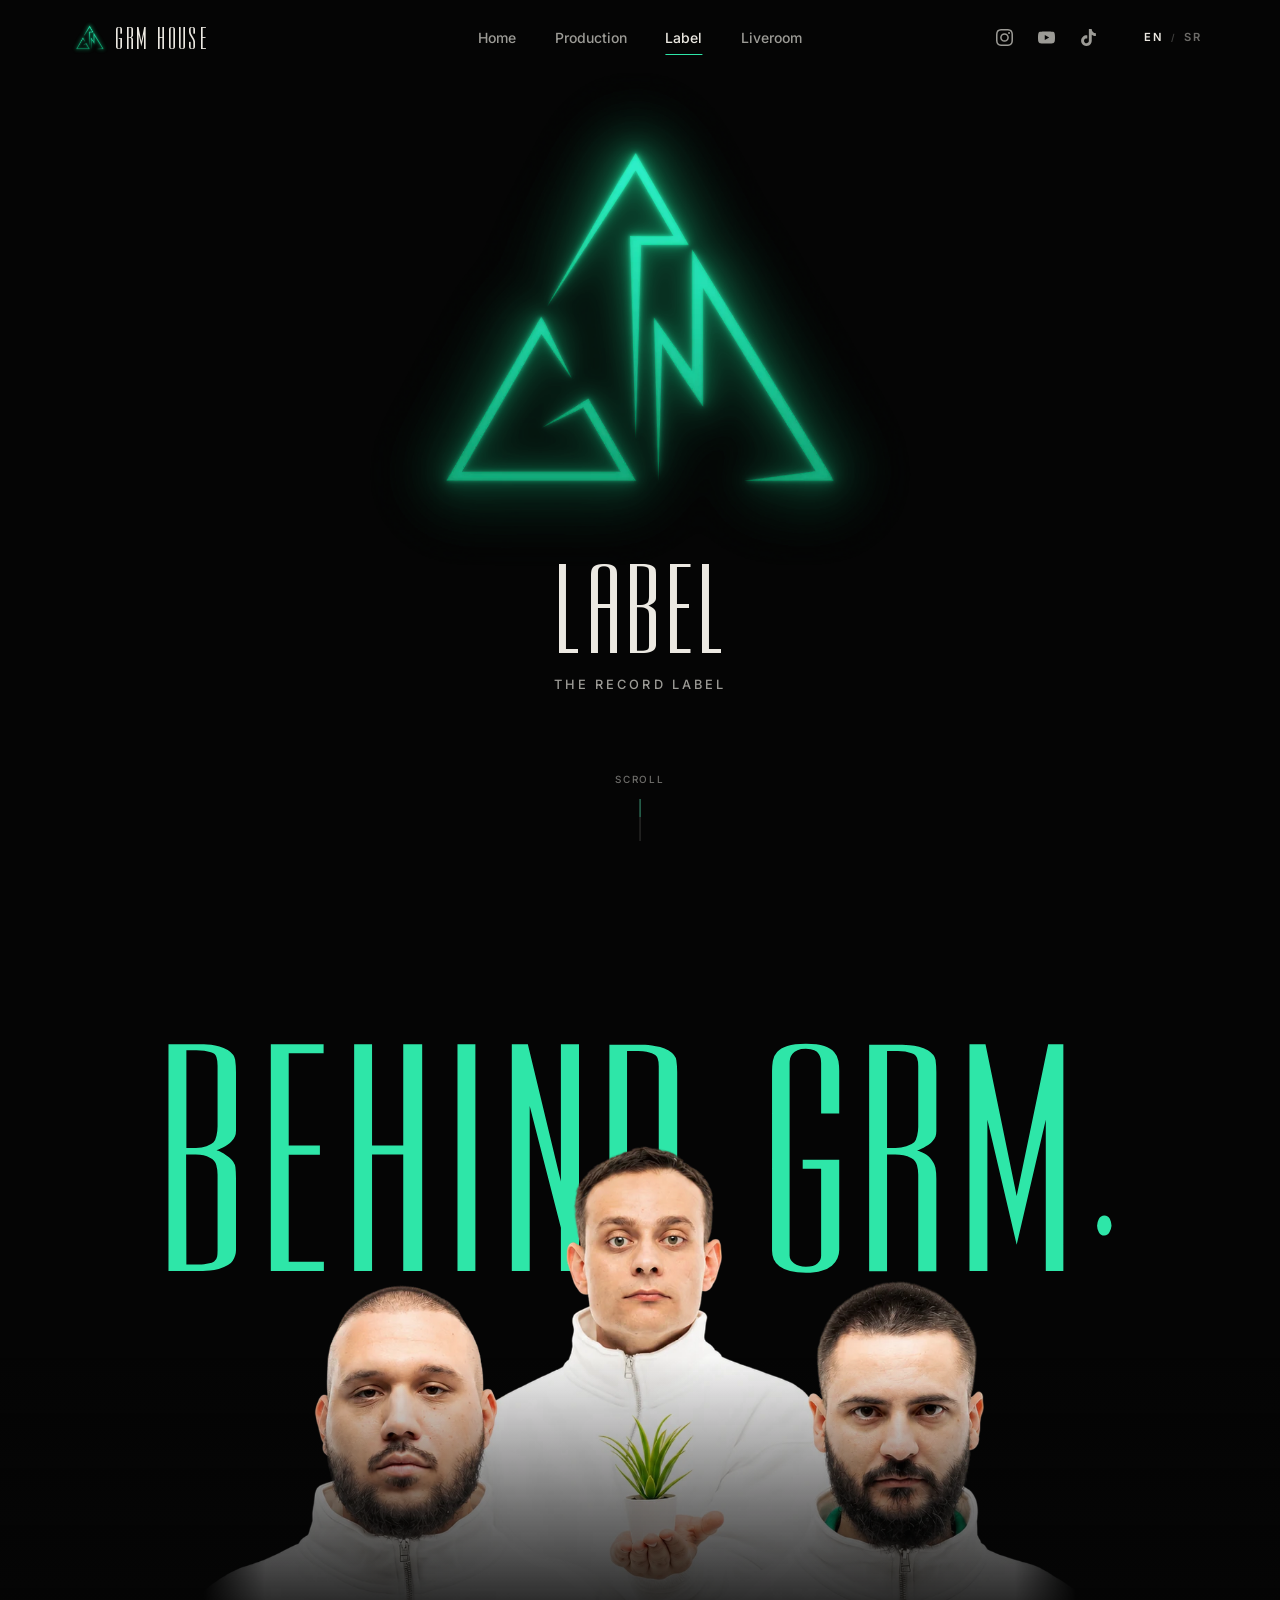
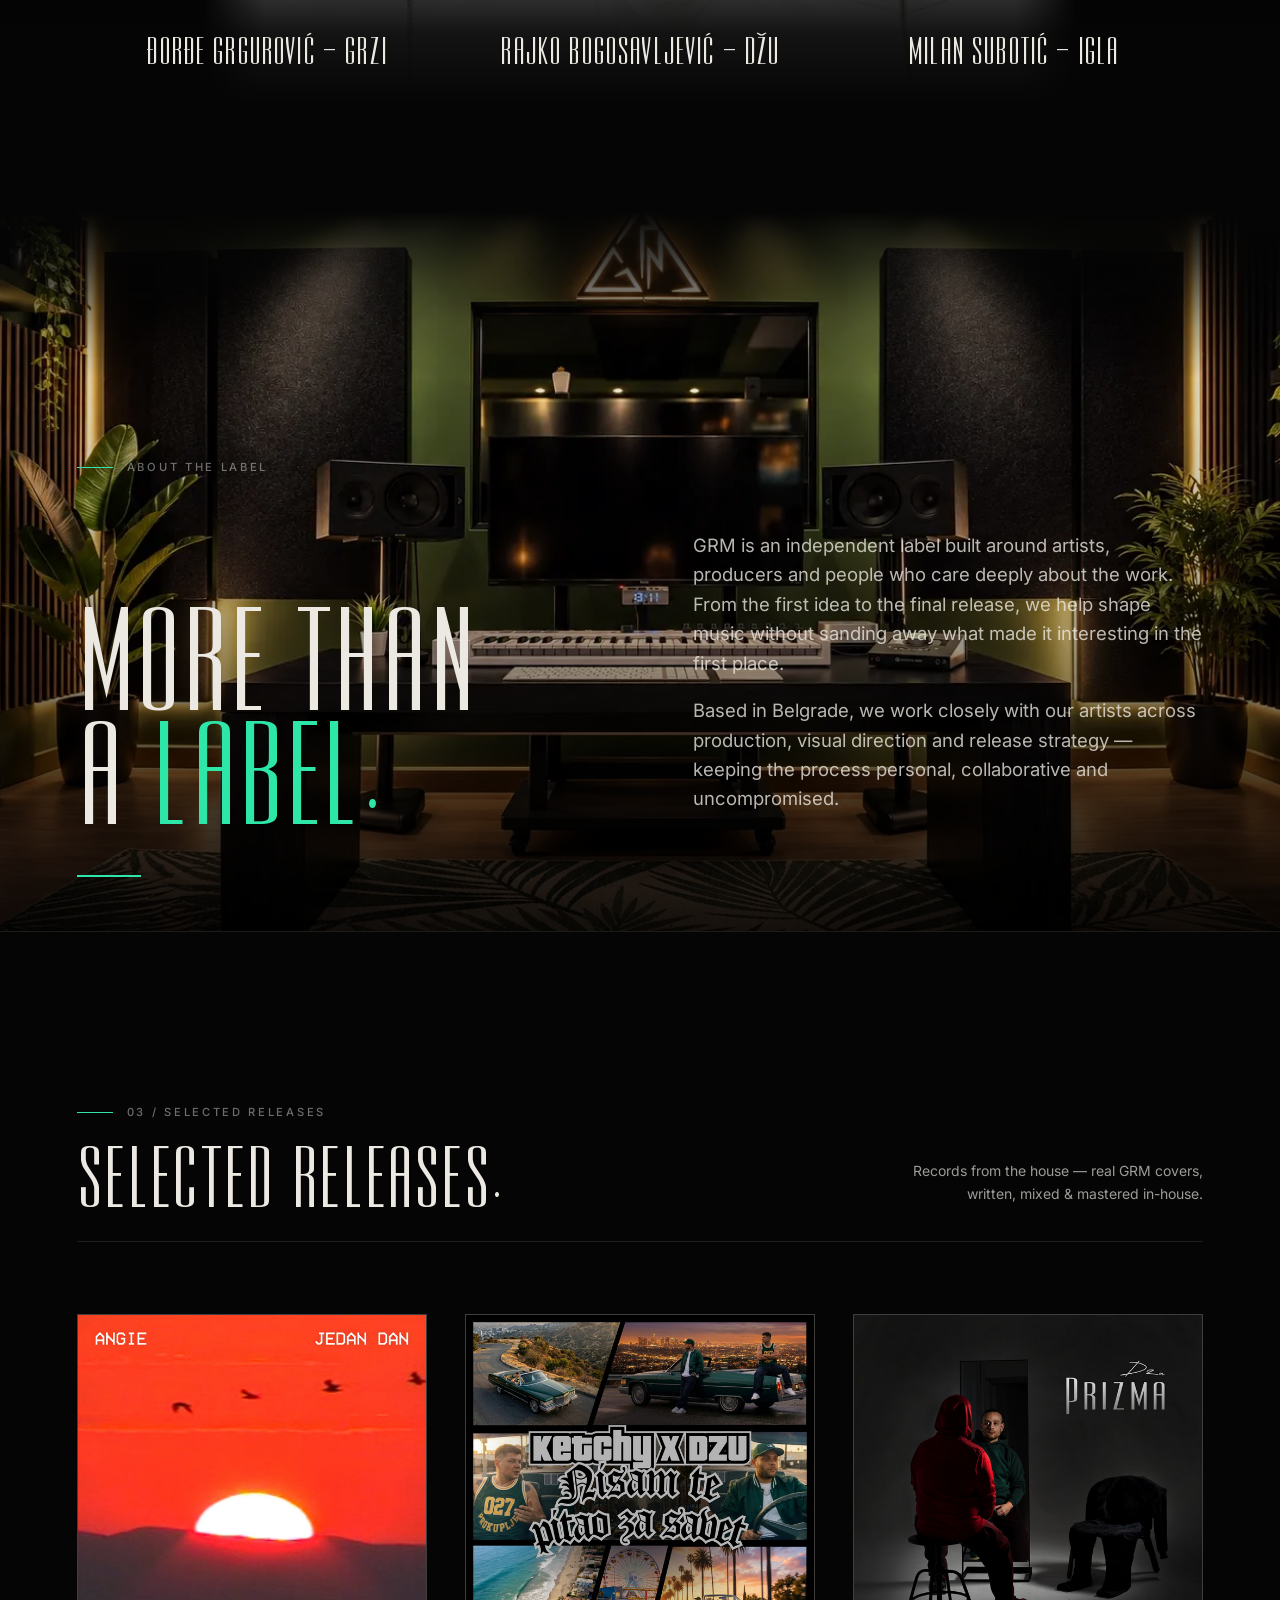
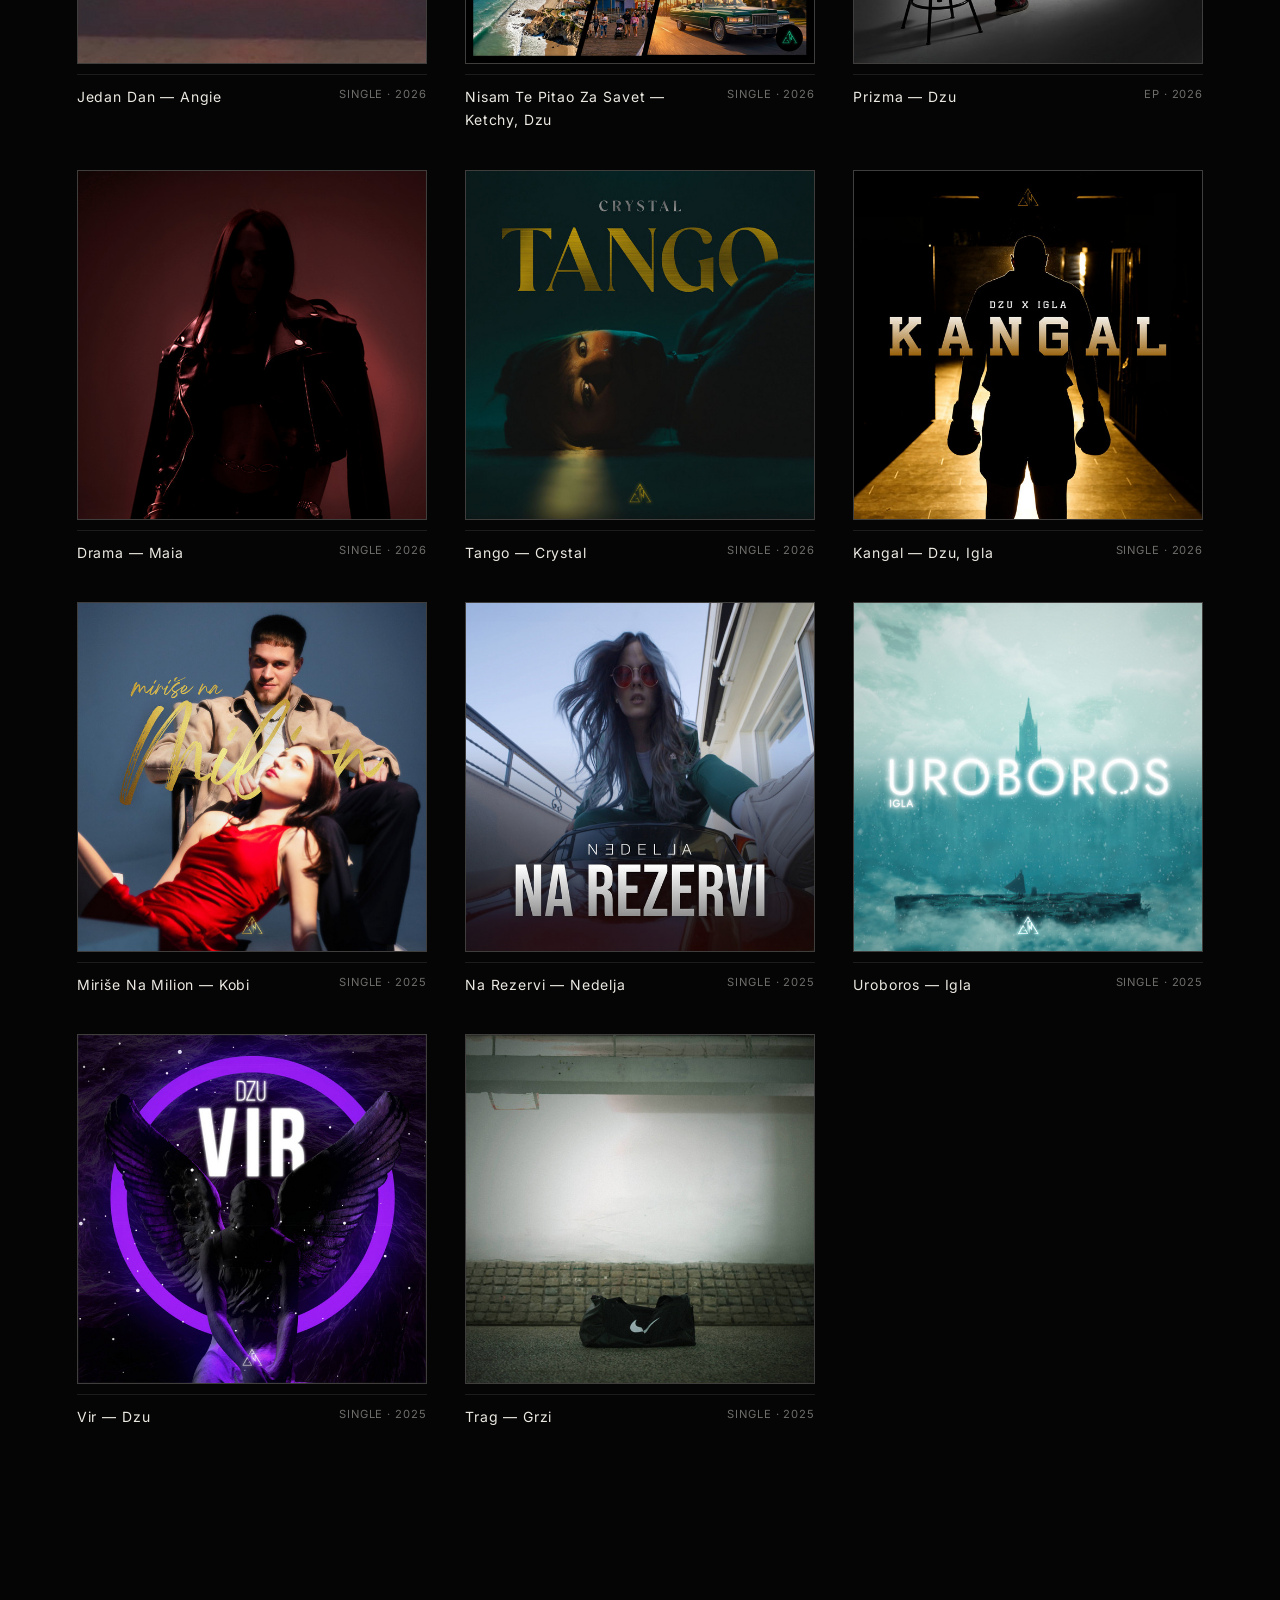
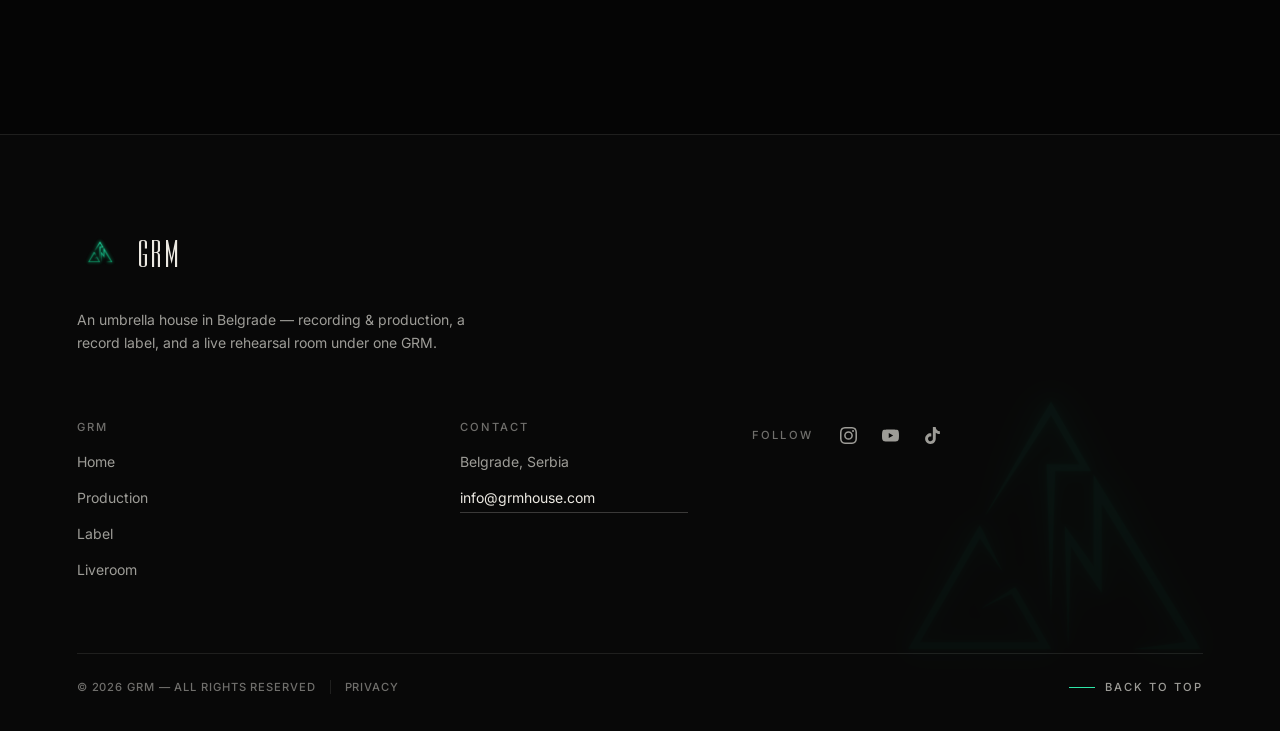
<file: label/index.html>
<!DOCTYPE html>
<html lang="en">
<head>
  <meta charset="UTF-8">
  <meta name="viewport" content="width=device-width, initial-scale=1.0">
  <title data-i18n="meta.label.title">GRM Label — the label</title>
  <meta name="description" content="GRM Label is the record-label side of GRM — artists, releases and music from the GRM house." data-i18n-content="meta.label.desc">
  <meta name="theme-color" content="#050505">

  <meta property="og:title" content="GRM Label — the label" data-i18n-content="meta.label.ogTitle">
  <meta property="og:description" content="Artists, releases and music — GRM's record label." data-i18n-content="meta.label.ogDesc">
  <meta property="og:type" content="website">
  <meta property="og:locale" content="en">
  <meta property="og:url" content="https://www.grmhouse.com/label/">
  <meta property="og:image" content="https://www.grmhouse.com/assets/img/grm-tile-2.png">

  <link rel="icon" type="image/png" href="../assets/img/favicon.png">
  <link rel="preload" as="image" href="../assets/img/GRM Label Glow.webp">

  <link rel="stylesheet" href="../css/style.css?v=20261125-1515">

  <script src="../js/translations.js?v=20261125-1515"></script>
  <script src="../js/i18n.js?v=20261125-1515"></script>

  <script>
    /* arriving from a Home takeover or a division hand-off: always start at the
       top — never let the browser restore an old scroll position under the logo */
    if ((sessionStorage.getItem("grm-arrival") === "label" || sessionStorage.getItem("grm-morph-arrival") === "label") &&
        "scrollRestoration" in history) history.scrollRestoration = "manual";
    if (sessionStorage.getItem("grm-arrival") === "label") {
    }
    if (sessionStorage.getItem("grm-arrival") === "label") {
      document.documentElement.classList.add("division-arrival-pending");
    }
    if (sessionStorage.getItem("grm-morph-arrival") === "label") {
      document.documentElement.classList.add("division-morph-pending");
      document.documentElement.classList.add("division-morph-ui-pending");
    }
  </script>
</head>
<body class="theme-label" data-root="../" data-page="label">
<script>
  (function () {
    if (sessionStorage.getItem("grm-arrival") !== "label") return;
    var raw = sessionStorage.getItem("grm-label-start-rect");
    if (!raw) return;
    var rect;
    try { rect = JSON.parse(raw); } catch (e) { return; }
    var overlay = document.createElement("img");
    overlay.id = "labelTransitionLogo";
    overlay.className = "label-transition-logo";
    overlay.src = "../assets/img/GRM Label Glow.webp";
    overlay.alt = "";
    overlay.setAttribute("aria-hidden", "true");
    overlay.style.left = rect.left + "px";
    overlay.style.top = rect.top + "px";
    overlay.style.width = rect.width + "px";
    overlay.style.height = rect.height + "px";
    overlay.style.transition = "none";
    document.body.appendChild(overlay);
  }());
</script>

  <a class="skip-link" href="#main" data-i18n="common.skip">Skip to content</a>
  <div class="progress" id="progress" aria-hidden="true"></div>

  <!-- Shared header + mobile menu, injected by js/main.js -->
  <div id="headerMount" data-root="../"></div>

  <main id="main" tabindex="-1">

    <!-- ============================================================
         PAGE HERO — GRM Label
         ============================================================ -->
    <section class="division-minimal-hero" id="top" aria-labelledby="label-hero-title">
      <div class="division-minimal-hero__lockup">
        <img class="division-minimal-hero__logo" src="../assets/img/GRM Label Glow.webp" alt="GRM Label" data-i18n-alt="label.hero.logoAlt" width="2160" height="2160">
        <p class="division-minimal-hero__title" data-i18n="label.hero.title">LABEL</p>
        <h1 id="label-hero-title" data-i18n="label.hero.h1">THE RECORD LABEL</h1>
      </div>
      <div class="division-minimal-hero__scroll" aria-hidden="true"><span data-i18n="common.scroll">Scroll</span><i></i></div>
    </section>

    <!-- ============================================================
         SECTION 01 — THE PEOPLE BEHIND GRM (line-up)
         One group photograph split into a cut-out per person
         (assets/img/people). The huge "BEHIND GRM." sits behind the
         photo; hovering, focusing or tapping a person steps them
         forward: their layer grows, a Label-green outline fades in,
         the big word becomes their nickname, the other two fall into
         shadow, and their one-sentence bio fades in under their
         credit. All three outlines grow with their person and sit above
         the fade. State lives
         in [data-active] on the stage; js/main.js only sets it.
         ============================================================ -->
    <section class="section label-lineup" id="people" aria-labelledby="label-people-title">
      <div class="label-lineup__stage" data-lineup>
        <!-- Liveroom-style reveal, people first: photo + outlines → the word behind them (once they are solid) → names -->
        <!-- the picture: word + photo + fade + outlines. Pinned on phones while the bios scroll past -->
        <div class="label-lineup__visual">
          <div class="label-lineup__words reveal">
            <h2 class="label-lineup__word" id="label-people-title" data-i18n="label.people.title">Behind GRM.</h2>
            <p class="label-lineup__word label-lineup__nick" data-p="0" aria-hidden="true">Grzi</p>
            <p class="label-lineup__word label-lineup__nick" data-p="1" aria-hidden="true">Džu</p>
            <p class="label-lineup__word label-lineup__nick" data-p="2" aria-hidden="true">Igla</p>
          </div>

          <div class="label-lineup__photo reveal" data-hitmap="../assets/img/people/hitmap.png" role="img" aria-label="Đorđe Grgurović – Grzi, Rajko Bogosavljević – Džu and Milan Subotić – Igla in white quarter-zips; Džu holds a small potted plant" data-i18n-aria-label="label.people.photoAlt">
            <div class="label-lineup__layer label-lineup__person" data-p="0"><img src="../assets/img/people/grzi.webp" alt="" width="1254" height="1254" decoding="async" draggable="false"></div>
            <div class="label-lineup__layer label-lineup__person" data-p="1"><img src="../assets/img/people/dzu.webp" alt="" width="1254" height="1254" decoding="async" draggable="false"></div>
            <div class="label-lineup__layer label-lineup__person" data-p="2"><img src="../assets/img/people/igla.webp" alt="" width="1254" height="1254" decoding="async" draggable="false"></div>
          </div>
          <div class="label-lineup__fade" aria-hidden="true"></div>
          <!-- all three outlines, drawn ABOVE the fade so the glow is never dimmed by it.
               each grows with its person and fades in on the same timing -->
          <div class="label-lineup__lines reveal" aria-hidden="true">
              <div class="label-lineup__layer label-lineup__outline" data-p="0"><img src="../assets/img/people/outline-grzi.webp" alt="" width="1254" height="1254" decoding="async" draggable="false"></div>
              <div class="label-lineup__layer label-lineup__outline" data-p="2"><img src="../assets/img/people/outline-igla.webp" alt="" width="1254" height="1254" decoding="async" draggable="false"></div>
              <div class="label-lineup__layer label-lineup__outline" data-p="1"><img src="../assets/img/people/outline-dzu.webp" alt="" width="1254" height="1254" decoding="async" draggable="false"></div>
          </div>
        </div>

        <ul class="label-lineup__credits reveal" role="list">
          <li class="label-lineup__credit" data-p="0">
            <button class="label-lineup__who" type="button" aria-pressed="false" aria-describedby="lineup-bio-0">
              <span class="label-lineup__name">Đorđe Grgurović – Grzi</span>
            </button>
            <div class="label-lineup__detail">
              <p class="label-lineup__bio" id="lineup-bio-0" data-i18n="label.people.bio.grzi">Grzi is a music producer and sound engineer, and one of the co-founders of GRM House. Everything sound goes through him, from recording and production to mixing and mastering.</p>
            </div>
          </li>
          <li class="label-lineup__credit" data-p="1">
            <button class="label-lineup__who" type="button" aria-pressed="false" aria-describedby="lineup-bio-1">
              <span class="label-lineup__name">Rajko Bogosavljević – Džu</span>
            </button>
            <div class="label-lineup__detail">
              <p class="label-lineup__bio" id="lineup-bio-1" data-i18n="label.people.bio.dzu">With 10 years of experience in the music industry, Džu transitioned from recording artist to distribution coordinator. He co-founded GRM in 2025. Today, he oversees music distribution and release operations.</p>
            </div>
          </li>
          <li class="label-lineup__credit" data-p="2">
            <button class="label-lineup__who" type="button" aria-pressed="false" aria-describedby="lineup-bio-2">
              <span class="label-lineup__name">Milan Subotić – Igla</span>
            </button>
            <div class="label-lineup__detail">
              <p class="label-lineup__bio" id="lineup-bio-2" data-i18n="label.people.bio.igla">A motion designer and video editor since 2014, Igla co-founded GRM House, where he leads video production and runs the Liveroom.</p>
            </div>
          </li>
        </ul>
      </div>
    </section>

    <!-- ============================================================
         SECTION 02 — ABOUT GRM LABEL ("More than a label.")
         A quiet editorial introduction: eyebrow, one large
         Ultra-Condensed statement, and the supporting copy set to
         the right of the statement. One Label-green accent detail
         and a thin hairline — nothing else. Typography is the layout.
         ============================================================ -->
    <section class="section label-about" id="about" aria-labelledby="label-about-title">
      <div class="label-about__bg" aria-hidden="true">
        <div class="label-about__motion">
          <div class="label-about__frame">
            <img src="../assets/img/GRM-studio-landscape.webp" alt="" width="1536" height="1024" decoding="async">
          </div>
        </div>
        <span class="label-about__veil"></span>
        <span class="label-about__vignette"></span>
      </div>
      <div class="container">
        <p class="eyebrow reveal" data-i18n="label.about.eyebrow">About the label</p>

        <div class="label-about__spread">
          <h2 class="label-about__statement reveal" id="label-about-title" data-delay="1">
            <span data-i18n="label.about.titleA">More than</span><br><span data-i18n="label.about.titleB">a </span><em data-i18n="label.about.titleC">label.</em>
          </h2>
          <div class="label-about__body reveal" data-delay="2">
            <p data-i18n="label.about.p1">GRM is an independent label built around artists, producers and people who care deeply about the work. From the first idea to the final release, we help shape music without sanding away what made it interesting in the first place.</p>
            <p data-i18n="label.about.p2">Based in Belgrade, we work closely with our artists across production, visual direction and release strategy — keeping the process personal, collaborative and uncompromised.</p>
          </div>
        </div>

        <span class="label-about__rule reveal" data-delay="3" aria-hidden="true"></span>
      </div>
    </section>

    <!-- ============================================================
         SECTION 03 — SELECTED RELEASES
         Reuses the design playground's Selected Releases treatment:
         a three-column grid of large square covers on the dark
         background, with minimal real release information beneath
         each cover. The grid is generated from the GRM Spotify playlist
         (scripts/sync-releases.mjs): nine tiles first, the rest arrive
         on scroll; each tile opens its track on Spotify.
         ============================================================ -->
    <section class="section label-releases" id="releases" aria-labelledby="label-releases-title">
      <div class="container">
        <div class="section-head reveal">
          <div>
            <p class="eyebrow" data-i18n="label.releases.eyebrow">03 / Selected releases</p>
            <h2 class="section-head__title" id="label-releases-title" data-i18n="label.releases.title">Selected releases.</h2>
          </div>
          <p class="section-head__note" data-i18n="label.releases.note">Records from the house — real GRM covers, written, mixed &amp; mastered in-house.</p>
        </div>

        <!-- releases:start (generated by scripts/sync-releases.mjs — edit data/releases.json, not this block) -->
        <div class="label-releases__grid" data-releases>

          <figure class="label-releases__item reveal">
            <div class="label-releases__media">
              <img src="../assets/img/releases/angie-jedan-dan.jpg" alt="Jedan Dan — Angie" width="640" height="640" decoding="async" draggable="false" loading="lazy">
            </div>
            <figcaption class="label-releases__meta">
              <span class="label-releases__t">Jedan Dan — Angie</span>
              <span class="label-releases__c"><span data-i18n="release.type.single">Single</span> · 2026</span>
            </figcaption>
            <a class="label-releases__link" href="https://open.spotify.com/album/02YwIu99m6tP5N0n0TCqoK" target="_blank" rel="noopener noreferrer" aria-label="Jedan Dan — Angie — listen on Spotify" data-i18n-aria-label="release.listen" data-i18n-args="{&quot;name&quot;:&quot;Jedan Dan — Angie&quot;}"></a>
          </figure>

          <figure class="label-releases__item reveal">
            <div class="label-releases__media">
              <img src="../assets/img/releases/ketchy-nisam-te-pitao-za-savet.jpg" alt="Nisam Te Pitao Za Savet — Ketchy, Dzu" width="640" height="640" decoding="async" draggable="false" loading="lazy">
            </div>
            <figcaption class="label-releases__meta">
              <span class="label-releases__t">Nisam Te Pitao Za Savet — Ketchy, Dzu</span>
              <span class="label-releases__c"><span data-i18n="release.type.single">Single</span> · 2026</span>
            </figcaption>
            <a class="label-releases__link" href="https://open.spotify.com/album/133b8YJizYWFfXRorScSRf" target="_blank" rel="noopener noreferrer" aria-label="Nisam Te Pitao Za Savet — Ketchy, Dzu — listen on Spotify" data-i18n-aria-label="release.listen" data-i18n-args="{&quot;name&quot;:&quot;Nisam Te Pitao Za Savet — Ketchy, Dzu&quot;}"></a>
          </figure>

          <figure class="label-releases__item reveal">
            <div class="label-releases__media">
              <img src="../assets/img/releases/dzu-prizma.jpg" alt="Prizma — Dzu" width="640" height="640" decoding="async" draggable="false" loading="lazy">
            </div>
            <figcaption class="label-releases__meta">
              <span class="label-releases__t">Prizma — Dzu</span>
              <span class="label-releases__c"><span data-i18n="release.type.ep">EP</span> · 2026</span>
            </figcaption>
            <a class="label-releases__link" href="https://open.spotify.com/album/2r0IEzDy97D05pKxvaHOzu" target="_blank" rel="noopener noreferrer" aria-label="Prizma — Dzu — listen on Spotify" data-i18n-aria-label="release.listen" data-i18n-args="{&quot;name&quot;:&quot;Prizma — Dzu&quot;}"></a>
          </figure>

          <figure class="label-releases__item reveal">
            <div class="label-releases__media">
              <img src="../assets/img/releases/maia-drama.jpg" alt="Drama — Maia" width="640" height="640" decoding="async" draggable="false" loading="lazy">
            </div>
            <figcaption class="label-releases__meta">
              <span class="label-releases__t">Drama — Maia</span>
              <span class="label-releases__c"><span data-i18n="release.type.single">Single</span> · 2026</span>
            </figcaption>
            <a class="label-releases__link" href="https://open.spotify.com/album/2GJ1eDH3PuMlixkWBPBcot" target="_blank" rel="noopener noreferrer" aria-label="Drama — Maia — listen on Spotify" data-i18n-aria-label="release.listen" data-i18n-args="{&quot;name&quot;:&quot;Drama — Maia&quot;}"></a>
          </figure>

          <figure class="label-releases__item reveal">
            <div class="label-releases__media">
              <img src="../assets/img/releases/crystal-tango.jpg" alt="Tango — Crystal" width="640" height="640" decoding="async" draggable="false" loading="lazy">
            </div>
            <figcaption class="label-releases__meta">
              <span class="label-releases__t">Tango — Crystal</span>
              <span class="label-releases__c"><span data-i18n="release.type.single">Single</span> · 2026</span>
            </figcaption>
            <a class="label-releases__link" href="https://open.spotify.com/album/54eD3YIVdFPLd25uqNIGFH" target="_blank" rel="noopener noreferrer" aria-label="Tango — Crystal — listen on Spotify" data-i18n-aria-label="release.listen" data-i18n-args="{&quot;name&quot;:&quot;Tango — Crystal&quot;}"></a>
          </figure>

          <figure class="label-releases__item reveal">
            <div class="label-releases__media">
              <img src="../assets/img/releases/dzu-igla-kangal.jpg" alt="Kangal — Dzu, Igla" width="640" height="640" decoding="async" draggable="false" loading="lazy">
            </div>
            <figcaption class="label-releases__meta">
              <span class="label-releases__t">Kangal — Dzu, Igla</span>
              <span class="label-releases__c"><span data-i18n="release.type.single">Single</span> · 2026</span>
            </figcaption>
            <a class="label-releases__link" href="https://open.spotify.com/album/71kZSWer0o8Liy4xDVtRx8" target="_blank" rel="noopener noreferrer" aria-label="Kangal — Dzu, Igla — listen on Spotify" data-i18n-aria-label="release.listen" data-i18n-args="{&quot;name&quot;:&quot;Kangal — Dzu, Igla&quot;}"></a>
          </figure>

          <figure class="label-releases__item reveal">
            <div class="label-releases__media">
              <img src="../assets/img/releases/kobi-mirise-na-milion.jpg" alt="Miriše Na Milion — Kobi" width="640" height="640" decoding="async" draggable="false" loading="lazy">
            </div>
            <figcaption class="label-releases__meta">
              <span class="label-releases__t">Miriše Na Milion — Kobi</span>
              <span class="label-releases__c"><span data-i18n="release.type.single">Single</span> · 2025</span>
            </figcaption>
            <a class="label-releases__link" href="https://open.spotify.com/album/119kMmjwCC0wHcPsmF71E0" target="_blank" rel="noopener noreferrer" aria-label="Miriše Na Milion — Kobi — listen on Spotify" data-i18n-aria-label="release.listen" data-i18n-args="{&quot;name&quot;:&quot;Miriše Na Milion — Kobi&quot;}"></a>
          </figure>

          <figure class="label-releases__item reveal">
            <div class="label-releases__media">
              <img src="../assets/img/releases/nedelja-na-rezervi.jpg" alt="Na Rezervi — Nedelja" width="640" height="640" decoding="async" draggable="false" loading="lazy">
            </div>
            <figcaption class="label-releases__meta">
              <span class="label-releases__t">Na Rezervi — Nedelja</span>
              <span class="label-releases__c"><span data-i18n="release.type.single">Single</span> · 2025</span>
            </figcaption>
            <a class="label-releases__link" href="https://open.spotify.com/album/53aNOwFxiJmQxq0djAQHD8" target="_blank" rel="noopener noreferrer" aria-label="Na Rezervi — Nedelja — listen on Spotify" data-i18n-aria-label="release.listen" data-i18n-args="{&quot;name&quot;:&quot;Na Rezervi — Nedelja&quot;}"></a>
          </figure>

          <figure class="label-releases__item reveal">
            <div class="label-releases__media">
              <img src="../assets/img/releases/igla-uroboros.jpg" alt="Uroboros — Igla" width="640" height="640" decoding="async" draggable="false" loading="lazy">
            </div>
            <figcaption class="label-releases__meta">
              <span class="label-releases__t">Uroboros — Igla</span>
              <span class="label-releases__c"><span data-i18n="release.type.single">Single</span> · 2025</span>
            </figcaption>
            <a class="label-releases__link" href="https://open.spotify.com/album/0XTfYc1n9DVInFNcCAXtX5" target="_blank" rel="noopener noreferrer" aria-label="Uroboros — Igla — listen on Spotify" data-i18n-aria-label="release.listen" data-i18n-args="{&quot;name&quot;:&quot;Uroboros — Igla&quot;}"></a>
          </figure>

          <figure class="label-releases__item reveal is-queued">
            <div class="label-releases__media">
              <img src="../assets/img/releases/dzu-vir.jpg" alt="Vir — Dzu" width="640" height="640" decoding="async" draggable="false" loading="lazy">
            </div>
            <figcaption class="label-releases__meta">
              <span class="label-releases__t">Vir — Dzu</span>
              <span class="label-releases__c"><span data-i18n="release.type.single">Single</span> · 2025</span>
            </figcaption>
            <a class="label-releases__link" href="https://open.spotify.com/album/5pjVRWJ2Axr8Uo14UH28dJ" target="_blank" rel="noopener noreferrer" aria-label="Vir — Dzu — listen on Spotify" data-i18n-aria-label="release.listen" data-i18n-args="{&quot;name&quot;:&quot;Vir — Dzu&quot;}"></a>
          </figure>

          <figure class="label-releases__item reveal is-queued">
            <div class="label-releases__media">
              <img src="../assets/img/releases/grzi-trag.jpg" alt="Trag — Grzi" width="640" height="640" decoding="async" draggable="false" loading="lazy">
            </div>
            <figcaption class="label-releases__meta">
              <span class="label-releases__t">Trag — Grzi</span>
              <span class="label-releases__c"><span data-i18n="release.type.single">Single</span> · 2025</span>
            </figcaption>
            <a class="label-releases__link" href="https://open.spotify.com/album/0jQrcgdhujBN3guIXMax3X" target="_blank" rel="noopener noreferrer" aria-label="Trag — Grzi — listen on Spotify" data-i18n-aria-label="release.listen" data-i18n-args="{&quot;name&quot;:&quot;Trag — Grzi&quot;}"></a>
          </figure>

        </div>
        <!-- releases:end -->
      </div>
    </section>

  </main>

  <!-- Shared footer, injected by js/main.js -->
  <div id="footerMount"></div>

  <script src="../js/main.js?v=20261125-1515"></script>

  <!-- ABOUT GRM — page-local behaviour for this one section: the one-shot
       develop-from-black reveal for the photograph and its type, plus the
       scroll-driven travel of the photograph inside the clipped frame.

       Page-local by design: js/main.js is untouched and the shared
       reveal/scroll architecture is not extended. Runs after main.js so the
       html.js class already exists before paint (no flash of the final
       frame). No-JS and reduced-motion land on the final state directly.

       Both halves read the same section reference and the same
       prefers-reduced-motion answer, so they share one query pass.

       THE SECTION SCROLLS NORMALLY. Nothing here pins, sticks or traps
       anything, and only .label-about__frame is ever written to — the
       type, the veil and the vignette are never touched, so reading order
       and type position are identical in both scroll directions.

       Progress is section-local, not a share of total page scroll:
         p = 0   section top at the viewport bottom edge (about to enter)
         p = 1   section bottom at the viewport top edge (just left)
       Direction is therefore automatic — scrolling back up runs the exact
       same interpolation in reverse.

        SIGN NOTE: the travel is expressed as source-row centres rather than a
        raw translate percentage, so the story is stated directly and cannot
        drift out of agreement with the numbers. ENTRY parks the window over
        the desk band with the logo wall still 70% in frame; EXIT parks it
        over the lit logo wall with the desk still in frame. Nothing swaps in
        or out at any point.

        Desktop only: below 1024px the frame releases its aspect ratio, `cover`
        fits the photo by height, and the whole range stays static at the
        resting framing. Reduced motion never attaches a listener, and
        `measure()` reports false if a viewport likewise leaves no overflow. -->
  <script>
    (function () {
      var section = document.querySelector(".label-about");
      if (!section) return;
      var motion = section.querySelector(".label-about__motion");
      var frame = motion ? motion.querySelector(".label-about__frame") : null;
      var img = frame ? frame.querySelector("img") : null;
      if (!frame || !img) return;

      var hasMQ = !!window.matchMedia;
      var reduceMQ = hasMQ ? window.matchMedia("(prefers-reduced-motion: reduce)") : null;
      var reduced = !!reduceMQ && reduceMQ.matches;

      /* ---- one-shot reveal -------------------------------------------------
         The photograph develops from black first, then the type settles in
         behind it. Fires once and disconnects; scrolling back never re-hides
         anything. Reduced motion and no-IntersectionObserver land on the
         final frame immediately. */
      if (reduced || !("IntersectionObserver" in window)) {
        section.classList.add("is-revealed");
      } else {
        var io = new IntersectionObserver(function (entries) {
          for (var i = 0; i < entries.length; i++) {
            if (!entries[i].isIntersecting) continue;
            section.classList.add("is-revealed");
            io.disconnect();
            return;
          }
        }, { threshold: 0.25, rootMargin: "0px 0px -10% 0px" });

        io.observe(section);
      }

      /* ---- scroll travel ---------------------------------------------------
         compose the two transforms on two different elements: the reveal owns
         opacity + scale on the inner `img`, this owns translate3d + scale on
         .label-about__frame, so they never compete for the same property. */
      if (!motion || !img || !hasMQ) return;

      var wideMQ = window.matchMedia("(min-width: 1024px)");

      /* The travel is driven by WHERE THE VISIBLE WINDOW SITS IN THE
         PHOTOGRAPH, not by a raw percentage offset. Two numbers are
         interpolated linearly with scroll progress — no easing, no spring,
         nothing that lags the scroll position:

           U_FROM -> U_TO   position along the feasible row band (0-1);
                            the band's own bounds supply the actual rows,
                            because they differ per viewport (see paint())
           SCALE_FROM -> SCALE_TO   how close the room feels

         Both ends are picked from the measured structure of
         GRM-studio-landscape.jpg (1536x1024, 3:2 landscape), read off a
         40-band row luminance profile:

           0.124-0.254  lit GRM logo wall   (mean 87-135, peak 135)
           0.29-0.55    dark room depth     (mean 24-41)
           0.588-0.652  lit desk / console  (mean 65-83, peak 83)
           0.71-1.00    lower room, amber   (mean 38-84)

         ENTRY  u=0   the window sits as LOW as the landmark trim points allow,
                      so the desk is in full and the lower amber room fills
                      the frame; the logo wall keeps its bottom 75%
         MID    u=.484  both landmarks in full
         EXIT   u=1   the window sits as HIGH as geometry allows, so the logo
                      wall is in full with the dark upper wall above it

         BOTH LANDMARKS ARE IN FRAME AT EVERY POINT, not merely at the stops.
         That is the point of the landscape derivative: because the photo is
         3:2, the window is ~67% of it at entry on a 16:9 desktop, and
         holding the logo's top (0.124) and the desk's bottom (0.652)
         together needs only 0.53. Nothing has to swap in or out at any
         point; the room simply gets closer and then settles back.

         U_MID is a separate stop rather than the midpoint of the two ends,
         because the composition is stated explicitly at the balanced frame
         rather than inferred from a straight lerp. Each half is still a
         straight line, so the movement stays perfectly linear and
         lag-free.

         Scale runs 1.12 -> 1.02, so the midpoint lands at 1.07 and the
         room settles back toward natural scale as the logo arrives. It is
         never allowed to reach 1.0, which is what would expose an edge.

         AMPLITUDE (measured, not predicted). Because the endpoints are the
         measured band rather than fixed rows, travel is a function of section
         WIDTH and the scale range, not of the aperture height — changing
         80svh would buy nothing here.

           1024x768    85px   14% of the section's height
           1280x800   106px   17%
           1366x768   114px   19%
           1440x900   120px   17%
           1600x900   133px   19%
           1920x1080  160px   19%
           2560x1440  213px   19%

         All of it is spent out of overflow, all of it monotonic, and the
         reverse retrace is exact. That clears the brief's nominal +/-10-12%
         translate while both landmarks stay in frame throughout.

         What still caps it is the photograph itself: the logo wall's top sits
         0.124 down, so the window can never rise above its own top edge, and
         that fixed row — not the aperture — is what stops the sweep. A
         landscape source is what made this possible at all; with the
         portrait, the same 80svh window showed 37% of the photo and the two
         landmarks could not both stay in frame at any travel. */

      /* The path is authored as three stops in NORMALISED band space, because
         fixed source rows cannot describe the composition: an absolute 80svh
         aperture is a fixed pixel height, but its share of the photograph
         moves with width and scale, so the same row trims the logo to 44% on
         one desktop and wastes the travel on another. Normalising lets the
         measured band do the work at every viewport:
           u = 0   desk-forward extreme (the band's upper bound)
           u = 1   logo-forward extreme (the band's lower bound)
         At 1440x900 the band is [0.350, 0.506], so the stops resolve to
         centres 0.491 / 0.431 / 0.368 and windows 0.156-0.826 /
         0.080-0.781 / 0.000-0.735. */
      var U_FROM = 0.0, U_MID = 0.484, U_TO = 1.0;
      var SCALE_FROM = 1.12, SCALE_TO = 1.02;

      /* The two landmark trims. The aperture may not rise above the logo's
         trim point nor fall below the desk's, or one landmark drops under 75%
         of its lit core:
           logo core 0.124-0.254 -> trimming its top 25% lands at 0.156
           desk core 0.588-0.652 -> trimming its bottom 25% lands at 0.636 */
      var LOGO_TRIM = 0.156, DESK_TRIM = 0.636;

      var sectionTop = 0, sectionHeight = 0, viewportH = 0;
      var frameHeight = 0;
      var queued = false, resizeTimer = 0, live = false;

      /* The only layout read in the script. Everything the frame callback
         needs is snapshotted here and refreshed on resize/load.
         Returns false when there is nothing to travel through — on an
         unusually tall desktop viewport the frame can end up no taller
         than the section, which leaves no overflow at all. */
      function measure() {
        var r = section.getBoundingClientRect();
        sectionTop = r.top + window.pageYOffset;
        sectionHeight = r.height;
        viewportH = window.innerHeight;

        frameHeight = frame.offsetHeight;
        return frameHeight - sectionHeight > 1;
      }

      function paint() {
        queued = false;
        /* Single gate for every path that can reach a frame — scroll, resize
           and load all funnel through here, so `live` is checked once and a
           disabled build can never be written to. */
        if (!live) return;
        var span = sectionHeight + viewportH;
        if (span <= 0) return;
        var p = (window.pageYOffset + viewportH - sectionTop) / span;
        if (p < 0) p = 0; else if (p > 1) p = 1;

        var scale = SCALE_FROM + (SCALE_TO - SCALE_FROM) * p;
        /* Three stops, two straight segments — see the note on U_MID. */
        var u = p <= 0.5
          ? U_FROM + (U_MID - U_FROM) * (p / 0.5)
          : U_MID + (U_TO - U_MID) * ((p - 0.5) / 0.5);

        /* The frame IS the photograph (aspect-ratio 3/2 matches the source),
           so the rendered image height is the frame height scaled — there is
           no `cover` slack to account for, and no `object-position` to
           reconcile. */
        var rendered = frameHeight * scale;
        /* HALF THE WINDOW, in source rows. `80svh` is an absolute height, but
           the window's share of the photograph is not: it is A/(W/1.5*scale),
           which is 0.88 of the photo at 1024x768 but only 0.61 at 16:9. Fixed
           row constants therefore cannot describe the composition — at
           1600x900 a hardcoded centre of 0.498 trims the logo to 44%.

           The feasible band is the intersection of two constraints:
             geometry   half <= c <= 1 - half     (never expose an edge)
             landmarks  c >= DESK_TRIM - half     (keep 75% of the desk)
                        c <= LOGO_TRIM + half     (keep 75% of the logo)

           Crucially the BAND DEFINES THE ENDPOINTS rather than merely
           bounding them. Clamping fixed stops into the band wastes most of
           the travel on viewports whose band sits off-centre: at 1024x768 the
           band is [0.44, 0.56] while the authored stops were [0.372, 0.498],
           they overlap by 0.057, and the travel collapses to 6.4% of the
           section's height. Mapping the path onto the band spends the whole
           range at every viewport and holds both landmarks throughout. */
        var half = sectionHeight / (2 * rendered);
        var lo = half > DESK_TRIM - half ? half : DESK_TRIM - half;
        var hi = 1 - half < LOGO_TRIM + half ? 1 - half : LOGO_TRIM + half;
        if (lo > hi) { var mid = (lo + hi) / 2; lo = mid; hi = mid; }

        /* Put source row `centre` at the middle of the aperture. The window
           is sectionHeight tall against a `rendered` tall photograph, so the
           shift that lands `centre` mid-aperture is (0.5 - centre)*rendered. */
        var centre = hi - u * (hi - lo);
        var shift = (0.5 - centre) * rendered;

        /* Second lock on the same door: hold the transform inside
           availableVerticalOverflow/2 whatever the band resolved to, so an
           edge can never be uncovered. */
        var limit = (rendered - sectionHeight) / 2;
        if (limit < 0) limit = 0;
        if (shift > limit) shift = limit;
        else if (shift < -limit) shift = -limit;

        /* transform is the only property written here — the frame callback
           performs no reads and no layout-affecting writes. */
        frame.style.transform =
          "translate3d(0," + shift.toFixed(2) + "px,0) scale(" + scale.toFixed(4) + ")";
      }

      function onScroll() {
        if (queued) return;
        queued = true;
        window.requestAnimationFrame(paint);
      }

      function onResize() {
        window.clearTimeout(resizeTimer);
        resizeTimer = window.setTimeout(function () {
          measure();
          onScroll();
        }, 120);
      }

      function sync() {
        /* measure() last: it reports whether the viewport actually leaves
           vertical slack to travel through. */
        live = wideMQ.matches && !(reduceMQ && reduceMQ.matches) && measure();
        if (live) {
          window.addEventListener("scroll", onScroll, { passive: true });
          window.addEventListener("resize", onResize);
          onScroll();
        } else {
          window.removeEventListener("scroll", onScroll);
          window.removeEventListener("resize", onResize);
          frame.style.transform = "";
        }
      }

      if (typeof reduceMQ.addEventListener === "function") {
        reduceMQ.addEventListener("change", sync);
        wideMQ.addEventListener("change", sync);
      }

      /* The photograph carries intrinsic width/height, so layout is already
         final here — this re-measure just removes the assumption. */
      window.addEventListener("load", function () {
        measure();
        onScroll();
      });

      sync();
    })();
  </script>
</body>
</html>
</file>
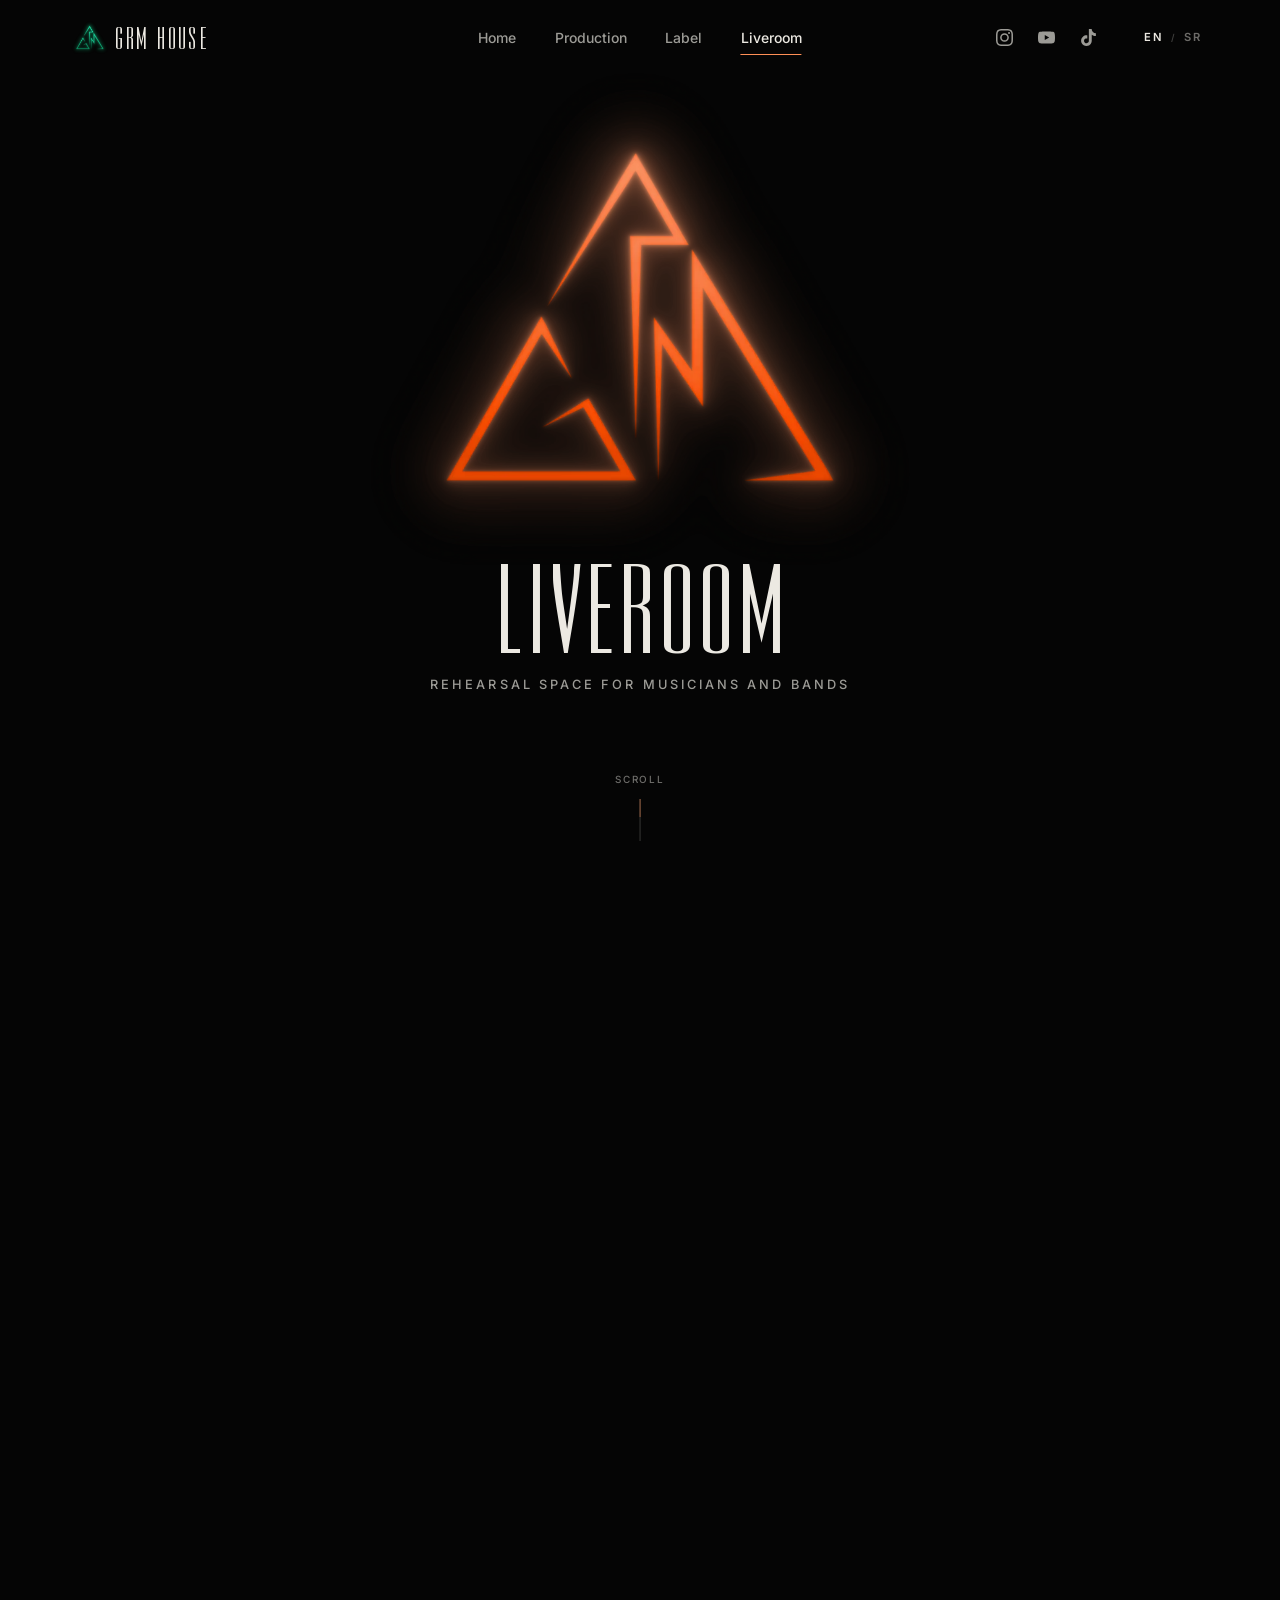
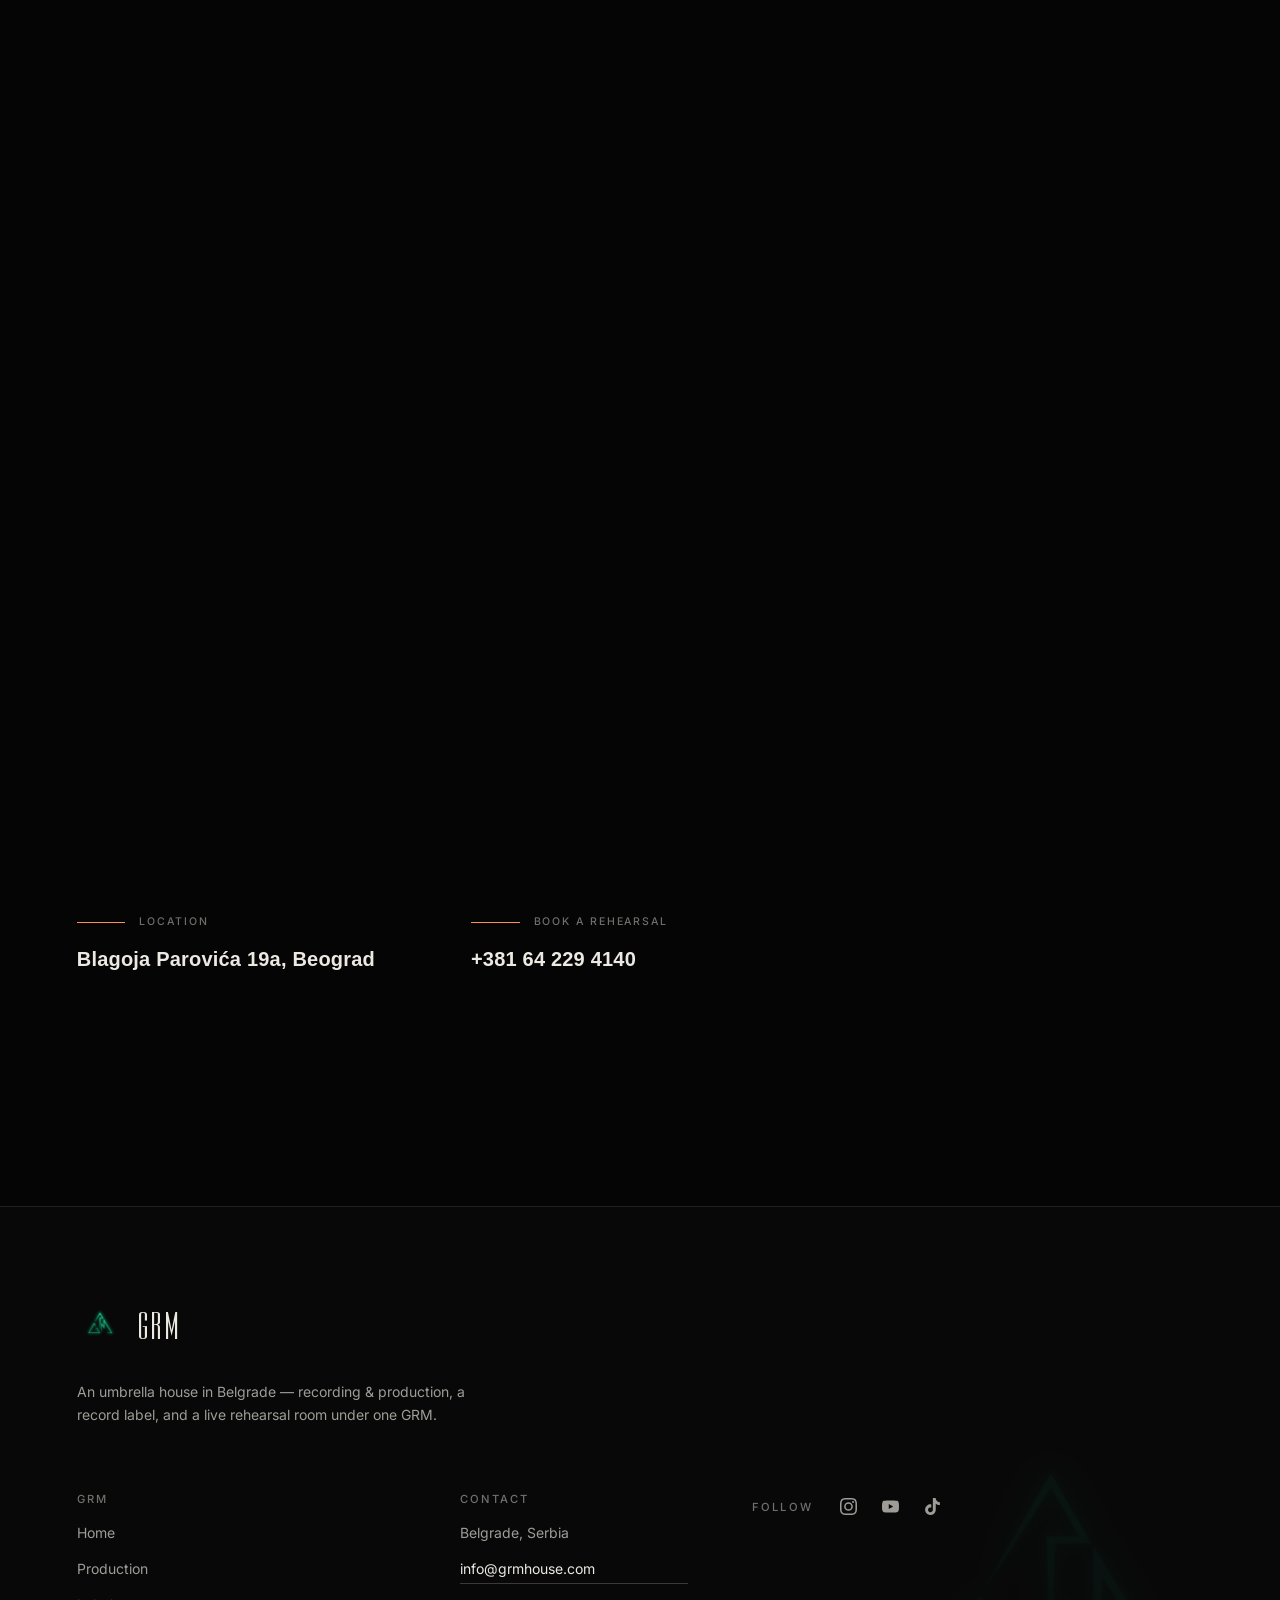
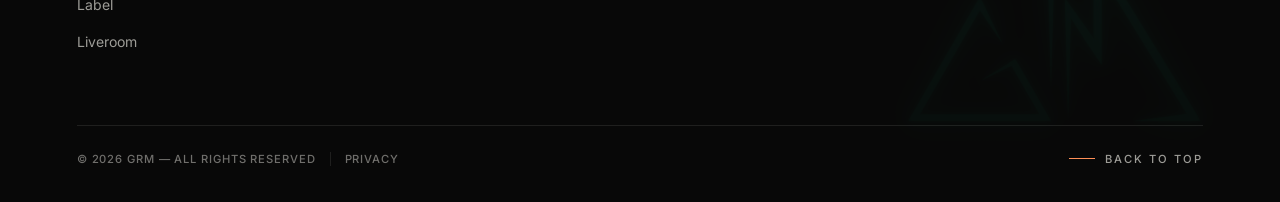
<file: liveroom/index.html>
<!DOCTYPE html>
<html lang="en">
<head>
  <meta charset="UTF-8">
  <meta name="viewport" content="width=device-width, initial-scale=1.0">
  <title data-i18n="meta.liveroom.title">GRM Liveroom — rehearsal space for musicians and bands</title>
  <meta name="description" content="GRM Liveroom is the rehearsal side of GRM — a prepared, quiet space for bands to work the set properly." data-i18n-content="meta.liveroom.desc">
  <meta name="theme-color" content="#050505">

  <meta property="og:title" content="GRM Liveroom — rehearsal space" data-i18n-content="meta.liveroom.ogTitle">
  <meta property="og:description" content="Rehearsal space for musicians and bands — GRM's live room." data-i18n-content="meta.liveroom.ogDesc">
  <meta property="og:type" content="website">
  <meta property="og:locale" content="en">
  <meta property="og:url" content="https://www.grmhouse.com/liveroom/">
  <meta property="og:image" content="https://www.grmhouse.com/assets/img/grm-tile-1.png">

  <link rel="icon" type="image/png" href="../assets/img/favicon.png">

  <link rel="stylesheet" href="../css/style.css?v=20261125-1515">
  <link rel="preload" as="image" href="../assets/img/GRM LiveRoom Glow.webp">

  <script src="../js/translations.js?v=20261125-1515"></script>
  <script src="../js/i18n.js?v=20261125-1515"></script>

  <script>
    /* arriving from a Home takeover or a division hand-off: always start at the
       top — never let the browser restore an old scroll position under the logo */
    if ((sessionStorage.getItem("grm-arrival") === "liveroom" || sessionStorage.getItem("grm-morph-arrival") === "liveroom") &&
        "scrollRestoration" in history) history.scrollRestoration = "manual";
    if (sessionStorage.getItem("grm-arrival") === "liveroom") {
      document.documentElement.classList.add("division-arrival-pending");
    }
    if (sessionStorage.getItem("grm-morph-arrival") === "liveroom") {
      document.documentElement.classList.add("division-morph-pending");
      document.documentElement.classList.add("division-morph-ui-pending");
    }
  </script>
</head>
<body class="theme-liveroom" data-root="../" data-page="liveroom">
<script>
  (function () {
    if (sessionStorage.getItem("grm-arrival") !== "liveroom") return;
    var raw = sessionStorage.getItem("grm-liveroom-start-rect");
    if (!raw) return;
    var rect;
    try { rect = JSON.parse(raw); } catch (e) { return; }
    var overlay = document.createElement("img");
    overlay.id = "liveroomTransitionLogo";
    overlay.className = "liveroom-transition-logo";
    overlay.src = "../assets/img/GRM LiveRoom Glow.webp";
    overlay.alt = "";
    overlay.setAttribute("aria-hidden", "true");
    overlay.style.left = rect.left + "px";
    overlay.style.top = rect.top + "px";
    overlay.style.width = rect.width + "px";
    overlay.style.height = rect.height + "px";
    overlay.style.transition = "none";
    document.body.appendChild(overlay);
  }());
</script>

  <a class="skip-link" href="#main" data-i18n="common.skip">Skip to content</a>
  <div class="progress" id="progress" aria-hidden="true"></div>

  <!-- Shared header + mobile menu, injected by js/main.js -->
  <div id="headerMount" data-root="../"></div>

  <main id="main" tabindex="-1">

    <!-- ============================================================
         PAGE HERO — GRM Liveroom
         ============================================================ -->
    <section class="division-minimal-hero" id="top" aria-labelledby="liveroom-hero-title">
      <div class="division-minimal-hero__lockup">
        <img class="division-minimal-hero__logo" src="../assets/img/GRM LiveRoom Glow.webp" alt="GRM Liveroom" data-i18n-alt="liveroom.hero.logoAlt" width="2160" height="2160">
        <p class="division-minimal-hero__title" data-i18n="liveroom.hero.title">LIVEROOM</p>
        <h1 id="liveroom-hero-title" data-i18n="liveroom.hero.h1">REHEARSAL SPACE FOR MUSICIANS AND BANDS</h1>
      </div>
      <div class="division-minimal-hero__scroll" aria-hidden="true"><span data-i18n="common.scroll">Scroll</span><i></i></div>
    </section>

    <section class="liveroom-room" id="liveroom-room" aria-labelledby="liveroom-room-title">
      <div class="liveroom-room__text">
        <p class="eyebrow lr-room lr-re" data-i18n="liveroom.room.eyebrow">Liveroom</p>
        <h2 class="liveroom-room__title lr-room lr-split lr-re" id="liveroom-room-title" data-i18n-html-title="liveroom.room.title">The<br><em>room</em></h2>
        <p class="liveroom-room__note lr-room lr-re" data-i18n="liveroom.room.note">Built for rehearsals. Plug in, turn up and play.</p>
      </div>
      <div class="liveroom-room__media">
        <figure class="liveroom-room__img liveroom-room__img--primary lr-room lr-re">
          <img src="../assets/img/Liveroom 1.webp" alt="GRM Liveroom control room" data-i18n-alt="liveroom.room.img1Alt" loading="lazy">
        </figure>
        <figure class="liveroom-room__img liveroom-room__img--wide lr-room lr-re">
          <img src="../assets/img/Liveroom 2.webp" alt="GRM Liveroom drum kit" data-i18n-alt="liveroom.room.img2Alt" loading="lazy">
        </figure>
        <figure class="liveroom-room__img liveroom-room__img--detail lr-room lr-re">
          <img src="../assets/img/Liveroom 3.webp" alt="GRM Liveroom Markbass amplifier" data-i18n-alt="liveroom.room.img3Alt" loading="lazy">
        </figure>
        <figure class="liveroom-room__img liveroom-room__img--detail lr-room lr-re">
          <img src="../assets/img/Liveroom 4.webp" alt="GRM Liveroom microphone" data-i18n-alt="liveroom.room.img4Alt" loading="lazy">
        </figure>
      </div>
    </section>
    <section class="liveroom-availability" id="availability" aria-labelledby="availability-title"><div class="liveroom-availability__head"><p class="eyebrow lr-room lr-re" data-i18n="liveroom.schedule.eyebrow">Room schedule</p><h2 id="availability-title" class="liveroom-availability__title lr-room lr-re" data-week-offset="0"><button class="liveroom-availability__title-arrow liveroom-availability__title-arrow--prev" type="button" aria-label="Previous week" data-i18n-aria-label="liveroom.schedule.prev"><svg class="liveroom-availability__chevron" viewBox="0 0 16 18" aria-hidden="true"><path d="M10 3 L4 9 L10 15"></path></svg></button><span class="liveroom-availability__title-unit"><span class="liveroom-availability__title-word" data-week-label>THIS WEEK</span><span class="liveroom-availability__week" data-week-range>21–27 SEP</span></span><button class="liveroom-availability__title-arrow liveroom-availability__title-arrow--next" type="button" aria-label="Next week" data-i18n-aria-label="liveroom.schedule.next"><svg class="liveroom-availability__chevron" viewBox="0 0 16 18" aria-hidden="true"><path d="M6 3 L12 9 L6 15"></path></svg></button></h2></div><div class="liveroom-availability__board lr-room lr-re"><div class="liveroom-availability__days"><span data-i18n="liveroom.schedule.time">TIME</span><b data-i18n="liveroom.schedule.mon">MON</b><b data-i18n="liveroom.schedule.tue">TUE</b><b data-i18n="liveroom.schedule.wed">WED</b><b data-i18n="liveroom.schedule.thu">THU</b><b data-i18n="liveroom.schedule.fri">FRI</b><b data-i18n="liveroom.schedule.sat">SAT</b><b class="is-today"><span data-i18n="liveroom.schedule.sun">SUN</span><small data-i18n="liveroom.schedule.today">TODAY</small></b></div><div class="liveroom-availability__hours"><span>10:00</span><span>11:00</span><span>12:00</span><span>13:00</span><span>14:00</span><span>15:00</span><span>16:00</span><span>17:00</span><span>18:00</span><span>19:00</span><span>20:00</span><span>21:00</span><span>22:00</span><span>23:00</span><span>00:00</span></div><div class="liveroom-availability__slots"><span class="liveroom-availability__separator" aria-hidden="true"></span><span class="liveroom-availability__separator" aria-hidden="true"></span><span class="liveroom-availability__separator" aria-hidden="true"></span><span class="liveroom-availability__separator" aria-hidden="true"></span><span class="liveroom-availability__separator" aria-hidden="true"></span><span class="liveroom-availability__separator" aria-hidden="true"></span></div></div></section>
    <div class="liveroom-utility">
      <a class="liveroom-utility__item" href="https://maps.google.com/?q=Blagoja%20Parovi%C4%87a%2019a%2C%20Beograd" target="_blank" rel="noreferrer noopener" aria-label="GRM Liveroom location: Blagoja Parovića 19a, Beograd" data-i18n-aria-label="liveroom.util.locationAria">
        <em data-i18n="liveroom.util.location">LOCATION</em>
        <strong>Blagoja Parovića 19a, Beograd</strong>
      </a>
      <a class="liveroom-utility__item" href="tel:+381642294140" aria-label="Call GRM Liveroom to book a rehearsal: +381 64 229 4140" data-i18n-aria-label="liveroom.util.bookAria">
        <em data-i18n="liveroom.util.book">BOOK A REHEARSAL</em>
        <strong>+381 64 229 4140</strong>
      </a>
    </div>
    </main>

  <!-- Shared footer, injected by js/main.js -->
  <div id="footerMount"></div>

  <script src="../js/main.js?v=20261125-1515"></script>
</body>
</html>
</file>
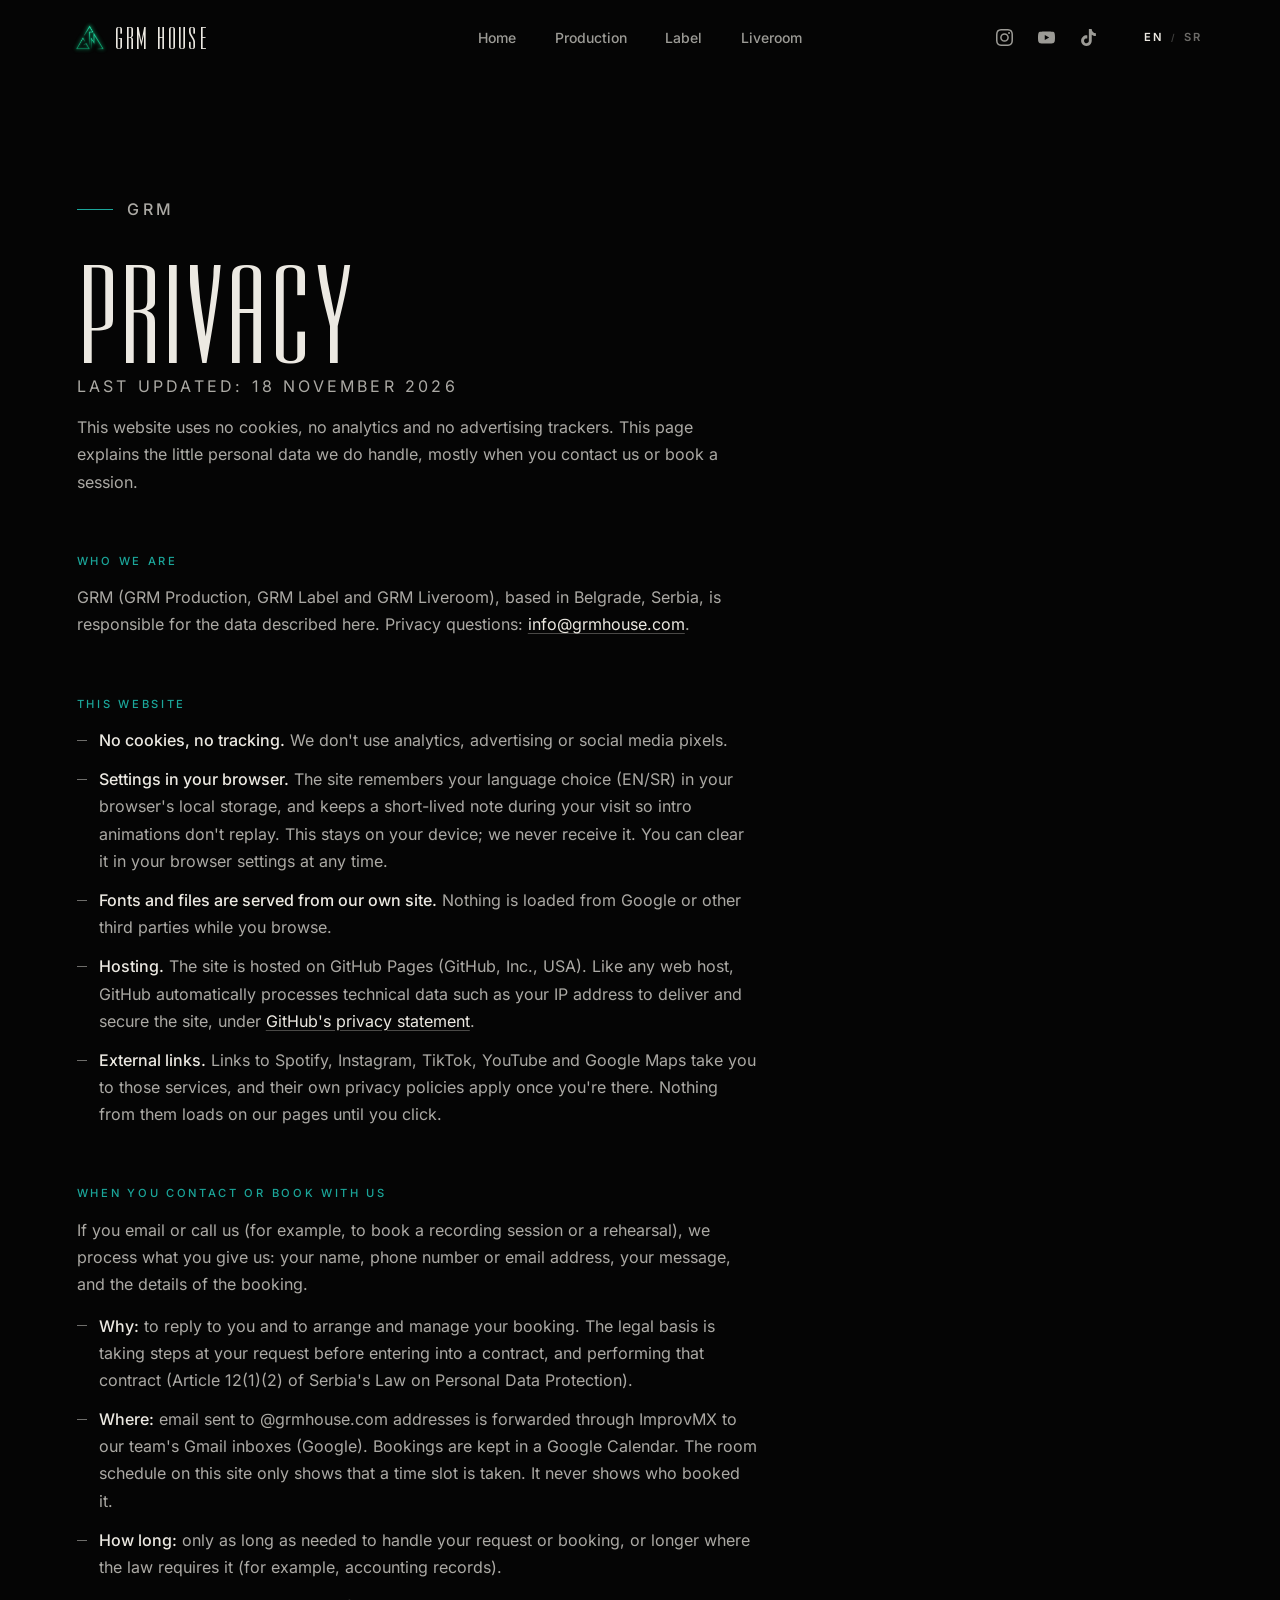
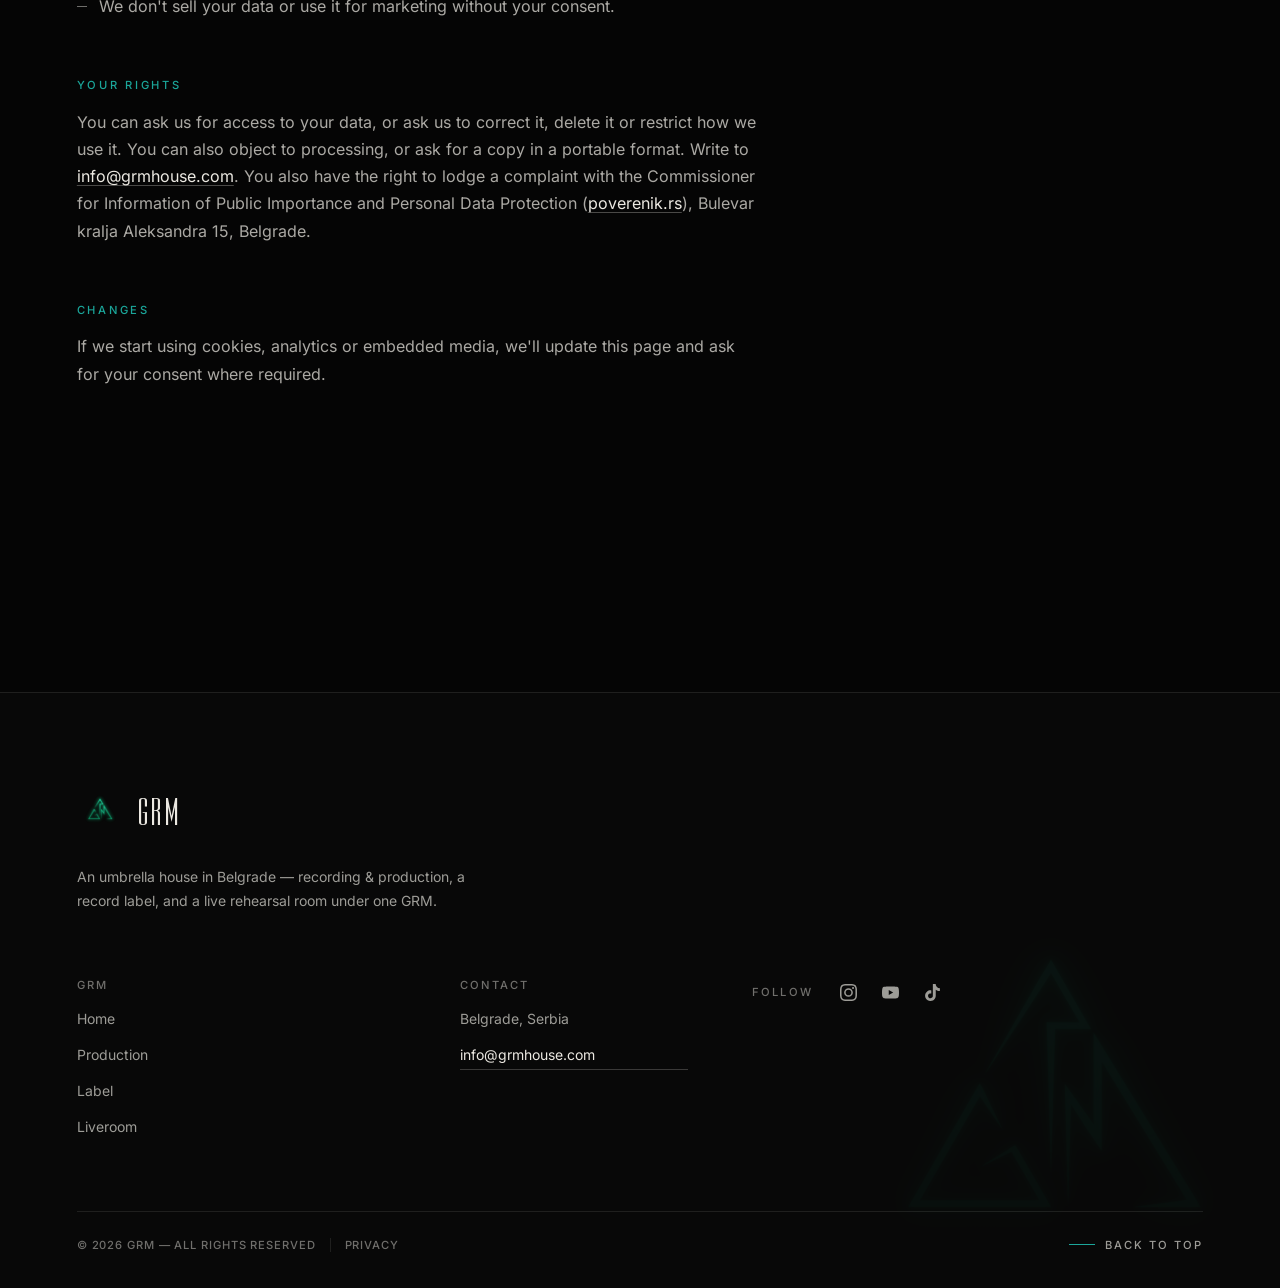
<file: privacy/index.html>
<!DOCTYPE html>
<html lang="en">
<head>
  <meta charset="UTF-8">
  <meta name="viewport" content="width=device-width, initial-scale=1.0">
  <title data-i18n="meta.privacy.title">Privacy — GRM</title>
  <meta name="description" content="How GRM handles personal data: no cookies, no tracking, and what happens when you contact or book with us." data-i18n-content="meta.privacy.desc">
  <meta name="theme-color" content="#050505">
  <meta name="robots" content="noindex, follow">
  <link rel="icon" type="image/png" href="../assets/img/favicon.png">
  <link rel="stylesheet" href="../css/style.css?v=20261125-1515">
  <script src="../js/translations.js?v=20261125-1515"></script>
  <script src="../js/i18n.js?v=20261125-1515"></script>
</head>
<body class="theme-privacy" data-root="../" data-page="privacy">
  <a class="skip-link" href="#main" data-i18n="common.skip">Skip to content</a>
  <div id="headerMount" data-root="../"></div>

  <main id="main" tabindex="-1" class="legal">
    <div class="legal__wrap">

      <!-- ================= ENGLISH ================= -->
      <article class="legal__doc" data-legal-lang="en" lang="en">
        <p class="eyebrow">GRM</p>
        <h1 class="legal__title">Privacy</h1>
        <p class="legal__updated">Last updated: 18 November 2026</p>

        <p class="legal__lede">This website uses no cookies, no analytics and no advertising trackers. This page explains the little personal data we do handle, mostly when you contact us or book a session.</p>

        <h2>Who we are</h2>
        <p>GRM (GRM Production, GRM Label and GRM Liveroom), based in Belgrade, Serbia, is responsible for the data described here. Privacy questions: <a href="mailto:info@grmhouse.com">info@grmhouse.com</a>.</p>

        <h2>This website</h2>
        <ul>
          <li><strong>No cookies, no tracking.</strong> We don't use analytics, advertising or social media pixels.</li>
          <li><strong>Settings in your browser.</strong> The site remembers your language choice (EN/SR) in your browser's local storage, and keeps a short-lived note during your visit so intro animations don't replay. This stays on your device; we never receive it. You can clear it in your browser settings at any time.</li>
          <li><strong>Fonts and files are served from our own site.</strong> Nothing is loaded from Google or other third parties while you browse.</li>
          <li><strong>Hosting.</strong> The site is hosted on GitHub Pages (GitHub, Inc., USA). Like any web host, GitHub automatically processes technical data such as your IP address to deliver and secure the site, under <a href="https://docs.github.com/en/site-policy/privacy-policies/github-general-privacy-statement" target="_blank" rel="noopener noreferrer">GitHub's privacy statement</a>.</li>
          <li><strong>External links.</strong> Links to Spotify, Instagram, TikTok, YouTube and Google Maps take you to those services, and their own privacy policies apply once you're there. Nothing from them loads on our pages until you click.</li>
        </ul>

        <h2>When you contact or book with us</h2>
        <p>If you email or call us (for example, to book a recording session or a rehearsal), we process what you give us: your name, phone number or email address, your message, and the details of the booking.</p>
        <ul>
          <li><strong>Why:</strong> to reply to you and to arrange and manage your booking. The legal basis is taking steps at your request before entering into a contract, and performing that contract (Article 12(1)(2) of Serbia's Law on Personal Data Protection).</li>
          <li><strong>Where:</strong> email sent to @grmhouse.com addresses is forwarded through ImprovMX to our team's Gmail inboxes (Google). Bookings are kept in a Google Calendar. The room schedule on this site only shows that a time slot is taken. It never shows who booked it.</li>
          <li><strong>How long:</strong> only as long as needed to handle your request or booking, or longer where the law requires it (for example, accounting records).</li>
          <li>We don't sell your data or use it for marketing without your consent.</li>
        </ul>

        <h2>Your rights</h2>
        <p>You can ask us for access to your data, or ask us to correct it, delete it or restrict how we use it. You can also object to processing, or ask for a copy in a portable format. Write to <a href="mailto:info@grmhouse.com">info@grmhouse.com</a>. You also have the right to lodge a complaint with the Commissioner for Information of Public Importance and Personal Data Protection (<a href="https://www.poverenik.rs/en/" target="_blank" rel="noopener noreferrer">poverenik.rs</a>), Bulevar kralja Aleksandra 15, Belgrade.</p>

        <h2>Changes</h2>
        <p>If we start using cookies, analytics or embedded media, we'll update this page and ask for your consent where required.</p>
      </article>

      <!-- ================= SRPSKI ================= -->
      <article class="legal__doc" data-legal-lang="sr" lang="sr-Latn">
        <p class="eyebrow">GRM</p>
        <h1 class="legal__title">Privatnost</h1>
        <p class="legal__updated">Poslednje ažuriranje: 18. novembar 2026.</p>

        <p class="legal__lede">Ovaj sajt ne koristi kolačiće (cookies), analitiku niti reklamne trekere. Na ovoj stranici objašnjavamo koje lične podatke ipak obrađujemo, uglavnom kada nas kontaktirate ili zakažete termin.</p>

        <h2>Ko smo mi</h2>
        <p>GRM (GRM Production, GRM Label i GRM Liveroom), sa sedištem u Beogradu, Srbija, odgovoran je za podatke opisane ovde. Pitanja o privatnosti: <a href="mailto:info@grmhouse.com">info@grmhouse.com</a>.</p>

        <h2>Ovaj sajt</h2>
        <ul>
          <li><strong>Bez kolačića i praćenja.</strong> Ne koristimo analitiku, reklame ni piksele društvenih mreža.</li>
          <li><strong>Podešavanja u vašem pretraživaču.</strong> Sajt pamti izabrani jezik (EN/SR) u lokalnoj memoriji vašeg pretraživača i tokom posete čuva kratkotrajnu oznaku da se uvodne animacije ne bi ponavljale. To ostaje na vašem uređaju i nikada ne stiže do nas. Možete ga obrisati u podešavanjima pretraživača.</li>
          <li><strong>Fontovi i fajlovi se učitavaju sa našeg sajta.</strong> Dok pregledate sajt, ništa se ne učitava sa Google-a ili drugih servisa.</li>
          <li><strong>Hosting.</strong> Sajt je hostovan na GitHub Pages (GitHub, Inc., SAD). Kao i svaki hosting, GitHub automatski obrađuje tehničke podatke poput IP adrese kako bi isporučio i zaštitio sajt, u skladu sa <a href="https://docs.github.com/en/site-policy/privacy-policies/github-general-privacy-statement" target="_blank" rel="noopener noreferrer">GitHub-ovom politikom privatnosti</a>.</li>
          <li><strong>Spoljni linkovi.</strong> Linkovi ka Spotify-ju, Instagramu, TikToku, YouTube-u i Google mapama vode na te servise, i tamo važe njihove politike privatnosti. Ništa od njih se ne učitava na našim stranicama dok ne kliknete.</li>
        </ul>

        <h2>Kada nas kontaktirate ili zakažete termin</h2>
        <p>Ako nam pišete ili nas pozovete (na primer, da zakažete snimanje ili probu), obrađujemo ono što nam date: ime, broj telefona ili email adresu, vašu poruku i detalje termina.</p>
        <ul>
          <li><strong>Zašto:</strong> da vam odgovorimo i da dogovorimo i vodimo vaš termin. Pravni osnov je preduzimanje radnji na vaš zahtev pre zaključenja ugovora i izvršenje tog ugovora (član 12. stav 1. tačka 2) Zakona o zaštiti podataka o ličnosti).</li>
          <li><strong>Gde:</strong> poruke poslate na @grmhouse.com adrese prosleđuju se preko servisa ImprovMX u Gmail sandučiće našeg tima (Google). Termini se vode u Google kalendaru. Raspored sale na ovom sajtu prikazuje samo da je termin zauzet, nikada ko ga je zakazao.</li>
          <li><strong>Koliko dugo:</strong> samo onoliko koliko je potrebno da obradimo vaš zahtev ili termin, ili duže kada to zakon nalaže (na primer, knjigovodstvena evidencija).</li>
          <li>Vaše podatke ne prodajemo niti ih koristimo za marketing bez vaše saglasnosti.</li>
        </ul>

        <h2>Vaša prava</h2>
        <p>Možete zatražiti pristup svojim podacima, njihovu ispravku, brisanje ili ograničenje obrade. Takođe možete uložiti prigovor na obradu ili zatražiti kopiju u prenosivom formatu. Pišite nam na <a href="mailto:info@grmhouse.com">info@grmhouse.com</a>. Imate i pravo da podnesete pritužbu Povereniku za informacije od javnog značaja i zaštitu podataka o ličnosti (<a href="https://www.poverenik.rs" target="_blank" rel="noopener noreferrer">poverenik.rs</a>), Bulevar kralja Aleksandra 15, Beograd.</p>

        <h2>Izmene</h2>
        <p>Ako počnemo da koristimo kolačiće, analitiku ili ugrađene medije, ažuriraćemo ovu stranicu i tražiti vašu saglasnost gde je to potrebno.</p>
      </article>

    </div>
  </main>

  <div id="footerMount"></div>
  <script src="../js/main.js?v=20261125-1515"></script>
</body>
</html>
</file>
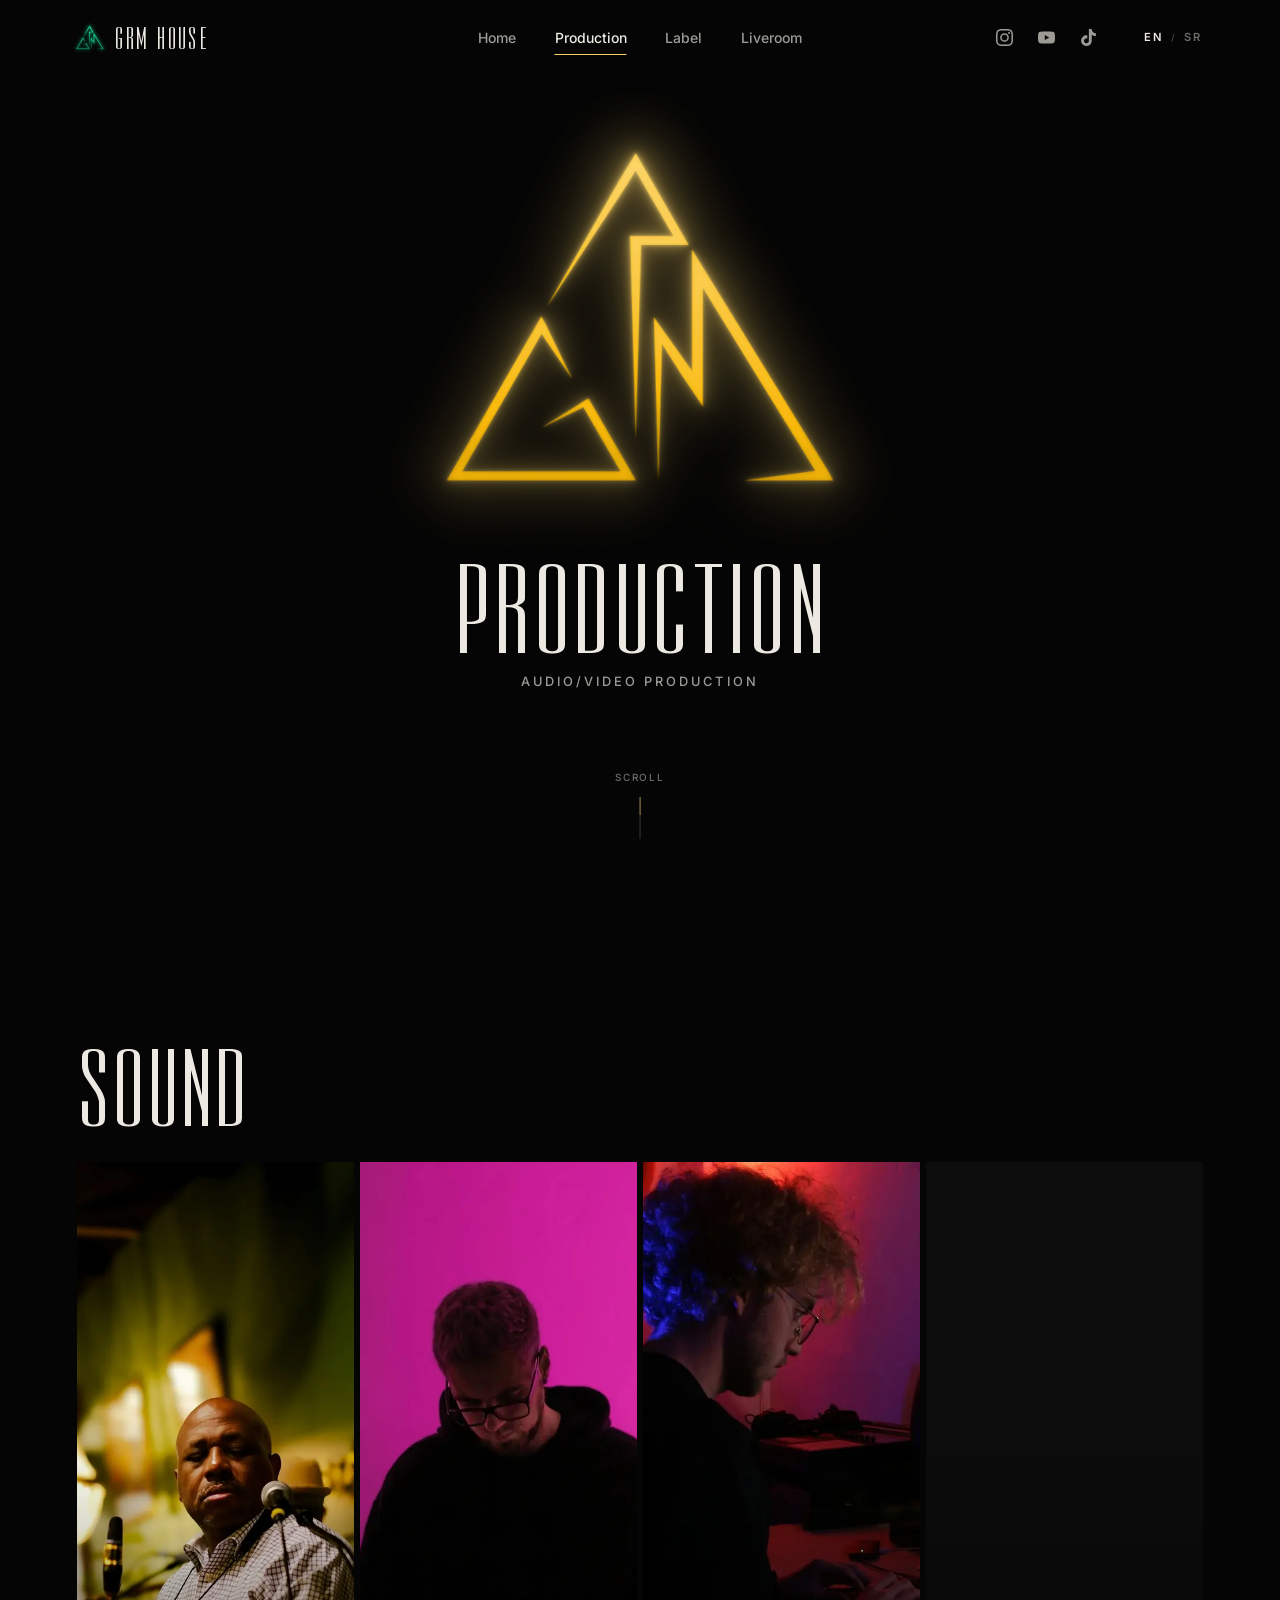
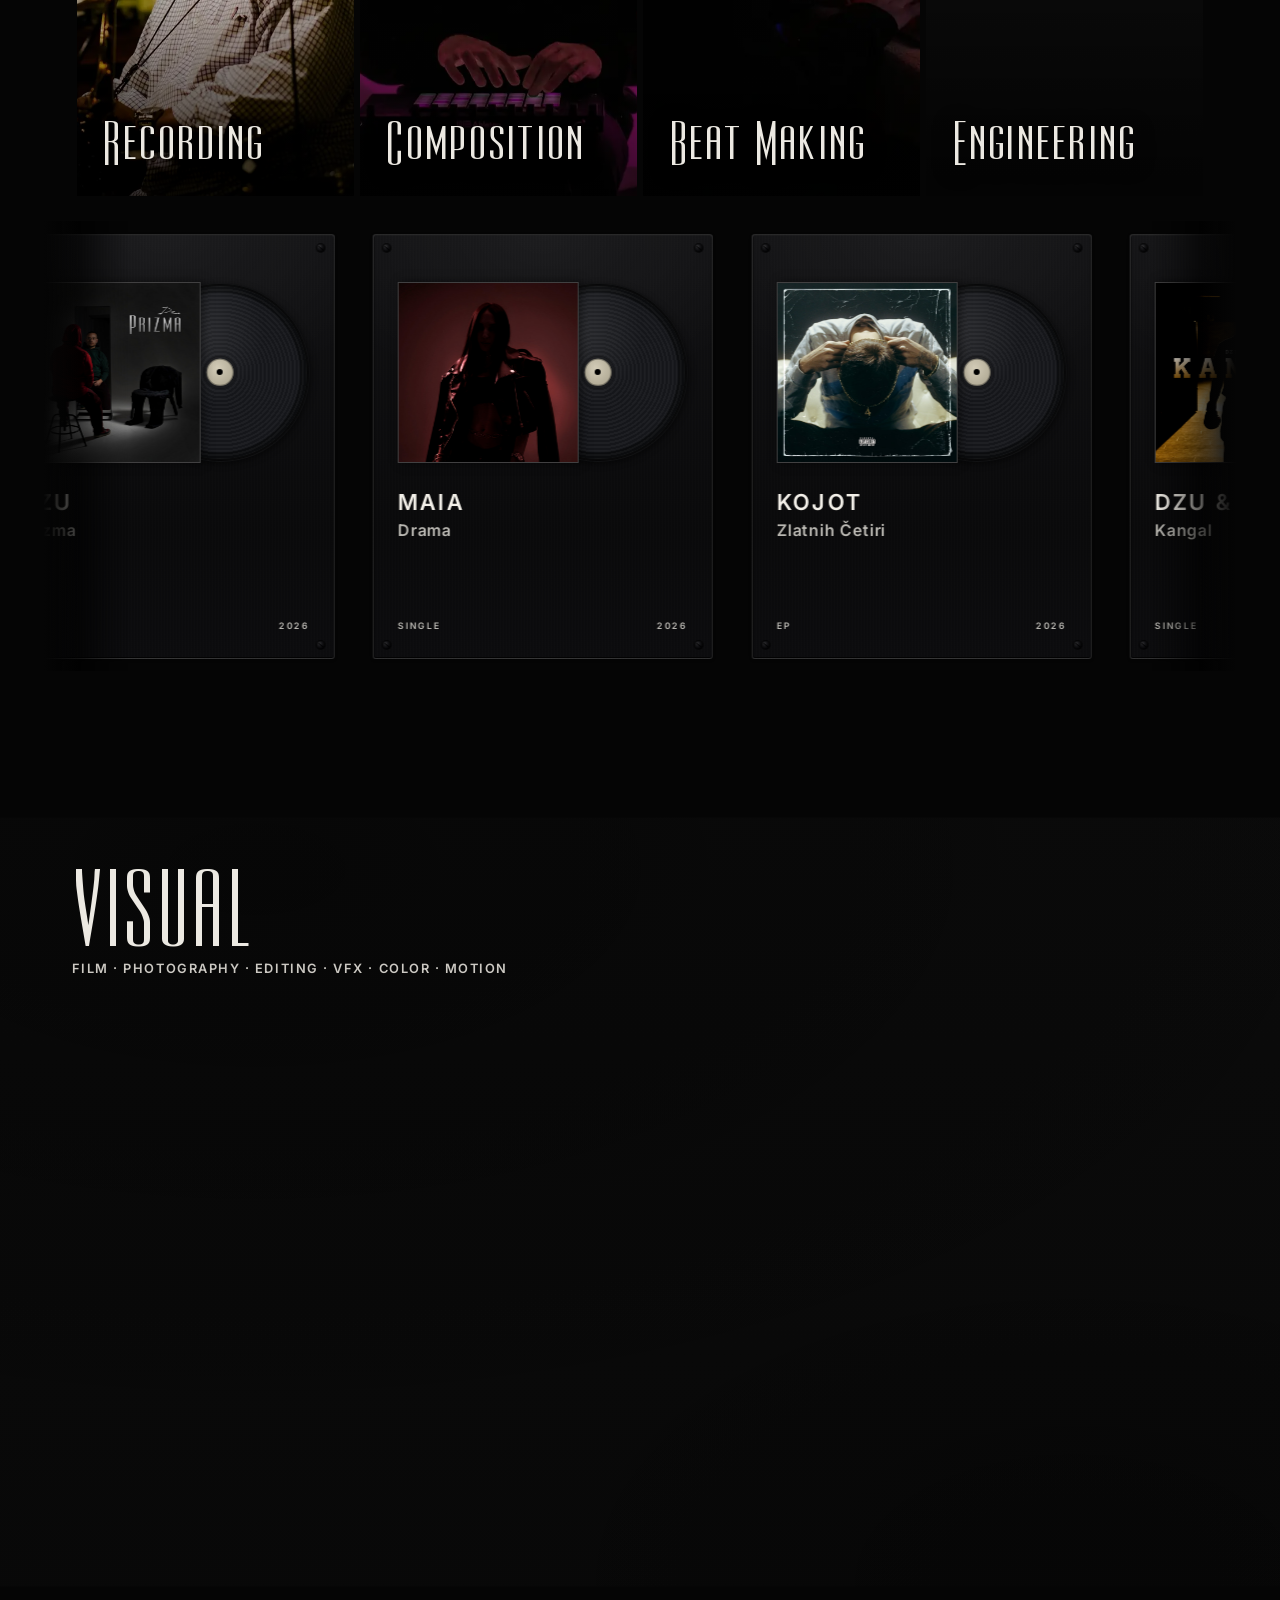
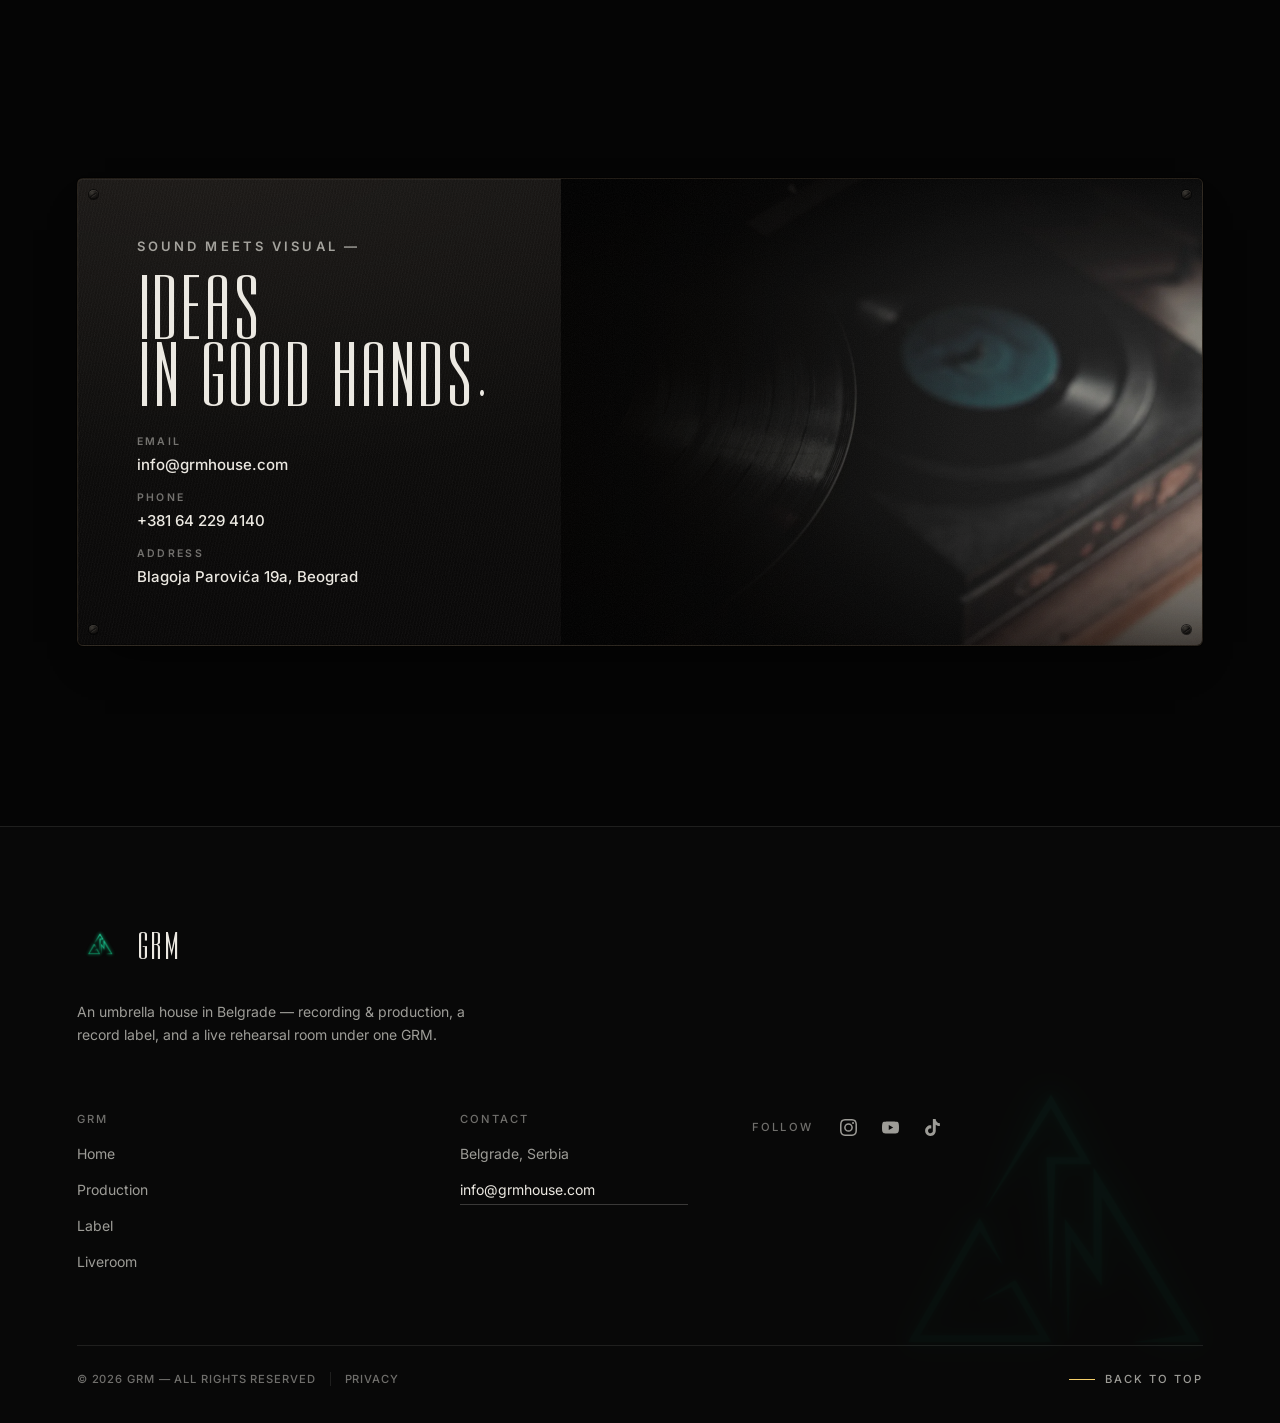
<file: studio/index.html>
<!DOCTYPE html>
<html lang="en">
<head>
  <meta charset="UTF-8">
  <meta name="viewport" content="width=device-width, initial-scale=1.0">
  <title data-i18n="meta.studio.title">GRM Production — Visual · Sound</title>
  <meta name="description" content="GRM Production is the production side of GRM — film, photography, video editing, VFX, color grading and motion graphics, shown through the work." data-i18n-content="meta.studio.desc">
  <meta name="theme-color" content="#050505">

  <meta property="og:title" content="GRM Production — Visual · Sound" data-i18n-content="meta.studio.ogTitle">
  <meta property="og:description" content="Film, photography and motion under one GRM — the production side of the house." data-i18n-content="meta.studio.ogDesc">
  <meta property="og:type" content="website">
  <meta property="og:locale" content="en">
  <meta property="og:url" content="https://www.grmhouse.com/studio/">
  <meta property="og:image" content="https://www.grmhouse.com/assets/img/grm-tile-1.png">

  <link rel="icon" type="image/png" href="../assets/img/favicon.png">

  <link rel="stylesheet" href="../css/style.css?v=20261125-1515">

  <script src="../js/translations.js?v=20261125-1515"></script>
  <script src="../js/i18n.js?v=20261125-1515"></script>

  <script>
    /* arriving from a Home takeover or a division hand-off: always start at the
       top — never let the browser restore an old scroll position under the logo */
    if ((sessionStorage.getItem("grm-arrival") === "studio" || sessionStorage.getItem("grm-morph-arrival") === "studio") &&
        "scrollRestoration" in history) history.scrollRestoration = "manual";
    if (sessionStorage.getItem("grm-arrival") === "studio") {
      document.documentElement.classList.add("studio-arrival-pending");
    }
    if (sessionStorage.getItem("grm-morph-arrival") === "studio") {
      document.documentElement.classList.add("studio-morph-pending");
      document.documentElement.classList.add("studio-morph-ui-pending");
    }
  </script>
</head>
<body class="theme-studio" data-root="../" data-page="studio">

  <a class="skip-link" href="#main" data-i18n="common.skip">Skip to content</a>
  <div class="progress" id="progress" aria-hidden="true"></div>

  <!-- Shared header + mobile menu, injected by js/main.js -->
  <div id="headerMount" data-root="../"></div>

  <main id="main" tabindex="-1">

    <!-- ============================================================
         PAGE HERO — GRM Studio
         ============================================================ -->
    <section class="studio-minimal-hero" id="top" aria-labelledby="studio-hero-title">
      <div class="studio-minimal-hero__lockup">
        <img class="studio-minimal-hero__logo" data-studio-hero-logo src="../assets/img/GRM Studio Glow.webp" alt="GRM Production" data-i18n-alt="studio.hero.logoAlt" width="2160" height="2160">
        <p class="studio-minimal-hero__title" data-i18n="studio.hero.title">PRODUCTION</p>
        <h1 id="studio-hero-title" data-i18n="studio.hero.h1">AUDIO/VIDEO PRODUCTION</h1>
        <div class="studio-minimal-hero__scroll" aria-hidden="true"><span data-i18n="common.scroll">Scroll</span><i></i></div>
      </div>
    </section>

    <!-- ============================================================
         PRODUCTION · SOUND
         An editorial contact sheet of the work: five fixed frames of
         the studio itself, quietly exposing one by one as the section
         enters view — then a perfectly still composition, photographs
         hand off to the endless wall of GRM release-archive plaques:
         a full-bleed horizontal row drifting very slowly right-to-left,
         seamlessly looped in pure CSS. No carousel UI, no fades, no CTA
         — the archive simply continues past the viewport edges.
         Hovering any plaque pauses that row's motion.
         Thirteen logical releases, ordered chronologically (newest →
         oldest) by their verified original release years, each carrying
         only real archival metadata: physical sleeve + vinyl with its
         exact Spotify cover art, artist, release title, and a quiet
         bottom metadata axis — release type (bottom-left) opposite
         the original release year (bottom-right). Loop clones aria-hidden.
         ============================================================ -->
    <section class="grm-sound" aria-label="GRM Production — Sound" data-i18n-aria-label="studio.sound.aria">

      <!-- Discipline intro — SOUND. Same editorial anatomy as Visual:
           large condensed name + one horizontal capability line beneath
           it, sharing the same left axis. Arrives on the shared content
           reveal (the Liveroom motion, via the global `.reveal` system),
           then hands off to the archive with tight spacing. The photo
           strip and the release archive below arrive on the same shared
           reveal (their component-owned entrances were retired). -->
      <header class="discipline discipline--sound reveal">
        <h2 class="discipline__name" data-i18n="studio.sound.name">SOUND</h2>
      </header>

      <!-- ============================================================
           SOUND PHOTO STRIP — where VISUAL shows the work (showreel),
           SOUND documents its making: ONE horizontal photographic
           strip, four related disciplines on one shared axis —
           recording, composition, beat making, engineering (equal
           frames). Each frame carries ONE quiet editorial title
           (bottom-left, title case, no boxes or badges); the four
           frames read as one subdivided horizontal field between the
           capability line and the release archive. The strip arrives on
           the shared content reveal (the Liveroom motion, via the global
           `.reveal` system) and then rests completely still. Hover only
           breathes the image inside its crop and lifts its title on
           capable pointers — no neighbor movement, no reflow.
           ------------------------------------------------------------
           NO-JS: untouched frames with untouched imagery — the
           finished static strip, never a hidden baseline.
           ------------------------------------------------------------
           SPACING: a moderate breath below the capability line, then
           a small gap into the full-bleed archive — the same rhythm
           as before, so the strip sits between capabilities and
           plaques without dead space. The archive below is
           untouched. -->
      <div class="grm-photo-strip reveal" role="group" aria-label="GRM Sound production strip — recording, composition, beat making, engineering" data-i18n-aria-label="studio.strip.aria">
        <figure class="grm-photo grm-photo--recording">
          <img src="../assets/img/placeholders/sound-recording-placeholder.webp" alt="Person recording vocals at a studio microphone" data-i18n-alt="studio.photo.recording.alt" loading="lazy" decoding="async" draggable="false">
          <span class="grm-photo__stroke" aria-hidden="true"></span>
          <figcaption class="grm-photo__text">
            <span class="grm-photo__title" data-i18n="studio.photo.recording.title">Recording</span>
            <p class="grm-photo__desc" data-i18n="studio.photo.recording.desc">Vocals, instruments and performances captured with clarity.</p>
          </figcaption>
        </figure>
        <figure class="grm-photo grm-photo--composition">
          <img src="../assets/img/placeholders/sound-composition-placeholder.webp" alt="Person composing music at a keyboard" data-i18n-alt="studio.photo.composition.alt" loading="lazy" decoding="async" draggable="false">
          <span class="grm-photo__stroke" aria-hidden="true"></span>
          <figcaption class="grm-photo__text">
            <span class="grm-photo__title" data-i18n="studio.photo.composition.title">Composition</span>
            <p class="grm-photo__desc" data-i18n="studio.photo.composition.desc">Ideas developed into melody, harmony and arrangement.</p>
          </figcaption>
        </figure>
        <figure class="grm-photo grm-photo--beatmaking">
          <img src="../assets/img/placeholders/sound-beatmaking-placeholder.webp" alt="Producer making music at a production workstation" data-i18n-alt="studio.photo.beat.alt" loading="lazy" decoding="async" draggable="false">
          <span class="grm-photo__stroke" aria-hidden="true"></span>
          <figcaption class="grm-photo__text">
            <span class="grm-photo__title" data-i18n="studio.photo.beat.title">Beat Making</span>
            <p class="grm-photo__desc" data-i18n="studio.photo.beat.desc">Original beats shaped around the artist and the track.</p>
          </figcaption>
        </figure>
        <figure class="grm-photo grm-photo--engineering">
          <img src="../assets/img/placeholders/sound-engineering-placeholder.webp" alt="Audio engineer working at a mixing desk" data-i18n-alt="studio.photo.engineering.alt" loading="lazy" decoding="async" draggable="false">
          <span class="grm-photo__stroke" aria-hidden="true"></span>
          <figcaption class="grm-photo__text">
            <span class="grm-photo__title" data-i18n="studio.photo.engineering.title">Engineering</span>
            <p class="grm-photo__desc" data-i18n="studio.photo.engineering.desc">Mixing and mastering that bring the record into focus.</p>
          </figcaption>
        </figure>
      </div>

      <div class="grm-sound__row reveal" data-grm-sound-row>
        <div class="grm-sound__track" data-grm-sound-track>

                <div class="grm-sound__set" role="group" aria-label="GRM Sound — release archive" data-i18n-aria-label="studio.archive.aria">
                <a class="grm-plaque grm-plaque--v4" draggable="false" data-release-type="EP" href="https://open.spotify.com/album/2r0IEzDy97D05pKxvaHOzu?si=pwnIusorQO2Ns9NZK-AzOA" target="_blank" rel="noopener noreferrer" aria-label="Open Prizma by Dzu on Spotify" data-i18n-aria-label="release.open" data-i18n-args='{"title": "Prizma", "artist": "Dzu"}'><div class="grm-plaque__reveal"><span class="grm-plaque__inner"><span class="grm-plaque__fastener grm-plaque__fastener--tl" aria-hidden="true"></span>
                  <span class="grm-plaque__fastener grm-plaque__fastener--tr" aria-hidden="true"></span>
                  <span class="grm-plaque__fastener grm-plaque__fastener--bl" aria-hidden="true"></span>
                  <span class="grm-plaque__fastener grm-plaque__fastener--br" aria-hidden="true"></span>
                  <div class="grm-plaque__media grm-plaque__media--p4" aria-hidden="true">
                    <div class="grm-p4__vinyl"></div>
                    <div class="grm-p4__sleeve">
                      <img src="../assets/img/releases/dzu-prizma.jpg" alt="PRIZMA — DZU" width="640" height="640" loading="lazy" decoding="async" draggable="false">
                    </div>
                  </div>
                  <div class="grm-plaque__identity">
                    <p class="grm-plaque__artist">DZU</p>
                    <p class="grm-plaque__title">Prizma</p>
                  </div>
                  <footer class="grm-plaque__foot grm-plaque__foot--v4">
                    <span class="grm-plaque__type" data-i18n="release.plaque.ep">EP</span>
                    <time class="grm-plaque__year" datetime="2026">2026</time>
                  </footer></span></div></a>

                <a class="grm-plaque grm-plaque--v4" draggable="false" data-release-type="SINGLE" href="https://open.spotify.com/track/4Eg78gfUFQhW02X9Ot3vFZ?si=89c295bb4e9a4362" target="_blank" rel="noopener noreferrer" aria-label="Open Drama by Maia on Spotify" data-i18n-aria-label="release.open" data-i18n-args='{"title": "Drama", "artist": "Maia"}'><div class="grm-plaque__reveal"><span class="grm-plaque__inner"><span class="grm-plaque__fastener grm-plaque__fastener--tl" aria-hidden="true"></span>
                  <span class="grm-plaque__fastener grm-plaque__fastener--tr" aria-hidden="true"></span>
                  <span class="grm-plaque__fastener grm-plaque__fastener--bl" aria-hidden="true"></span>
                  <span class="grm-plaque__fastener grm-plaque__fastener--br" aria-hidden="true"></span>
                  <div class="grm-plaque__media grm-plaque__media--p4" aria-hidden="true">
                    <div class="grm-p4__vinyl"></div>
                    <div class="grm-p4__sleeve">
                      <img src="../assets/img/releases/maia-drama.jpg" alt="DRAMA — MAIA" width="640" height="640" loading="lazy" decoding="async" draggable="false">
                    </div>
                  </div>
                  <div class="grm-plaque__identity">
                    <p class="grm-plaque__artist">MAIA</p>
                    <p class="grm-plaque__title">Drama</p>
                  </div>
                  <footer class="grm-plaque__foot grm-plaque__foot--v4">
                    <span class="grm-plaque__type" data-i18n="release.plaque.single">SINGLE</span>
                    <time class="grm-plaque__year" datetime="2026">2026</time>
                  </footer></span></div></a>

                <a class="grm-plaque grm-plaque--v4" draggable="false" data-release-type="EP" href="https://open.spotify.com/album/5VnCQG0pLpdFntfoq2ukA4?si=Ou1L1K0YRwKmWAbDy6xnBQ" target="_blank" rel="noopener noreferrer" aria-label="Open Zlatnih Četiri by Kojot on Spotify" data-i18n-aria-label="release.open" data-i18n-args='{"title": "Zlatnih Četiri", "artist": "Kojot"}'><div class="grm-plaque__reveal"><span class="grm-plaque__inner"><span class="grm-plaque__fastener grm-plaque__fastener--tl" aria-hidden="true"></span>
                  <span class="grm-plaque__fastener grm-plaque__fastener--tr" aria-hidden="true"></span>
                  <span class="grm-plaque__fastener grm-plaque__fastener--bl" aria-hidden="true"></span>
                  <span class="grm-plaque__fastener grm-plaque__fastener--br" aria-hidden="true"></span>
                  <div class="grm-plaque__media grm-plaque__media--p4" aria-hidden="true">
                    <div class="grm-p4__vinyl"></div>
                    <div class="grm-p4__sleeve">
                      <img src="../assets/img/releases/kojot-zlatnih-cetiri.jpg" alt="ZLATNIH ČETIRI — KOJOT" width="640" height="640" loading="lazy" decoding="async" draggable="false">
                    </div>
                  </div>
                  <div class="grm-plaque__identity">
                    <p class="grm-plaque__artist">KOJOT</p>
                    <p class="grm-plaque__title">Zlatnih Četiri</p>
                  </div>
                  <footer class="grm-plaque__foot grm-plaque__foot--v4">
                    <span class="grm-plaque__type" data-i18n="release.plaque.ep">EP</span>
                    <time class="grm-plaque__year" datetime="2026">2026</time>
                  </footer></span></div></a>

                <a class="grm-plaque grm-plaque--v4" draggable="false" data-release-type="SINGLE" href="https://open.spotify.com/track/2wP6Z8Ku76PxYV87OsfbTQ?si=2f57f5ee1eb045ea" target="_blank" rel="noopener noreferrer" aria-label="Open Kangal by Dzu &amp; Igla on Spotify" data-i18n-aria-label="release.open" data-i18n-args='{"title": "Kangal", "artist": "Dzu &amp; Igla"}'><div class="grm-plaque__reveal"><span class="grm-plaque__inner"><span class="grm-plaque__fastener grm-plaque__fastener--tl" aria-hidden="true"></span>
                  <span class="grm-plaque__fastener grm-plaque__fastener--tr" aria-hidden="true"></span>
                  <span class="grm-plaque__fastener grm-plaque__fastener--bl" aria-hidden="true"></span>
                  <span class="grm-plaque__fastener grm-plaque__fastener--br" aria-hidden="true"></span>
                  <div class="grm-plaque__media grm-plaque__media--p4" aria-hidden="true">
                    <div class="grm-p4__vinyl"></div>
                    <div class="grm-p4__sleeve">
                      <img src="../assets/img/releases/dzu-igla-kangal.jpg" alt="KANGAL — DZU &amp; IGLA" width="640" height="640" loading="lazy" decoding="async" draggable="false">
                    </div>
                  </div>
                  <div class="grm-plaque__identity">
                    <p class="grm-plaque__artist">DZU &amp; IGLA</p>
                    <p class="grm-plaque__title">Kangal</p>
                  </div>
                  <footer class="grm-plaque__foot grm-plaque__foot--v4">
                    <span class="grm-plaque__type" data-i18n="release.plaque.single">SINGLE</span>
                    <time class="grm-plaque__year" datetime="2026">2026</time>
                  </footer></span></div></a>

                <a class="grm-plaque grm-plaque--v4" draggable="false" data-release-type="SINGLE" href="https://open.spotify.com/track/2wHtAgcDB8vefC3fCVDRSF?si=e916bfab8d6e4de2" target="_blank" rel="noopener noreferrer" aria-label="Open Miriše Na Milion by Kobi on Spotify" data-i18n-aria-label="release.open" data-i18n-args='{"title": "Miriše Na Milion", "artist": "Kobi"}'><div class="grm-plaque__reveal"><span class="grm-plaque__inner"><span class="grm-plaque__fastener grm-plaque__fastener--tl" aria-hidden="true"></span>
                  <span class="grm-plaque__fastener grm-plaque__fastener--tr" aria-hidden="true"></span>
                  <span class="grm-plaque__fastener grm-plaque__fastener--bl" aria-hidden="true"></span>
                  <span class="grm-plaque__fastener grm-plaque__fastener--br" aria-hidden="true"></span>
                  <div class="grm-plaque__media grm-plaque__media--p4" aria-hidden="true">
                    <div class="grm-p4__vinyl"></div>
                    <div class="grm-p4__sleeve">
                      <img src="../assets/img/releases/kobi-mirise-na-milion.jpg" alt="MIRIŠE NA MILION — KOBI" width="640" height="640" loading="lazy" decoding="async" draggable="false">
                    </div>
                  </div>
                  <div class="grm-plaque__identity">
                    <p class="grm-plaque__artist">KOBI</p>
                    <p class="grm-plaque__title">Miriše Na Milion</p>
                  </div>
                  <footer class="grm-plaque__foot grm-plaque__foot--v4">
                    <span class="grm-plaque__type" data-i18n="release.plaque.single">SINGLE</span>
                    <time class="grm-plaque__year" datetime="2025">2025</time>
                  </footer></span></div></a>

                <a class="grm-plaque grm-plaque--v4" draggable="false" data-release-type="SINGLE" href="https://open.spotify.com/track/4zoA2yETyq5Cm7eOE3ndEz?si=56f1196d50364f91" target="_blank" rel="noopener noreferrer" aria-label="Open Na Rezervi by Nedelja on Spotify" data-i18n-aria-label="release.open" data-i18n-args='{"title": "Na Rezervi", "artist": "Nedelja"}'><div class="grm-plaque__reveal"><span class="grm-plaque__inner"><span class="grm-plaque__fastener grm-plaque__fastener--tl" aria-hidden="true"></span>
                  <span class="grm-plaque__fastener grm-plaque__fastener--tr" aria-hidden="true"></span>
                  <span class="grm-plaque__fastener grm-plaque__fastener--bl" aria-hidden="true"></span>
                  <span class="grm-plaque__fastener grm-plaque__fastener--br" aria-hidden="true"></span>
                  <div class="grm-plaque__media grm-plaque__media--p4" aria-hidden="true">
                    <div class="grm-p4__vinyl"></div>
                    <div class="grm-p4__sleeve">
                      <img src="../assets/img/releases/nedelja-na-rezervi.jpg" alt="NA REZERVI — NEDELJA" width="640" height="640" loading="lazy" decoding="async" draggable="false">
                    </div>
                  </div>
                  <div class="grm-plaque__identity">
                    <p class="grm-plaque__artist">NEDELJA</p>
                    <p class="grm-plaque__title">Na Rezervi</p>
                  </div>
                  <footer class="grm-plaque__foot grm-plaque__foot--v4">
                    <span class="grm-plaque__type" data-i18n="release.plaque.single">SINGLE</span>
                    <time class="grm-plaque__year" datetime="2025">2025</time>
                  </footer></span></div></a>

                <a class="grm-plaque grm-plaque--v4" draggable="false" data-release-type="SINGLE" href="https://open.spotify.com/track/3koyxRkyATnAVv9TSbDrl5?si=53cbd0a3419a4437" target="_blank" rel="noopener noreferrer" aria-label="Open Uroboros by Igla on Spotify" data-i18n-aria-label="release.open" data-i18n-args='{"title": "Uroboros", "artist": "Igla"}'><div class="grm-plaque__reveal"><span class="grm-plaque__inner"><span class="grm-plaque__fastener grm-plaque__fastener--tl" aria-hidden="true"></span>
                  <span class="grm-plaque__fastener grm-plaque__fastener--tr" aria-hidden="true"></span>
                  <span class="grm-plaque__fastener grm-plaque__fastener--bl" aria-hidden="true"></span>
                  <span class="grm-plaque__fastener grm-plaque__fastener--br" aria-hidden="true"></span>
                  <div class="grm-plaque__media grm-plaque__media--p4" aria-hidden="true">
                    <div class="grm-p4__vinyl"></div>
                    <div class="grm-p4__sleeve">
                      <img src="../assets/img/releases/igla-uroboros.jpg" alt="UROBOROS — IGLA" width="640" height="640" loading="lazy" decoding="async" draggable="false">
                    </div>
                  </div>
                  <div class="grm-plaque__identity">
                    <p class="grm-plaque__artist">IGLA</p>
                    <p class="grm-plaque__title">Uroboros</p>
                  </div>
                  <footer class="grm-plaque__foot grm-plaque__foot--v4">
                    <span class="grm-plaque__type" data-i18n="release.plaque.single">SINGLE</span>
                    <time class="grm-plaque__year" datetime="2025">2025</time>
                  </footer></span></div></a>

                <a class="grm-plaque grm-plaque--v4" draggable="false" data-release-type="SINGLE" href="https://open.spotify.com/track/4qXzB05S0sCJVscMRKlhMR?si=5078ef9b86534148" target="_blank" rel="noopener noreferrer" aria-label="Open Vir by Dzu on Spotify" data-i18n-aria-label="release.open" data-i18n-args='{"title": "Vir", "artist": "Dzu"}'><div class="grm-plaque__reveal"><span class="grm-plaque__inner"><span class="grm-plaque__fastener grm-plaque__fastener--tl" aria-hidden="true"></span>
                  <span class="grm-plaque__fastener grm-plaque__fastener--tr" aria-hidden="true"></span>
                  <span class="grm-plaque__fastener grm-plaque__fastener--bl" aria-hidden="true"></span>
                  <span class="grm-plaque__fastener grm-plaque__fastener--br" aria-hidden="true"></span>
                  <div class="grm-plaque__media grm-plaque__media--p4" aria-hidden="true">
                    <div class="grm-p4__vinyl"></div>
                    <div class="grm-p4__sleeve">
                      <img src="../assets/img/releases/dzu-vir.jpg" alt="VIR — DZU" width="640" height="640" loading="lazy" decoding="async" draggable="false">
                    </div>
                  </div>
                  <div class="grm-plaque__identity">
                    <p class="grm-plaque__artist">DZU</p>
                    <p class="grm-plaque__title">Vir</p>
                  </div>
                  <footer class="grm-plaque__foot grm-plaque__foot--v4">
                    <span class="grm-plaque__type" data-i18n="release.plaque.single">SINGLE</span>
                    <time class="grm-plaque__year" datetime="2025">2025</time>
                  </footer></span></div></a>

                <a class="grm-plaque grm-plaque--v4" draggable="false" data-release-type="ALBUM" href="https://open.spotify.com/album/3UwgT9Q264REblojL5sio9?si=EaUlW150RMqUhZ5wZssaIA" target="_blank" rel="noopener noreferrer" aria-label="Open slojevi by vitić on Spotify" data-i18n-aria-label="release.open" data-i18n-args='{"title": "slojevi", "artist": "vitić"}'><div class="grm-plaque__reveal"><span class="grm-plaque__inner"><span class="grm-plaque__fastener grm-plaque__fastener--tl" aria-hidden="true"></span>
                  <span class="grm-plaque__fastener grm-plaque__fastener--tr" aria-hidden="true"></span>
                  <span class="grm-plaque__fastener grm-plaque__fastener--bl" aria-hidden="true"></span>
                  <span class="grm-plaque__fastener grm-plaque__fastener--br" aria-hidden="true"></span>
                  <div class="grm-plaque__media grm-plaque__media--p4" aria-hidden="true">
                    <div class="grm-p4__vinyl"></div>
                    <div class="grm-p4__sleeve">
                      <img src="../assets/img/releases/vitic-slojevi.jpg" alt="SLOJEVI — vitić" width="640" height="640" loading="lazy" decoding="async" draggable="false">
                    </div>
                  </div>
                  <div class="grm-plaque__identity">
                    <p class="grm-plaque__artist">vitić</p>
                    <p class="grm-plaque__title">slojevi</p>
                  </div>
                  <footer class="grm-plaque__foot grm-plaque__foot--v4">
                    <span class="grm-plaque__type" data-i18n="release.plaque.album">ALBUM</span>
                    <time class="grm-plaque__year" datetime="2025">2025</time>
                  </footer></span></div></a>

                <a class="grm-plaque grm-plaque--v4" draggable="false" data-release-type="SINGLE" href="https://open.spotify.com/track/7g7bC2g5iaVSv0NBIW48ns?si=a119937e13874deb" target="_blank" rel="noopener noreferrer" aria-label="Open Trag by Grzi on Spotify" data-i18n-aria-label="release.open" data-i18n-args='{"title": "Trag", "artist": "Grzi"}'><div class="grm-plaque__reveal"><span class="grm-plaque__inner"><span class="grm-plaque__fastener grm-plaque__fastener--tl" aria-hidden="true"></span>
                  <span class="grm-plaque__fastener grm-plaque__fastener--tr" aria-hidden="true"></span>
                  <span class="grm-plaque__fastener grm-plaque__fastener--bl" aria-hidden="true"></span>
                  <span class="grm-plaque__fastener grm-plaque__fastener--br" aria-hidden="true"></span>
                  <div class="grm-plaque__media grm-plaque__media--p4" aria-hidden="true">
                    <div class="grm-p4__vinyl"></div>
                    <div class="grm-p4__sleeve">
                      <img src="../assets/img/releases/grzi-trag.jpg" alt="TRAG — GRZI" width="640" height="640" loading="lazy" decoding="async" draggable="false">
                    </div>
                  </div>
                  <div class="grm-plaque__identity">
                    <p class="grm-plaque__artist">GRZI</p>
                    <p class="grm-plaque__title">Trag</p>
                  </div>
                  <footer class="grm-plaque__foot grm-plaque__foot--v4">
                    <span class="grm-plaque__type" data-i18n="release.plaque.single">SINGLE</span>
                    <time class="grm-plaque__year" datetime="2025">2025</time>
                  </footer></span></div></a>

                <a class="grm-plaque grm-plaque--v4" draggable="false" data-release-type="EP" href="https://open.spotify.com/album/1UbIaqnO17XlhGllLhNZ9Y?si=BUuPho-3QHyk512EqJGXMA" target="_blank" rel="noopener noreferrer" aria-label="Open Opet se obrce by Struka on Spotify" data-i18n-aria-label="release.open" data-i18n-args='{"title": "Opet se obrce", "artist": "Struka"}'><div class="grm-plaque__reveal"><span class="grm-plaque__inner"><span class="grm-plaque__fastener grm-plaque__fastener--tl" aria-hidden="true"></span>
                  <span class="grm-plaque__fastener grm-plaque__fastener--tr" aria-hidden="true"></span>
                  <span class="grm-plaque__fastener grm-plaque__fastener--bl" aria-hidden="true"></span>
                  <span class="grm-plaque__fastener grm-plaque__fastener--br" aria-hidden="true"></span>
                  <div class="grm-plaque__media grm-plaque__media--p4" aria-hidden="true">
                    <div class="grm-p4__vinyl"></div>
                    <div class="grm-p4__sleeve">
                      <img src="../assets/img/releases/struka-opet-se-obrce.jpg" alt="OPET SE OBRCE — STRUKA" width="640" height="640" loading="lazy" decoding="async" draggable="false">
                    </div>
                  </div>
                  <div class="grm-plaque__identity">
                    <p class="grm-plaque__artist">STRUKA</p>
                    <p class="grm-plaque__title">Opet se obrce</p>
                  </div>
                  <footer class="grm-plaque__foot grm-plaque__foot--v4">
                    <span class="grm-plaque__type" data-i18n="release.plaque.ep">EP</span>
                    <time class="grm-plaque__year" datetime="2019">2019</time>
                  </footer></span></div></a>

                <a class="grm-plaque grm-plaque--v4" draggable="false" data-release-type="ALBUM" href="https://open.spotify.com/album/0H6sCfN8fX4gc5plO2E4dx?si=AVvZizkNQxWYRCpZvJdzyg" target="_blank" rel="noopener noreferrer" aria-label="Open Trap je mrtav by Pablo Kenedi on Spotify" data-i18n-aria-label="release.open" data-i18n-args='{"title": "Trap je mrtav", "artist": "Pablo Kenedi"}'><div class="grm-plaque__reveal"><span class="grm-plaque__inner"><span class="grm-plaque__fastener grm-plaque__fastener--tl" aria-hidden="true"></span>
                  <span class="grm-plaque__fastener grm-plaque__fastener--tr" aria-hidden="true"></span>
                  <span class="grm-plaque__fastener grm-plaque__fastener--bl" aria-hidden="true"></span>
                  <span class="grm-plaque__fastener grm-plaque__fastener--br" aria-hidden="true"></span>
                  <div class="grm-plaque__media grm-plaque__media--p4" aria-hidden="true">
                    <div class="grm-p4__vinyl"></div>
                    <div class="grm-p4__sleeve">
                      <img src="../assets/img/releases/pablo-kenedi-trap-je-mrtav.jpg" alt="TRAP JE MRTAV — PABLO KENEDI" width="640" height="640" loading="lazy" decoding="async" draggable="false">
                    </div>
                  </div>
                  <div class="grm-plaque__identity">
                    <p class="grm-plaque__artist">PABLO KENEDI</p>
                    <p class="grm-plaque__title">Trap je mrtav</p>
                  </div>
                  <footer class="grm-plaque__foot grm-plaque__foot--v4">
                    <span class="grm-plaque__type" data-i18n="release.plaque.album">ALBUM</span>
                    <time class="grm-plaque__year" datetime="2019">2019</time>
                  </footer></span></div></a>

                <a class="grm-plaque grm-plaque--v4" draggable="false" data-release-type="ALBUM" href="https://open.spotify.com/album/1CvD7hkwJMaM1mxNiyM0H1?si=8YFdt-dKRr6wyypY082ggQ" target="_blank" rel="noopener noreferrer" aria-label="Open Ego by Igla on Spotify" data-i18n-aria-label="release.open" data-i18n-args='{"title": "Ego", "artist": "Igla"}'><div class="grm-plaque__reveal"><span class="grm-plaque__inner"><span class="grm-plaque__fastener grm-plaque__fastener--tl" aria-hidden="true"></span>
                  <span class="grm-plaque__fastener grm-plaque__fastener--tr" aria-hidden="true"></span>
                  <span class="grm-plaque__fastener grm-plaque__fastener--bl" aria-hidden="true"></span>
                  <span class="grm-plaque__fastener grm-plaque__fastener--br" aria-hidden="true"></span>
                  <div class="grm-plaque__media grm-plaque__media--p4" aria-hidden="true">
                    <div class="grm-p4__vinyl"></div>
                    <div class="grm-p4__sleeve">
                      <img src="../assets/img/releases/igla-ego.jpg" alt="EGO — IGLA" width="640" height="640" loading="lazy" decoding="async" draggable="false">
                    </div>
                  </div>
                  <div class="grm-plaque__identity">
                    <p class="grm-plaque__artist">IGLA</p>
                    <p class="grm-plaque__title">Ego</p>
                  </div>
                  <footer class="grm-plaque__foot grm-plaque__foot--v4">
                    <span class="grm-plaque__type" data-i18n="release.plaque.album">ALBUM</span>
                    <time class="grm-plaque__year" datetime="2017">2017</time>
                  </footer></span></div></a>
              </div>

        </div>
      </div>

    </section>

    <!-- ============================================================
         PRODUCTION · VISUAL
         The showreel IS the Visual section. One frame, one aperture,
         one reveal: VISUAL + FILM · PHOTOGRAPHY · EDITING · VFX ·
         COLOR · MOTION live INSIDE the showreel frame, over the moving
         footage, upper-left — so the existing scroll-triggered aperture
         physically reveals the entire composition as one object.
         Reduced motion / no JS: masks are suppressed and the whole
         composition shows fully, static, in flow.
         ============================================================ -->
    <section class="production-visual" id="visual" aria-label="GRM Production — Visual" data-i18n-aria-label="studio.visual.aria">

      <!-- ========================================================
           APERTURE + RESTING COMPOSITION (ONE OBJECT)
           There is a single showreel: the figure below. Two black
           masks cover it in a thin closed aperture until main.js
           triggers once (the showreel top crosses ~68% of the
           viewport): the masks then part automatically over ~1400ms.
           VISUAL + capabilities sit inside the same revealed plane
           as the video (below the masks), so the aperture exposes
           footage and identity together — no separate text animation,
           no intersection observer, no fade. Scrolling only triggers
           — it never controls progress, cannot reverse the reveal,
           and cannot replay it. The figure stays in normal document
           flow at its final size. Reduced-motion/JS-safe: masks are
           suppressed and the figure shows statically in flow.
           ======================================================== -->
      <div class="showreel-aperture" data-showreel-aperture>
        <div class="showreel-aperture__stage">
          <div class="showreel-aperture__mask showreel-aperture__mask--top" data-showreel-mask data-showreel-mask-top></div>
          <div class="showreel-aperture__mask showreel-aperture__mask--bottom" data-showreel-mask data-showreel-mask-bottom></div>

          <figure class="visual-block">
            <div class="visual-block__media" data-showreel-media>
              <!-- THE showreel — one video, one object. Plays muted behind
                   the closed masks, so the ~3px hairline opens onto live
                   footage, and this SAME video continues into the resting
                   Visual composition. No clone, no swap, no remount.
                   The frame is full-bleed and takes the shape of the
                   viewport (100% wide, 100svh tall); object-fit:cover crops
                   the 1280x720 source inside it without distortion. -->
              <video class="visual-block__video" src="../assets/img/GRM_Production_placeholder_showreel_v3.mp4" muted loop playsinline preload="none" data-showreel-video aria-label="GRM Production showreel" data-i18n-aria-label="studio.showreel.aria"></video>

              <!-- VISUAL identity — part of the revealed composition, NOT an
                   overlay above it. Lives inside the frame below the aperture
                   masks, so the same physical reveal exposes footage +
                   VISUAL + capabilities together as one cinematic unit. -->
              <div class="visual-block__identity">
                <h2 class="visual-block__identity-name" data-i18n="studio.visual.name">VISUAL</h2>
                <p class="visual-block__identity-caps" data-i18n="studio.visual.caps">FILM · PHOTOGRAPHY · EDITING · VFX · COLOR · MOTION</p>
              </div>

              <!-- VIEW OUR WORK — a quiet editorial overlay, bottom-right
                   inside the cinematic field, NOT separate UI chrome. Same
                   revealed plane as the video/identity (below the aperture
                   masks), so the opening aperture exposes it together with
                   the footage. Text stays small and plain; only the arrow's
                   color and 3px northeast shift respond to hover/focus. -->
              <!-- Real GRM YouTube channel, supplied 2026-10-14. -->
              <a class="visual-block__link" href="https://www.youtube.com/@grmproductionstudio" target="_blank" rel="noopener noreferrer">
                <span data-i18n="studio.visual.link">VIEW OUR WORK</span> <i aria-hidden="true">↗</i>
              </a>
            </div>
          </figure>
        </div>
      </div>

    </section>

    <!-- ============================================================
         PRODUCTION · CLOSING STATEMENT
         Replaces the SOUND / VISUAL / BOTH chooser, and before that the
         single "READY WHEN YOU ARE." CTA, and before that the giant
         "LET'S MAKE / SOMETHING." lockup over a full-bleed photograph
         at 82svh. All three layouts are gone with no residue.

         What remains is the approved editorial reference: a dark
         typographic field on the left, a cinematic turntable close-up
         bleeding in from the right, and one small utility-weight CTA.
         The image is held by a directional black gradient rather than
         an edge, a panel or a rule, so it emerges from the page
         darkness instead of sitting beside it as a pasted rectangle.

         The copy is the eyebrow, the two-line statement and the contact
         sign-off. No button, no paragraph, no service list, no
         secondary action.

         The image path is an intentionally named PLACEHOLDER. The
         approved dark turntable frame is not yet in the project, so a
         temporary CC0 stand-in ("Top view of a turntable", Mink
         Mingle, via Unsplash on Wikimedia Commons) is installed at that
         exact path for now. Drop the approved file at the same path and
         it takes over with no code change; full provenance is recorded
         in the CSS comment above .grm-cta.
         ============================================================ -->
    <section class="grm-cta" aria-labelledby="grm-cta-title">

      <div class="grm-cta__card reveal">

        <span class="grm-cta__bolt grm-cta__bolt--tl" aria-hidden="true"></span>
        <span class="grm-cta__bolt grm-cta__bolt--tr" aria-hidden="true"></span>
        <span class="grm-cta__bolt grm-cta__bolt--bl" aria-hidden="true"></span>
        <span class="grm-cta__bolt grm-cta__bolt--br" aria-hidden="true"></span>

        <figure class="grm-cta__media" role="img" aria-label="Top view of a vinyl record on a turntable, lit with warm bronze highlights." data-i18n-aria-label="studio.cta.mediaAlt"></figure>

        <div class="grm-cta__inner">

          <div class="grm-cta__copy">

            <p class="grm-cta__eyebrow" data-i18n="studio.cta.eyebrow">Sound meets visual &mdash;</p>

            <h2 class="grm-cta__title" id="grm-cta-title">
              <span class="grm-cta__line" data-i18n="studio.cta.line1">Ideas</span>
              <span class="grm-cta__line" data-i18n="studio.cta.line2">In good hands.</span>
            </h2>

            <!-- Contact sign-off. There is deliberately NO button here: no
                 pill, no rule, no arrow, no background box. Label over value
                 in one quiet vertical stack, so IDEAS / IN GOOD HANDS. stays
                 the loudest thing on the plate. Every value is a real link.
                 Canonical details: email from the shared footer (js/main.js),
                 phone and address from the GRM Liveroom contact block. -->
            <dl class="grm-cta__contact">

              <div class="grm-cta__contact-item">
                <dt class="grm-cta__contact-label" data-i18n="contact.email">Email</dt>
                <dd class="grm-cta__contact-value">
                  <a class="grm-cta__contact-link" href="mailto:info@grmhouse.com">info@grmhouse.com</a>
                </dd>
              </div>

              <div class="grm-cta__contact-item">
                <dt class="grm-cta__contact-label" data-i18n="contact.phone">Phone</dt>
                <dd class="grm-cta__contact-value">
                  <a class="grm-cta__contact-link" href="tel:+381642294140">+381 64 229 4140</a>
                </dd>
              </div>

              <div class="grm-cta__contact-item">
                <dt class="grm-cta__contact-label" data-i18n="contact.address">Address</dt>
                <dd class="grm-cta__contact-value">
                  <a class="grm-cta__contact-link" href="https://maps.google.com/?q=Blagoja%20Parovi%C4%87a%2019a%2C%20Beograd" target="_blank" rel="noopener noreferrer">Blagoja Parovi&#263;a 19a, Beograd</a>
                </dd>
              </div>

            </dl>

          </div>

        </div>

      </div>

    </section>

  </main>

  <!-- Shared footer, injected by js/main.js -->
  <div id="footerMount"></div>

  <script src="../js/main.js?v=20261125-1515"></script>

</body>
</html>
</file>
<file: css/style.css>
/* ============================================================
   GRM — recording studio · Belgrade
   Design system
   ------------------------------------------------------------
   VOICE
   Dark · Minimal · Premium · Editorial · Atmospheric.
   Ultra-condensed Archivo as the only display face (wdth 62.5%,
   weights 800–900), Inter for body and UI. One accent: brand
   green #004544, lifted with a teal #1BA69A for dark surfaces.

   Every token lives in :root. Components consume tokens only;
   no section styles its own values.
   ============================================================ */

/* The display face — a single-weight ultra-condensed sans serif.
   Declared with weight + stretch ranges so the design's 800/900
   weights and 62.5% stretch all resolve to this one face without
   any browser synthesis. */
/* Archivo + Inter, self-hosted (no requests to Google; see /privacy) */
@font-face {
  font-family: "Archivo";
  font-style: normal;
  font-weight: 100 900;
  font-stretch: 62% 125%;
  font-display: swap;
  src: url("../assets/fonts/archivo-latin-ext-standard-normal.woff2") format("woff2");
  unicode-range: U+0100-02BA,U+02BD-02C5,U+02C7-02CC,U+02CE-02D7,U+02DD-02FF,U+0304,U+0308,U+0329,U+1D00-1DBF,U+1E00-1E9F,U+1EF2-1EFF,U+2020,U+20A0-20AB,U+20AD-20C0,U+2113,U+2C60-2C7F,U+A720-A7FF;
}
@font-face {
  font-family: "Archivo";
  font-style: normal;
  font-weight: 100 900;
  font-stretch: 62% 125%;
  font-display: swap;
  src: url("../assets/fonts/archivo-latin-standard-normal.woff2") format("woff2");
  unicode-range: U+0000-00FF,U+0131,U+0152-0153,U+02BB-02BC,U+02C6,U+02DA,U+02DC,U+0304,U+0308,U+0329,U+2000-206F,U+20AC,U+2122,U+2191,U+2193,U+2212,U+2215,U+FEFF,U+FFFD;
}
@font-face {
  font-family: "Inter";
  font-style: normal;
  font-weight: 100 900;
  font-display: swap;
  src: url("../assets/fonts/inter-latin-ext-wght-normal.woff2") format("woff2");
  unicode-range: U+0100-02BA,U+02BD-02C5,U+02C7-02CC,U+02CE-02D7,U+02DD-02FF,U+0304,U+0308,U+0329,U+1D00-1DBF,U+1E00-1E9F,U+1EF2-1EFF,U+2020,U+20A0-20AB,U+20AD-20C0,U+2113,U+2C60-2C7F,U+A720-A7FF;
}
@font-face {
  font-family: "Inter";
  font-style: normal;
  font-weight: 100 900;
  font-display: swap;
  src: url("../assets/fonts/inter-latin-wght-normal.woff2") format("woff2");
  unicode-range: U+0000-00FF,U+0131,U+0152-0153,U+02BB-02BC,U+02C6,U+02DA,U+02DC,U+0304,U+0308,U+0329,U+2000-206F,U+20AC,U+2122,U+2191,U+2193,U+2212,U+2215,U+FEFF,U+FFFD;
}
@font-face {
  font-family: "UltraCondensedSansSerif";
  src: url("../assets/fonts/UltraCondensedSansSerif-Serbian.woff2") format("woff2"),
       url("../assets/fonts/UltraCondensedSansSerif-Serbian.ttf") format("truetype");
  font-weight: 100 900;
  font-stretch: 62.5% 125%;
  font-display: swap;
}

:root {
  /* ---------- COLOR ---------- */
  --bg:            #050505;                 /* page base, near-black */
  --bg-2:          #080808;                 /* band / inset surfaces  */
  --surface:       #0b0b0b;                 /* raised panels          */
  --surface-2:     #121212;                 /* hover / elevated       */
  --text:          #ece9e2;                 /* warm off-white         */
  --text-muted:    rgba(236, 233, 226, 0.66);
  --text-faint:    rgba(236, 233, 226, 0.46);
  --border:        rgba(236, 233, 226, 0.10);
  --border-strong: rgba(236, 233, 226, 0.22);

  --accent:        #004544;                 /* brand green            */
  --accent-deep:   #002b2a;
  --accent-lite:   #1ba69a;                 /* teal lift (text/lines) */
  --accent-hair:   rgba(27, 166, 154, 0.32);

  /* Division identity colours — the three GRM worlds plus the neutral
     "house" tone. Kept global (not theme-scoped) so a Label-page credit
     can still spark Production yellow or Liveroom orange. Used as
     restrained accents on the Behind GRM credit labels. */
  --credit-production: #f5cf6a;             /* Production / Studio yellow */
  --credit-label:      #2ee6a8;             /* Label green                 */
  --credit-live:       #ff8f56;             /* Liveroom orange             */
  --credit-neutral:    rgba(236, 233, 226, 0.5);

  /* ---------- TYPOGRAPHY ---------- */
  --font-display: "UltraCondensedSansSerif", "Archivo", "Arial Narrow", sans-serif;
  --font-body:    "Inter", "Helvetica Neue", Arial, sans-serif;

  /* Production discipline lockups (SOUND / VISUAL) share ONE heading
     scale and ONE heading→capability gap, so the two primary
     disciplines can never drift apart typographically. */
  --discipline-caps-gap: clamp(14px, 1.9vh, 22px);

  --f-display-xl: clamp(3.3rem, 9vw, 8rem);      /* hero of statements */
  --f-display-lg: clamp(2.5rem, 5.6vw, 5rem);    /* section titles     */
  --f-display-md: clamp(1.9rem, 3.6vw, 3.1rem);  /* service names      */
  --f-display-sm: clamp(1.4rem, 2.2vw, 2rem);    /* sub-titles         */
  --f-body:       1rem;
  --f-small:      0.875rem;
  --f-label:      0.7rem;

  --lh-display: 0.94;
  --lh-body:    1.65;

  /* ---------- SPACING ---------- */
  --gutter:   clamp(24px, 6vw, 96px);
  --sec:      clamp(104px, 18vh, 200px);    /* section rhythm */
  --sec-sm:   clamp(80px, 11vh, 132px);

  /* ---------- LAYOUT ---------- */
  --container: min(1400px, 100% - var(--gutter) * 2);
  --header-h:  76px;
  --rail-gap:  clamp(16px, 2.2vw, 28px);

  /* ---------- MOTION ---------- */
  --ease-out:  cubic-bezier(0.16, 1, 0.3, 1);
  --ease-hero: cubic-bezier(0.22, 1, 0.36, 1);
  --ease-panel: 650ms;
  --timing:   900ms;
  /* Shared content-reveal stagger — the Liveroom word cadence (.lr-word,
     80ms/word). Used by the global `.reveal` delays so Production and Label
     inherit one cadence instead of a bespoke value. */
  --reveal-stagger: 80ms;
}

/* ============================================================
   RESET / BASE
   ============================================================ */
*, *::before, *::after { box-sizing: border-box; }

html {
  scroll-behavior: smooth;
  -webkit-text-size-adjust: 100%;
}

body {
  margin: 0;
  background: var(--bg);
  color: var(--text);
  font-family: var(--font-body);
  font-size: var(--f-body);
  line-height: var(--lh-body);
  -webkit-font-smoothing: antialiased;
  text-rendering: optimizeLegibility;
  overflow-x: clip;
}

img { max-width: 100%; height: auto; display: block; }
a { color: inherit; text-decoration: none; }
ul, ol { list-style: none; margin: 0; padding: 0; }
h1, h2, h3, h4, p, figure, blockquote { margin: 0; }

section[id], footer[id] { scroll-margin-top: var(--header-h); }
html.home-intro-pending body > *:not(#headerMount):not(#main) { visibility: hidden; }
html.home-intro-pending .site-header { visibility: hidden; opacity: 0; }
html.home-intro-pending body[data-page="home"] .site-header { display: none; }
body[data-page="home"].home-intro-running { pointer-events: none; }
/* Intro draw-in of the panel dividers: the line's own top/bottom inset grows
   it (left line from the top, right line up from the bottom). Plain layout,
   no transform or clip, so every frame is painted — and pixel-snapped —
   exactly like the resting line it becomes. */
body[data-page="home"].home-intro-running #panelHouse.panel::after { bottom: 100%; }
body[data-page="home"].home-intro-running #panelLive.panel::after { top: 100%; }
body[data-page="home"].home-intro-running.home-intro-lines #panelHouse.panel::after { bottom: 0; transition: bottom 1200ms cubic-bezier(.22, 1, .36, 1); }
body[data-page="home"].home-intro-running.home-intro-lines #panelLive.panel::after { top: 0; transition: top 1200ms cubic-bezier(.22, 1, .36, 1); }
body[data-page="home"].home-intro-running #panelProduction .panel__logo-window,
body[data-page="home"].home-intro-running #panelHouse .panel__logo-window,
body[data-page="home"].home-intro-running #panelLive .panel__logo-window { opacity: 0 !important; }
body[data-page="home"].home-intro-running.home-intro-label #panelHouse .panel__logo-window { opacity: 1 !important; filter: none; transition: opacity 400ms ease-out; }
body[data-page="home"].home-intro-running.home-intro-studio #panelProduction .panel__logo-window { opacity: 1 !important; filter: none; transition: opacity 400ms ease-out; }
body[data-page="home"].home-intro-running.home-intro-liveroom #panelLive .panel__logo-window { opacity: 1 !important; filter: none; transition: opacity 400ms ease-out; }
body[data-page="home"].home-intro-running .panel__logo--glow { opacity: 0; }
body[data-page="home"].home-intro-running .panel__logo-window .panel__logo--glow.home-intro-pulse { animation: home-intro-glow-pulse 1300ms ease-in-out forwards !important; }
body.home-intro-liveroom #panelHouse .panel__logo-window,
body.home-intro-liveroom #panelProduction .panel__logo-window { filter: brightness(1); }
body.home-intro-header-visible .site-header { visibility: visible; opacity: 1; transition: opacity 450ms ease; }
@media (prefers-reduced-motion: reduce) { html.home-intro-pending .site-header { visibility: visible; opacity: 1; } }
@keyframes home-intro-glow-pulse {
  0% { opacity: 0; }
  18% { opacity: .45; }
  38% { opacity: .9; }
  52% { opacity: 1; }
  68% { opacity: .88; }
  82% { opacity: .5; }
  100% { opacity: 0; }
}
::selection { background: var(--accent-lite); color: var(--bg); }

:focus-visible {
  outline: 2px solid var(--accent-lite);
  outline-offset: 3px;
  border-radius: 1px;
}

.skip-link {
  position: fixed;
  top: 8px;
  left: 8px;
  z-index: 300;
  padding: 10px 16px;
  background: var(--surface-2);
  color: var(--text);
  font-size: var(--f-label);
  letter-spacing: 0.12em;
  text-transform: uppercase;
  transform: translateY(-140%);
  transition: transform 300ms var(--ease-out);
}
.skip-link:focus-visible { transform: none; }

/* ---------- REVEALS (visible by default when JS is off) ----------
   The global content-reveal motion is the Liveroom "ghost materialise"
   (`.lr-room`, see the Liveroom block further down — that rule is the
   source of truth). The exact values are reused verbatim here so Label and
   Production share one motion language: a soft defocus and a 30px rise that
   settle to sharp over 1.4s on cubic-bezier(.22,1,.3,1). The observer
   trigger in js/main.js is likewise Liveroom's (threshold .15, no
   rootMargin, one-shot). Only the class name differs: this `.reveal` /
   `.in-view` pair predates the Liveroom block and other approved reveals
   key off `.in-view`, so it is kept as the transport. */
html.js .reveal {
  opacity: 0;
  filter: blur(24px);
  transform: translateY(30px) scale(.99);
  transition: opacity 1.4s cubic-bezier(.22,1,.3,1),
              filter 1.4s cubic-bezier(.22,1,.3,1),
              transform 1.4s cubic-bezier(.22,1,.3,1);
}
html.js .reveal.in-view { opacity: 1; filter: blur(0); transform: none; }
html.js .reveal[data-delay="1"] { transition-delay: calc(var(--reveal-stagger) * 1); }
html.js .reveal[data-delay="2"] { transition-delay: calc(var(--reveal-stagger) * 2); }
html.js .reveal[data-delay="3"] { transition-delay: calc(var(--reveal-stagger) * 3); }

/* ---------- UTILITY ---------- */
.container {
  width: var(--container);
  margin-inline: auto;
}

.eyebrow {
  display: inline-flex;
  align-items: center;
  gap: 14px;
  font-size: var(--f-label);
  font-weight: 500;
  letter-spacing: 0.24em;
  text-transform: uppercase;
  color: var(--text-faint);
}
.eyebrow::before {
  content: "";
  width: 36px;
  height: 1px;
  background: var(--accent-lite);
}


.section-head {
  display: grid;
  grid-template-columns: 1fr auto;
  gap: 40px;
  align-items: end;
  margin-bottom: clamp(48px, 8vh, 88px);
  padding-bottom: clamp(24px, 4vh, 38px);
  border-bottom: 1px solid var(--border);
}
.section-head__title {
  font-family: var(--font-display);
  font-stretch: 62.5%;
  font-weight: 800;
  font-size: var(--f-display-lg);
  line-height: var(--lh-display);
  letter-spacing: 0.005em;
  text-transform: uppercase;
  margin-top: 16px;
}
.section-head__note {
  max-width: 300px;
  color: var(--text-muted);
  font-size: var(--f-small);
  text-align: right;
}

/* ============================================================
   SCROLL PROGRESS — 2px accent hairline, top of viewport
   ============================================================ */
.progress {
  position: fixed;
  top: 0;
  left: 0;
  z-index: 220;
  width: 100%;
  height: 2px;
  background: var(--accent-lite);
  opacity: 0.7;
  transform: scaleX(0);
  transform-origin: 0 50%;
  pointer-events: none;
}

/* ============================================================
   HEADER / NAVIGATION
   Fixed. Transparent over the hero, gains a surface on scroll.
   Left: brand · Center: nav · Right: socials.
   ============================================================ */
.site-header {
  position: fixed;
  inset: 0 0 auto 0;
  z-index: 200;
  height: var(--header-h);
  display: flex;
  align-items: center;
  border-bottom: 1px solid transparent;
  transition: background 400ms ease, border-color 400ms ease,
              backdrop-filter 400ms ease;
}
.site-header.is-scrolled {
  background: rgba(5, 5, 5, 0.82);
  -webkit-backdrop-filter: blur(14px);
  backdrop-filter: blur(14px);
  border-color: var(--border);
}
.site-header__inner {
  width: var(--container);
  margin-inline: auto;
  display: flex;
  align-items: center;
  justify-content: space-between;
  gap: 24px;
}
.site-header__brand {
  position: relative;
  display: inline-flex;
  align-items: center;
  gap: 12px;
  line-height: 1;
}
.site-header__mark {
  width: 1.55rem;
  height: 1.55rem;
  flex: none;
  transform: scale(2.1);
}
.site-header__mark-glow {
  position: absolute;
  left: 0;
  top: 50%;
  width: 1.55rem;
  height: 1.55rem;
  transform: translateY(-50%) scale(2.1);
  object-fit: contain;
  pointer-events: none;
  opacity: 0;
  transition: opacity 420ms ease-out;
}
.site-header__brand:hover .site-header__mark-glow,
.site-header__brand:focus-visible .site-header__mark-glow {
  animation: site-header-mark-glow 720ms ease-in-out forwards;
}
@keyframes site-header-mark-glow {
  0% { opacity: 0; }
  34% { opacity: .9; }
  58% { opacity: .5; }
  100% { opacity: .5; }
}
@media (prefers-reduced-motion: reduce) {
  .site-header__brand:hover .site-header__mark-glow,
  .site-header__brand:focus-visible .site-header__mark-glow {
    animation: none;
    opacity: .5;
  }
}
.site-header__word {
  font-family: var(--font-display);
  font-stretch: 62.5%;
  font-weight: 800;
  font-size: 1.55rem;
  letter-spacing: 0.05em;
  text-transform: uppercase;
}

.site-nav {
  position: absolute;
  left: 50%;
  transform: translateX(-50%);
  display: flex;
  align-items: center;
  gap: clamp(20px, 3vw, 40px);
}
.site-nav__link {
  position: relative;
  padding: 6px 0;
  font-size: var(--f-small);
  font-weight: 500;
  color: var(--text-muted);
  transition: color 250ms ease;
}
.site-nav__link::after {
  content: "";
  position: absolute;
  left: 0;
  bottom: 0;
  width: 100%;
  height: 1px;
  background: var(--accent-lite);
  transform: scaleX(0);
  transform-origin: center;
  transition: transform 450ms cubic-bezier(0.22, 1, 0.36, 1);
}
.site-nav__link:hover, .site-nav__link[aria-current="true"] { color: var(--text); }
.site-nav__link:hover::after,
.site-nav__link[aria-current="true"]::after,
.site-nav__link:focus-visible::after { transform: scaleX(1); }

/* ---------- social icon cluster (header · mobile menu · footer) ----------
   One reusable, icon-only component rendered in three places. Recognizable
   monochrome brand glyphs at a restrained size, with comfortable (not
   oversized) tap targets; the anchor carries the accessible name and the SVG
   is decorative. Order is always Instagram → YouTube → TikTok. */
.social-links {
  display: inline-flex;
  align-items: center;
  gap: 8px;
}
.social-links__item {
  display: inline-flex;
  align-items: center;
  justify-content: center;
  width: 34px;
  height: 34px;
  color: var(--text-muted);
  transition: color 220ms ease;
}
.social-links__item:hover,
.social-links__item:focus-visible { color: var(--text); }
.social-links__item:focus-visible {
  outline: 1px solid var(--accent-lite);
  outline-offset: 2px;
  border-radius: 3px;
}
.social-links__icon { display: block; width: 17px; height: 17px; fill: currentColor; }
.social-links__icon svg { display: block; width: 100%; height: 100%; }

/* header variant: the icon cluster sits left of the language switcher, with a
   touch more air separating utilities from the cluster (the hidden ≤1000px
   rule below takes the header cluster out of the top bar on small screens). */
.site-header__social { padding-right: clamp(4px, 1vw, 12px); }

/* right-side header controls (language + hamburger) */
.site-header__actions {
  display: flex;
  align-items: center;
  gap: clamp(14px, 2vw, 26px);
}

/* ---------- language switcher (EN / SR) ----------
   Plain tracked type. No flags, no globe, no box: the active
   language reads full warm white, the other stays muted. */
.lang-switch {
  display: inline-flex;
  align-items: center;
  gap: 6px;
  font-family: var(--font-body);
  font-size: 0.7rem;
  font-weight: 600;
  letter-spacing: 0.18em;
  line-height: 1;
  text-transform: uppercase;
  -webkit-user-select: none;
  user-select: none;
}
.lang-switch__option {
  appearance: none;
  -webkit-appearance: none;
  border: 0;
  background: none;
  margin: 0;
  padding: 3px 1px;
  font: inherit;
  letter-spacing: inherit;
  text-transform: inherit;
  color: var(--text);
  opacity: 0.45;
  cursor: pointer;
  transition: opacity 220ms ease;
}
.lang-switch__option:hover,
.lang-switch__option:focus-visible { opacity: 0.9; }
.lang-switch__option.is-active { opacity: 1; }
.lang-switch__option:focus-visible {
  outline: 1px solid var(--accent-lite);
  outline-offset: 3px;
}
.lang-switch__sep {
  color: var(--text-faint);
  opacity: 0.55;
  font-size: 0.85em;
}

/* Home has no header at any size, so its language switcher IS the standalone
   overlay: small and restrained, floating top-right over the full-screen
   panels. It is position:fixed (reserves no layout space) and safe-area aware.
   Positioned independently of the hidden header — top is a header-safe
   distance from the top edge, right is the page's own outer margin
   (--gutter) — and visible at every width. */
.lang-switch--home {
  position: fixed;
  top: calc(env(safe-area-inset-top, 0px) + clamp(18px, 2.8vh, 30px));
  right: calc(env(safe-area-inset-right, 0px) + var(--gutter));
  z-index: 900;
}
/* During the Home → division takeover the Home UI clears out; fade the
   standalone switcher with it so it never lingers over the incoming
   division (the destination page ships its own header switcher). */
body[data-page="home"]:has(.hero.is-takeover) .lang-switch--home {
  opacity: 0;
  transition: opacity 220ms ease;
  pointer-events: none;
}

/* hamburger (mobile only) */
.site-nav-toggle {
  display: none;
  flex-direction: column;
  gap: 7px;
  background: none;
  border: 0;
  padding: 10px;
  cursor: pointer;
  z-index: 260;
}
.site-nav-toggle__line {
  width: 26px;
  height: 1.5px;
  background: var(--text);
  transition: transform 350ms var(--ease-out);
}
body.menu-open .site-nav-toggle__line:nth-child(1) { transform: translateY(4.25px) rotate(45deg); }
body.menu-open .site-nav-toggle__line:nth-child(2) { transform: translateY(-4.25px) rotate(-45deg); }

/* mobile fullscreen menu */
.mobile-menu {
  position: fixed;
  inset: 0;
  z-index: 240;
  background: var(--bg);
  display: flex;
  flex-direction: column;
  justify-content: center;
  padding: var(--gutter);
  opacity: 0;
  visibility: hidden;
  transition: opacity 450ms var(--ease-out), visibility 450ms step-end;
}
body.menu-open .mobile-menu {
  opacity: 1;
  visibility: visible;
  transition: opacity 450ms var(--ease-out), visibility 450ms step-start;
}
body.menu-open { overflow: hidden; }
/* The open menu (z 240) used to cover the whole header (z 200) — including the
   hamburger that turns into the close ×, so there was no visible way out. While
   the menu is open the header rides above it, bare: the brand and the × sit on
   the menu's own background, with no scrolled-state bar or blur. */
body.menu-open .site-header {
  z-index: 250;
  background: transparent;
  -webkit-backdrop-filter: none;
  backdrop-filter: none;
  border-color: transparent;
}

.mobile-menu__nav { display: flex; flex-direction: column; gap: 6px; }
.mobile-menu__link {
  font-family: var(--font-display);
  font-stretch: 62.5%;
  font-weight: 800;
  font-size: clamp(2.9rem, 13vw, 4.6rem);
  line-height: 1.05;
  text-transform: uppercase;
  color: var(--text);
  opacity: 0;
  transform: translateY(18px);
}
body.menu-open .mobile-menu__link {
  opacity: 1;
  transform: none;
  transition: opacity 500ms var(--ease-out) 140ms,
              transform 500ms var(--ease-out) 140ms;
}
body.menu-open .mobile-menu__link:nth-child(2) { transition-delay: 200ms; }
body.menu-open .mobile-menu__link:nth-child(3) { transition-delay: 260ms; }
body.menu-open .mobile-menu__link:nth-child(4) { transition-delay: 320ms; }
body.menu-open .mobile-menu__link:nth-child(5) { transition-delay: 380ms; }
body.menu-open .mobile-menu__link:nth-child(6) { transition-delay: 440ms; }
.mobile-menu__link:hover { color: var(--accent-lite); }

.mobile-menu__foot {
  margin-top: 56px;
  display: flex;
  flex-wrap: wrap;
  gap: 12px 26px;
  align-items: center;
  color: var(--text-muted);
  font-size: var(--f-small);
}
.mobile-menu__foot a {
  font-size: var(--f-label);
  letter-spacing: 0.14em;
  text-transform: uppercase;
  color: var(--text-muted);
}
.mobile-menu__foot a:hover { color: var(--text); }
.mobile-menu__foot .is-mail { color: var(--text); font-size: var(--f-small); letter-spacing: 0; text-transform: none; }

/* ============================================================
   HERO — three GRM worlds
   Three equal panels expand on hover / keyboard focus. Logos are
   present in the quiet state and become the active visual anchors.
   ============================================================ */
.hero {
  position: relative;
  display: flex;
  height: 100vh;
  height: 100svh;
  max-height: 100vh;
  max-height: 100svh;
  overflow: hidden;
  contain: layout paint;
  background: var(--bg);
}
.hero__logo-stage {
  position: absolute;
  inset: 0;
  z-index: 0;
  pointer-events: none;
}
.hero__panels {
  display: flex;
  align-items: stretch;
  width: 100%;
  height: 100%;
}

.panel {
  position: relative;
  display: flex;
  flex-direction: column;
  justify-content: flex-end;
  flex: 1 1 0%;
  flex-grow: 1;
  min-width: 0;
  overflow: hidden;
  cursor: pointer;
  outline: none;
  container-type: inline-size;
  text-decoration: none;
  transition: flex-grow var(--ease-panel) var(--ease-hero);
  -webkit-tap-highlight-color: transparent;
}
.panel.is-expanded { flex-grow: 3.2; }

/* §4/5/13 takeover continuation — the ONLY flex-grow override beyond 3.2,
   and it lives INSIDE the route-selection lock (§13/14/29), so it engages
   exclusively while js/main.js' takeover owns the motion. It picks up from
   the accordion's CURRENT flex-grow (3.2 if hovered, or the same value the
   hover would have produced on first expand) and uses the hero's own
   flex-grow transition + easing, so the panel keeps sweeping to full viewport
   with the EXACT same motion character — no reset (§3), no new engine.
   The selected panel owns this: while it is set the accordion's
   hover/mouseleave logic is untouched (that's js/main.js' job); this rule
   only lets an expanded panel run its existing accordion motion all the way
   to ownership instead of stopping at 3.2. */
.hero.is-takeover .panel.is-expanded { flex-grow: 46; }
/* take none of the takeover space: the other two fold down to their true
   starting sliver so the selected panel's wipe has nothing to collide with */
.hero.is-takeover .panel:not(.is-expanded) { flex-grow: 0; min-width: 0; }

/* Studio takeover cleanup: once the selected panel owns the hero, leave only
   its stationary logo on the dark field for the short handoff hold. */
.hero.is-takeover .panel__content,
.hero.is-takeover .panel::before,
.hero.is-takeover .hero__panels .panel + .panel::after,
.hero.is-takeover .hero__panels .panel + .panel {
  opacity: 0;
  border-color: transparent;
  pointer-events: none;
}
.hero.is-takeover .hero__panels #panelHouse.is-label-takeover-selected {
  opacity: 1;
}
.hero.is-takeover .hero__panels #panelLive.is-liveroom-takeover-selected {
  opacity: 1;
}

/* Studio hero: centered logo lockup, intentionally quiet. */
.panel#panelProduction .panel__logo--glow.is-studio-logo-committed {
  width: clamp(400px, 58vw, 880px);
  height: clamp(400px, 58vw, 880px);
  top: 38%;
  left: 50%;
  transition: width 700ms cubic-bezier(0.22, 1, 0.36, 1),
              height 700ms cubic-bezier(0.22, 1, 0.36, 1),
              top 700ms cubic-bezier(0.22, 1, 0.36, 1),
              left 700ms cubic-bezier(0.22, 1, 0.36, 1);
  transform: translate(-50%, -50%);
}
.panel#panelProduction.is-studio-logo-committed .panel__logo-window--studio > img:first-child {
  opacity: 0;
}
.panel#panelHouse .panel__logo--glow.is-label-logo-committed {
  width: clamp(400px, 58vw, 880px);
  height: clamp(400px, 58vw, 880px);
  top: 38%;
  left: 50%;
  transform: translate(-50%, -50%);
  transition: width 700ms cubic-bezier(0.22, 1, 0.36, 1),
              height 700ms cubic-bezier(0.22, 1, 0.36, 1),
              top 700ms cubic-bezier(0.22, 1, 0.36, 1),
              left 700ms cubic-bezier(0.22, 1, 0.36, 1);
}
.panel#panelLive .panel__logo--glow.is-liveroom-logo-committed {
  width: clamp(400px, 58vw, 880px);
  height: clamp(400px, 58vw, 880px);
  top: 38%;
  left: 50%;
  transform: translate(-50%, -50%);
  transition: width 700ms cubic-bezier(0.22, 1, 0.36, 1),
              height 700ms cubic-bezier(0.22, 1, 0.36, 1),
              top 700ms cubic-bezier(0.22, 1, 0.36, 1),
              left 700ms cubic-bezier(0.22, 1, 0.36, 1);
}
.panel#panelLive.is-liveroom-logo-committed .panel__logo-window--live > img:first-child { opacity: 0; }
.panel#panelHouse.is-label-logo-committed .panel__logo-window--label > img:first-child {
  opacity: 0;
}
.studio-minimal-hero {
  position: relative;
  /* Exact viewport height, not a min height: the lockup is taller than
     100svh on common screens, so capping the box keeps the hero at its
     designed viewport and ends the content-forced over-height below the
     scroll indicator. The lockup overflows below; its paint stays
     anchored by padding-top + the existing transforms, and the scroll
     indicator (a positioned child) is the one element that carries on
     visibly below the box onto the Visual chapter, so it stays where it
     always dropped. */
  height: 100svh;
  display: grid;
  place-items: center;
  padding: var(--header-h) var(--gutter) 12vh;
  background: var(--bg);
}
.studio-minimal-hero__lockup {
  width: 100%;
  position: relative;
  z-index: 5;
  display: flex;
  flex-direction: column;
  align-items: center;
  gap: clamp(18px, 2.8vh, 34px);
  transform: translateY(-10vh);
}
.studio-minimal-hero__logo {
  display: block;
  width: clamp(400px, max(58vw, 50svh), 880px);
  height: auto;
  position: relative;
  left: 0;
  top: -38px;
}
body.is-shared-logo-pending .studio-minimal-hero__title,
body.is-shared-logo-pending .studio-minimal-hero__lockup h1,
body.is-shared-logo-pending .studio-minimal-hero__scroll {
  visibility: hidden;
}
body.is-studio-entering .site-header,
body.is-studio-entering .studio-minimal-hero__title,
body.is-studio-entering .studio-minimal-hero__lockup h1,
body.is-studio-entering .studio-minimal-hero__scroll {
  opacity: 0;
  transition: opacity 1400ms ease;
}
body.is-division-morph-exit .studio-minimal-hero__title,
body.is-division-morph-exit .studio-minimal-hero__lockup h1,
body.is-division-morph-exit .studio-minimal-hero__scroll { opacity: 0; transition: opacity 400ms ease; }
body.is-division-page-morph-exit .division-minimal-hero__title,
body.is-division-page-morph-exit .division-minimal-hero__lockup h1,
body.is-division-page-morph-exit .division-minimal-hero__scroll {
  opacity: 0;
  transition: opacity 400ms ease;
}
html.studio-arrival-pending .site-header,
html.studio-arrival-pending .studio-minimal-hero__title,
html.studio-arrival-pending .studio-minimal-hero__lockup h1,
html.studio-arrival-pending .studio-minimal-hero__scroll {
  opacity: 0;
}
body.is-studio-enter-header .site-header,
body.is-studio-enter-title .studio-minimal-hero__title,
body.is-studio-enter-descriptor .studio-minimal-hero__lockup h1 {
  opacity: 1;
}
body.is-studio-enter-scroll .studio-minimal-hero__scroll {
  opacity: 1;
  transition: opacity 1400ms ease;
}
.studio-minimal-hero__title {
  margin: 0;
  color: var(--text);
  font-family: var(--font-display);
  font-size: clamp(1.75rem, max(10.5vw, 9svh), 6.5rem);
  font-weight: 900;
  letter-spacing: 0.005em;
  line-height: var(--lh-display);
  text-transform: uppercase;
}
.studio-minimal-hero__lockup h1 {
  margin: 0;
  color: var(--text-muted);
  font-family: var(--font-body);
  font-size: clamp(0.74rem, 1vw, 0.86rem);
  font-weight: 500;
  letter-spacing: 0.24em;
  line-height: 1;
  text-align: center;
}
.studio-minimal-hero__title,
.studio-minimal-hero__lockup h1 {
  position: relative;
  top: calc(clamp(-168px, -17vh, -100px) - 48px);
}
.studio-minimal-hero__scroll {
  position: absolute;
  /* Positioned inside the lockup so it stays at its pre-gap-work spot
     below the capped hero: 50% anchors to the lockup's own center,
     (12vh - header-h)/2 fixes the grid's asymmetric padding and +10vh
     cancels the lockup's translateY(-10vh). */
  top: calc(50% + clamp(220px, 25vh, 320px) + (12vh - var(--header-h)) / 2 + 10vh);
  left: 50%;
  display: flex;
  flex-direction: column;
  align-items: center;
  gap: 12px;
  color: var(--text-faint);
  font-size: 0.62rem;
  font-weight: 500;
  letter-spacing: 0.2em;
  text-transform: uppercase;
  transform: translateX(-50%);
}
.studio-minimal-hero__scroll i {
  display: block;
  width: 1px;
  height: 42px;
  overflow: hidden;
  background: var(--border-strong);
}
.studio-minimal-hero__scroll i::after {
  content: "";
  display: block;
  width: 1px;
  height: 18px;
  background: var(--studio-yellow, var(--accent-lite));
  animation: studio-scroll-line 2.4s var(--ease-out) infinite;
}
body.theme-label .division-minimal-hero,
body.theme-liveroom .division-minimal-hero {
  position: relative;
  min-height: 100svh;
  display: grid;
  place-items: center;
  padding: var(--header-h) var(--gutter) 12vh;
  background: var(--bg);
}
.division-minimal-hero__lockup {
  width: 100%;
  display: flex;
  flex-direction: column;
  align-items: center;
  gap: clamp(18px, 2.8vh, 34px);
  transform: translateY(-10vh);
}
.division-minimal-hero__logo { display: block; width: clamp(400px, max(58vw, 50svh), 880px); height: auto; position: relative; left: 0; top: -38px; }
/* ONE mark position on every division page. The drawn mark sits 0.58% right of
   centre inside all six logo PNGs (bbox centre x = 0.5058), so each logo is
   shifted back by that much of its own width — the visible mark is then dead
   centre and identical on Production, Label and Liveroom, so the page-to-page
   hand-off never nudges sideways. (`translate`, not `transform`, so nothing
   that animates transform on these logos is affected.) */
.studio-minimal-hero__logo,
.division-minimal-hero__logo { translate: -0.58% 0; }
.label-transition-logo {
  position: fixed;
  z-index: 1000;
  pointer-events: none;
  max-width: none;
  object-fit: contain;
  opacity: 1;
  transform: none;
  transition: left 700ms cubic-bezier(0.22, 1, 0.36, 1),
              top 700ms cubic-bezier(0.22, 1, 0.36, 1),
              width 700ms cubic-bezier(0.22, 1, 0.36, 1),
              height 700ms cubic-bezier(0.22, 1, 0.36, 1);
}
.liveroom-transition-logo {
  position: fixed;
  z-index: 1000;
  pointer-events: none;
  max-width: none;
  object-fit: contain;
  opacity: 1;
}
body.is-shared-logo-pending .division-minimal-hero__title,
body.is-shared-logo-pending .division-minimal-hero__lockup h1,
body.is-shared-logo-pending .division-minimal-hero__scroll { visibility: hidden; }
.division-minimal-hero__title { margin: 0; color: var(--text); font-family: var(--font-display); font-size: clamp(1.75rem, max(10.5vw, 9svh), 6.5rem); font-weight: 900; letter-spacing: .005em; line-height: var(--lh-display); text-transform: uppercase; }
.division-minimal-hero__title,
.division-minimal-hero__lockup h1 { position: relative; top: calc(clamp(-168px, -17vh, -100px) - 48px); }
.division-minimal-hero__lockup h1 { max-width: 90vw; margin: 0; color: var(--text-muted); font-family: var(--font-body); font-size: clamp(.74rem, 1vw, .86rem); font-weight: 500; letter-spacing: .24em; line-height: 1.35; text-align: center; }
.division-minimal-hero__scroll { position: absolute; top: calc(50% + clamp(220px, 25vh, 320px)); left: 50%; display: flex; flex-direction: column; align-items: center; gap: 12px; color: var(--text-faint); font-size: .62rem; font-weight: 500; letter-spacing: .2em; text-transform: uppercase; transform: translateX(-50%); }
.division-minimal-hero__scroll i { display: block; width: 1px; height: 42px; overflow: hidden; background: var(--border-strong); }
.division-minimal-hero__scroll i::after { content: ""; display: block; width: 1px; height: 18px; background: var(--accent-lite); animation: studio-scroll-line 2.4s var(--ease-out) infinite; }
body.is-division-entering .site-header,
body.is-division-entering .division-minimal-hero__title,
body.is-division-entering .division-minimal-hero__lockup h1,
body.is-division-entering .division-minimal-hero__scroll {
  opacity: 0;
  transition: opacity 1400ms ease;
}
/* Home -> Label / Liveroom: the hand-off mark (painted pre-paint by the page's
   inline script) stands in for the real logo until js/main.js swaps them. The
   real logo must not show underneath it meanwhile: on slower machines the page
   paints before main.js runs, and two glowing marks stacked read as a flash. */
html.division-arrival-pending .division-minimal-hero__logo {
  visibility: hidden;
}
html.division-arrival-pending .site-header,
html.division-arrival-pending .division-minimal-hero__title,
html.division-arrival-pending .division-minimal-hero__lockup h1,
html.division-arrival-pending .division-minimal-hero__scroll {
  opacity: 0;
}
html.division-morph-pending .division-minimal-hero__title,
html.division-morph-pending .division-minimal-hero__lockup h1,
html.division-morph-pending .division-minimal-hero__scroll { opacity: 0; }
html.division-morph-ui-pending .division-minimal-hero__title,
html.division-morph-ui-pending .division-minimal-hero__lockup h1,
html.division-morph-ui-pending .division-minimal-hero__scroll {
  opacity: 0;
  transition: opacity 1400ms ease;
}
.division-morph-logo { position: absolute; z-index: 10000; pointer-events: none; max-width: none; object-fit: contain; opacity: 1; }
body.is-division-enter-header .site-header,
body.is-division-enter-title .division-minimal-hero__title,
body.is-division-enter-descriptor .division-minimal-hero__lockup h1 { opacity: 1; }
body.is-division-enter-scroll .division-minimal-hero__scroll { opacity: 1; transition: opacity 1400ms ease; }
html.division-morph-ui-pending body.is-division-enter-scroll .division-minimal-hero__scroll {
  opacity: 1;
  transition: opacity 1400ms ease;
}
html.division-morph-ui-pending body.is-division-enter-title .division-minimal-hero__title {
  opacity: 1;
  transition: opacity 1400ms ease;
}
html.division-morph-ui-pending body.is-division-enter-descriptor .division-minimal-hero__lockup h1 {
  opacity: 1;
  transition: opacity 1400ms ease;
}

html.studio-morph-pending .studio-minimal-hero__title,
html.studio-morph-pending .studio-minimal-hero__lockup h1,
html.studio-morph-pending .studio-minimal-hero__scroll { opacity: 0; }

html.studio-morph-ui-pending .studio-minimal-hero__title,
html.studio-morph-ui-pending .studio-minimal-hero__lockup h1,
html.studio-morph-ui-pending .studio-minimal-hero__scroll {
  opacity: 0;
  transition: opacity 1400ms ease;
}

.studio-morph-logo {
  position: absolute;   /* page coordinates: stays glued to the logo if the page scrolls (js/main.js) */
  z-index: 10000;
  pointer-events: none;
  max-width: none;
  object-fit: contain;
}

html.studio-morph-ui-pending body.is-studio-enter-scroll .studio-minimal-hero__scroll {
  opacity: 1;
  transition: opacity 1400ms ease;
}
html.studio-morph-ui-pending body.is-studio-enter-title .studio-minimal-hero__title {
  opacity: 1;
  transition: opacity 1400ms ease;
}
html.studio-morph-ui-pending body.is-studio-enter-descriptor .studio-minimal-hero__lockup h1 {
  opacity: 1;
  transition: opacity 1400ms ease;
}

@keyframes studio-scroll-line {
  from { transform: translateY(-18px); }
  55%, to { transform: translateY(42px); }
}

@media (prefers-reduced-motion: reduce) {
  /* §24: js/main.js navigates immediately for reduced motion, so this class
     never lands here — kept as a belt-and-braces guard anyway. */
  .hero.is-takeover { transition: none; }
  .studio-minimal-hero__scroll i::after { animation: none; }
  body.is-studio-entering .site-header,
  body.is-studio-entering .studio-minimal-hero__title,
  body.is-studio-entering .studio-minimal-hero__lockup h1,
  body.is-studio-entering .studio-minimal-hero__scroll {
    opacity: 1;
    transition: none;
  }
}
.hero__panels:not(:hover) .panel:not(:focus-visible) { outline: none; }
.panel:focus-visible {
  box-shadow: inset 0 0 0 2px var(--accent-lite);
  z-index: 3;
}
.hero__panels .panel + .panel { border-left: none; }
/* The vertical divider between panels is ONE element for its whole life:
   drawn in by the Home intro, then left in place. (It used to be a border that
   a separate intro line handed over to — the two never rendered identically,
   so the line hopped and thinned at the hand-over.) It sits on the panel's
   left edge, inside the panel's own box, and the intro grows it by its own
   top/bottom offsets (no transform or clip), so it is painted exactly like the
   resting line on every frame. */
.hero__panels .panel + .panel::after {
  content: "";
  position: absolute;
  z-index: 5;
  top: 0;
  bottom: 0;
  left: 0;
  width: 1px;
  background: var(--border);
  pointer-events: none;
}

/* Bottom readability gradient — a visual layer ONLY, tied to the active
   state. Cinematic tonal protection behind the active-panel typography:
   strongest at the bottom edge, dissolving to fully transparent before
   the logo's central region. Sits between the logo window (z0) and the
   content (z2); pointer-events none so it never touches clipping,
   sizing, pointer detection, hover or transitions. Fades in/out in sync
   with the content reveal. */
.panel::before {
  content: "";
  position: absolute;
  inset: 0;
  z-index: 1;
  pointer-events: none;
  background: linear-gradient(
    to top,
    rgba(0, 0, 0, 0.85) 0%,
    rgba(0, 0, 0, 0.60) 14%,
    rgba(0, 0, 0, 0.34) 28%,
    rgba(0, 0, 0, 0.14) 40%,
    rgba(0, 0, 0, 0.05) 52%,
    rgba(0, 0, 0, 0) 62%
  );
  opacity: 0;
  transition: opacity 420ms ease 90ms;
}
.panel.is-expanded::before,
.panel:focus-visible::before { opacity: 1; }

.panel__logo-window {
  position: absolute;
  inset: 0;
  z-index: 0;
  overflow: hidden;
  pointer-events: none;
}
.panel__logo-window::after {
  content: "";
  position: absolute;
  inset: 0;
  background: transparent;
  pointer-events: none;
}
.panel__logo-window img {
  position: absolute;
  top: calc(50vh - var(--panel-top, 0px));
  left: calc(50vw - var(--panel-left, 0px));
  width: min(130vw, 1872px);
  height: min(130vw, 1872px);
  max-width: none;
  object-fit: contain;
  transform: translate(-50%, -50%);
  mix-blend-mode: screen;
}
.panel__logo-window--studio img { filter: none; }
.panel__logo-window--label img { filter: none; }
.panel__logo-window--live img { filter: none; }

.panel__logo-window .panel__logo--glow {
  position: absolute;
  opacity: 0;
  transition: opacity 520ms var(--ease-hero) 40ms;
}
.panel:hover .panel__logo--glow,
.panel:focus-visible .panel__logo--glow,
.panel.is-expanded .panel__logo--glow { opacity: 1; }
/* Declared after the base rule so it actually wins (it used to sit between
   two copies of the base rule and was overridden). */
@media (prefers-reduced-motion: reduce) {
  .panel__logo-window .panel__logo--glow { transition: none; }
}


.panel__content {
  position: relative;
  z-index: 2;
  display: flex;
  flex-direction: column;
  gap: clamp(6px, 1.4cqw, 18px);
  padding: 0 var(--gutter);
  padding-top: clamp(90px, 13vh, 150px);
  padding-bottom: clamp(40px, 6.5vh, 74px);
  min-width: 0;
}
.panel__copy {
  width: 100%;
  display: flex;
  flex-direction: column;
  opacity: 0;
  transform: translateY(14px);
  transition: opacity 420ms ease 90ms, transform 520ms var(--ease-hero) 90ms;
}
.panel.is-expanded .panel__copy,
.panel:focus-visible .panel__copy { opacity: 1; transform: none; }
.panel__name {
  font-family: var(--font-display);
  font-stretch: 62.5%;
  font-weight: 900;
  font-size: clamp(1.75rem, 10.5vw, 6.5rem);
  font-size: clamp(1.75rem, 10.5cqw, 6.5rem);
  line-height: var(--lh-display);
  letter-spacing: 0.005em;
  color: var(--text);
  text-transform: uppercase;
  white-space: nowrap;
}
.panel__tag {
  margin: 0;
  font-size: clamp(0.72rem, 2.6vw, 1rem);
  font-size: clamp(0.72rem, 2.6cqw, 1rem);
  letter-spacing: 0.06em;
  color: rgba(236, 233, 226, 0.62);
  max-width: 28em;
}

/* Per-panel title alignment: Studio left, Label centered, Liveroom right.
   The small description reads as a caption below the title: clear breathing
   room, an accent overline that tracks the same alignment as the title, and
   fine uppercase type. Text edges line up with the titles. Mobile untouched. */
@media (min-width: 768px) {
  #panelProduction .panel__copy { align-items: flex-start; text-align: left; }
  #panelHouse .panel__copy { align-items: center; text-align: center; }
  #panelLive .panel__copy { align-items: flex-end; text-align: right; }
  #panelProduction .panel__tag { align-self: flex-start; text-align: left; }
  #panelHouse .panel__tag { align-self: center; width: max-content; max-width: none; text-align: center; }
  #panelLive .panel__tag { align-self: flex-end; width: max-content; max-width: none; text-align: right; }

  .panel__tag {
    margin-top: clamp(18px, 2.6cqw, 30px);
    max-width: 30em;
    font-size: clamp(0.72rem, 2.2vw, 0.92rem);
    font-size: clamp(0.72rem, 2.2cqw, 0.92rem);
    letter-spacing: 0.13em;
    line-height: 1.55;
    text-transform: uppercase;
  }
  .panel__tag::before {
    content: "";
    display: block;
    height: 2px;
    width: clamp(20px, 3cqw, 36px);
    margin-bottom: 10px;
    background: var(--accent-lite);
    opacity: 0.85;
  }
  #panelHouse .panel__tag::before { margin-right: auto; margin-left: auto; }
  #panelLive .panel__tag::before { margin-left: auto; }
  #panelProduction .panel__tag::before { background: #f5cf6a; }
  #panelLive .panel__tag::before { background: #ff8f56; }
}

/* ============================================================
   FOOTER
   ============================================================ */
.site-footer {
  position: relative;
  overflow: hidden;
  margin-top: var(--sec);
  padding: clamp(72px, 10vh, 120px) 0 34px;
  border-top: 1px solid var(--border);
  background: var(--bg-2);
}
.site-footer__watermark {
  position: absolute;
  right: -4vw;
  bottom: -6vw;
  width: min(46vw, 560px);
  opacity: 0.05;
  pointer-events: none;
  user-select: none;
}
.site-footer__top {
  display: grid;
  grid-template-columns: 1.4fr 1fr 1fr 0.7fr;
  gap: clamp(32px, 5vw, 72px);
  padding-bottom: clamp(48px, 8vh, 76px);
}
.site-footer__brand {
  display: inline-flex;
  align-items: center;
  gap: 14px;
}
.site-footer__brand span {
  font-family: var(--font-display);
  font-stretch: 62.5%;
  font-weight: 800;
  font-size: 2rem;
  letter-spacing: 0.05em;
  text-transform: uppercase;
}
.site-footer__lede {
  grid-column: 1 / -1;
  max-width: 46ch;
  color: var(--text-muted);
  font-size: var(--f-small);
  margin-top: -34px;
}
.site-footer__nav,
.site-footer__contact,
.site-footer__social {
  display: flex;
  flex-direction: column;
  gap: 13px;
  font-size: var(--f-small);
}
.site-footer__nav a { color: var(--text-muted); transition: color 250ms ease; }
.site-footer__nav a:hover { color: var(--accent-lite); }
.site-footer__contact p { color: var(--text-muted); }
.site-footer__contact a {
  color: var(--text);
  padding-bottom: 3px;
  border-bottom: 1px solid var(--border-strong);
  transition: border-color 250ms ease, color 250ms ease;
}
.site-footer__contact a:hover { border-color: var(--accent-lite); color: var(--accent-lite); }
.site-footer__col-label {
  font-size: var(--f-label);
  font-weight: 500;
  letter-spacing: 0.2em;
  text-transform: uppercase;
  color: var(--text-faint);
}
.site-footer__social { flex-direction: row; flex-wrap: wrap; align-items: center; align-content: flex-start; gap: 18px; }
.site-footer__social a {
  color: var(--text-muted);
  font-size: var(--f-label);
  font-weight: 500;
  letter-spacing: 0.14em;
  text-transform: uppercase;
  transition: color 250ms ease;
}
.site-footer__social a:hover { color: var(--text); }
.site-footer__bottom {
  display: flex;
  justify-content: space-between;
  align-items: center;
  gap: 16px;
  border-top: 1px solid var(--border);
  padding-top: 24px;
  color: var(--text-faint);
  font-size: var(--f-label);
  font-weight: 500;
  letter-spacing: 0.08em;
  text-transform: uppercase;
}
.site-footer__top-link {
  display: inline-flex;
  align-items: center;
  gap: 10px;
  color: var(--text-muted);
  letter-spacing: 0.18em;
  transition: color 250ms ease;
}
.site-footer__top-link::before {
  content: "";
  width: 26px;
  height: 1px;
  background: var(--accent-lite);
  transition: width 300ms var(--ease-out);
}
.site-footer__top-link:hover { color: var(--text); }
.site-footer__top-link:hover::before { width: 40px; }

/* ============================================================
   HERO RESPONSIVE — accordion under 768px
   Panels stack vertically; a tap (or Enter/Space) opens one row
   to reveal its detail list + link.
   ============================================================ */
@media (max-width: 767px) {
  .hero {
    height: auto;
    max-height: none;
  }

  .hero__panels {
    flex-direction: column;
    height: auto;
    min-height: 100svh;
    padding-top: calc(var(--header-h) + 1px);
  }

  .panel {
    flex: auto;
    min-height: 76px;
  }
  .panel.is-expanded { flex-grow: 1; }
  .hero__panels .panel + .panel { border-left: none; border-top: 1px solid var(--border); }
  .hero__panels .panel + .panel::after { display: none; }

  .panel__logo-window img { width: 130vw; height: 130vw; }

  .panel__content {
    flex-direction: row;
    align-items: center;
    gap: 12px;
    padding: 0 var(--gutter);
    padding-top: 0;
    padding-bottom: 0;
    min-height: 76px;
  }
  .panel__name { font-size: clamp(1.25rem, 6vw, 2rem); flex: none; }
  .panel__tag { margin-left: auto; font-size: 0.68rem; line-height: 1.3; text-align: right; }
  .panel__tag br { display: none; }

}

/* ============================================================
   RESPONSIVE — tablet ≤1000px
   ============================================================ */
@media (max-width: 1000px) {
  :root {
    --gutter: clamp(20px, 5vw, 44px);
    --sec: clamp(96px, 14vh, 150px);
  }
  .site-nav, .site-header__social { display: none; }
  .site-nav-toggle { display: flex; }

  .section-head { grid-template-columns: 1fr; gap: 14px; }
  .section-head__note { text-align: left; }


  /* Gallery falls back to static vertical columns */


  .site-footer__top { grid-template-columns: 1fr 1fr; }
  .site-footer__lede { margin-top: 0; grid-column: 1 / -1; }
}

@media (min-width: 768px) and (max-width: 1000px) {
  #panelProduction .panel__tag { margin-left: 0; margin-right: auto; text-align: left; }
  #panelHouse .panel__tag { margin-left: auto; margin-right: auto; text-align: center; }
  #panelLive .panel__tag { margin-left: auto; margin-right: 0; text-align: right; }
}

/* ============================================================
   RESPONSIVE — phone ≤640px
   ============================================================ */
@media (max-width: 640px) {
  .site-footer__top { grid-template-columns: 1fr; }
  .site-footer__bottom { flex-direction: column; align-items: flex-start; gap: 12px; }
  .hero__panels { padding-top: var(--header-h); }
}

/* ============================================================
   REDUCED MOTION
   ============================================================ */
@media (prefers-reduced-motion: reduce) {
  html { scroll-behavior: auto; }
  html.js .reveal {
    opacity: 1;
    filter: none;
    transform: none;
    transition: none;
  }
  .panel,
  .band__track { animation: none; }
  * { scroll-behavior: auto !important; }
}

/* ============================================================
   DIVISION THEMES — one shared design system, one accent each.
   Home keeps the default brand green. Each division overrides the
   accent tokens; every component that consumes tokens re-tints.
   ============================================================ */
body.theme-studio  { --accent: #7a5d11; --accent-deep: #3a2c05; --accent-lite: #f5cf6a; --accent-hair: rgba(245, 207, 106, 0.32); }
body.theme-label   { --accent: #0c5e4a; --accent-deep: #062e24; --accent-lite: #2ee6a8; --accent-hair: rgba(46, 230, 168, 0.32); }
body.theme-liveroom { --accent: #8a3d1a; --accent-deep: #4a1f0a; --accent-lite: #ff8f56; --accent-hair: rgba(255, 143, 86, 0.32); }

/* ============================================================
   HOMEPAGE — hero only, no scroll
   ============================================================ */
body[data-page="home"] { overflow: hidden; }
body[data-page="home"] .progress { display: none; }

/* Home is a headerless, immersive division selector at EVERY size — the three
   panels are the navigation. The injected header is removed entirely; because
   .site-header is position:fixed, hiding it reserves no height and shifts no
   geometry (the hero keeps its full 100svh). Home's only utility UI is the
   standalone .lang-switch--home overlay, which is also the single language
   control there. (The mobile block re-states this, and the pre-paint
   home-intro hold was flipped to `display:none`, so the one-time entrance
   can never flash the header back in on any size.) */
body[data-page="home"] .site-header { display: none; }

/* Studio destination reveal: direct loads remain unchanged. Only the
   one-shot takeover arrival class exposes this restrained handoff. */
@keyframes studio-arrival-fade {
  from { opacity: 0; }
  to { opacity: 1; }
}
body[data-page="studio"].is-studio-arriving .site-header {
  animation: studio-arrival-fade 500ms var(--ease-out) both;
}

@media (prefers-reduced-motion: reduce) {
  body[data-page="studio"].is-studio-arriving .site-header,
  body[data-page="studio"].is-studio-arriving .page-hero__mark,
  body[data-page="studio"].is-studio-arriving .page-hero__inner > * {
    animation: none;
  }
}

/* ============================================================
   SHARED SECTION SPACING + scaffold grids (Label / Liveroom)
   ============================================================ */
.section { padding-top: var(--sec); }


/* ============================================================
   LIVEROOM — ROOM SCHEDULE (weekly availability board)
   Built up in successive passes; the layer comments below are kept as a
   history of those passes. Declarations that a later pass overrode with the
   same selector were removed (2026-10-20), so what remains in each layer is
   live. Order still matters: later layers refine earlier ones, and many
   values are !important because the passes stacked on each other. Treat the
   block as one unit and verify every state (rest, other week, hover, focus,
   is-leaving/entering) at mobile, tablet and desktop after any edit.
   ============================================================ */
.liveroom-availability {
  width: var(--container);
  margin: 0 auto;
  padding: 72px 0 64px;
}
.liveroom-availability__head {
  margin-bottom: 2rem;
}
.liveroom-availability__head h2 {
  font-family: var(--font-display);
  line-height: .82;
  text-transform: uppercase;
}
.liveroom-availability__head>span {
  color: var(--text-faint);
  font-size: .62rem;
  letter-spacing: .14em;
}
.liveroom-availability__days span,
.liveroom-availability__days b {
  padding: .8rem .5rem;
  color: var(--text-faint);
  font-size: .6rem;
  letter-spacing: .12em;
  font-weight: 500;
}
.liveroom-availability__hours {
  color: var(--text-faint);
  font-size: .6rem;
  line-height: 1;
}
.liveroom-availability__hours span {
  text-align: left;
}
.liveroom-availability__slots i {
  font-style: normal;
  letter-spacing: .1em;
}
.liveroom-availability__slots small {
  letter-spacing: .02em;
}
.is-taken--one{grid-column:1;grid-row:4 / span 3}.is-taken--two{grid-column:3;grid-row:9 / span 3}.is-taken--three{grid-column:5;grid-row:2 / span 2}.is-taken--four{grid-column:6;grid-row:7 / span 4}@media(max-width:760px){  .liveroom-availability {
    width: calc(100% - 2*var(--gutter));
    padding: 48px 0;
  }
  .liveroom-availability__board {
    overflow: auto;
  }
}

/* Weekly board refinement. */
.liveroom-availability {
  padding-top: 48px;
}
.liveroom-availability__head {
  gap: 2rem;
}
.liveroom-availability__head>span {
  grid-column: 2;
  grid-row: 1;
  align-self: end;
}
.liveroom-availability__board {
  min-width: 0;
}
.liveroom-availability__days b {
  min-width: 0;
  text-align: center;
}
.liveroom-availability__slots i {
  padding: .5rem .55rem;
}
@media(max-width:760px){  .liveroom-availability {
    padding-top: 48px;
  }
  .liveroom-availability__head>span {
    display: block;
    margin-top: 1rem;
  }
  .liveroom-availability__board {
    min-height: 520px;
  }
  .liveroom-availability__slots {
    left: 4rem;
  }
}

/* Final availability board precision overrides. */
.liveroom-availability__head {
  position: relative;
}
.liveroom-availability__days b.is-today {
  position: relative;
}
@media(max-width:760px){  .liveroom-availability__days {
    grid-template-columns: repeat(8,minmax(0,1fr));
  }
  .liveroom-availability__slots {
    grid-template-columns: repeat(7,minmax(0,1fr));
  }
}

/* Final room schedule legibility polish. */
.liveroom-availability__days b {
  letter-spacing: .12em;
}
.liveroom-availability__hours span {
  color: rgba(236,233,226,.8);
  letter-spacing: .03em;
}
.liveroom-availability__slots i {
  border-left: 2px solid var(--accent);
  background: rgba(190,83,42,.27);
  color: rgba(255,174,125,.96);
  font-size: .78rem;
  font-weight: 500;
  line-height: 1.35;
}
.liveroom-availability__slots small {
  font-size: .68rem;
  color: rgba(255,174,125,.86);
}
.liveroom-availability__days b.is-today::before {
  content: "";
  position: absolute;
}
.liveroom-availability__days b.is-today small {
  letter-spacing: .14em;
}
.liveroom-availability__head>span {
  white-space: nowrap;
}
@media(max-width:760px){  .liveroom-availability__days b {
    font-size: .74rem;
  }
  .liveroom-availability__hours span {
    font-size: .74rem;
  }
  .liveroom-availability__slots i {
    font-size: .7rem;
  }
  .liveroom-availability__slots small {
    font-size: .62rem;
  }
  .liveroom-availability__head>span {
    white-space: normal;
  }
}

/* Final room schedule header / playhead refinement. */
.liveroom-availability__days span {
  color: rgba(236,233,226,.58);
}
.liveroom-availability__days b {
  color: rgba(236,233,226,.92);
  font-size: .84rem;
}
.liveroom-availability__days b.is-today {
  color: var(--accent);
  font-weight: 500;
}
.liveroom-availability__days b.is-today small {
  color: var(--accent);
  font-size: .62rem;
  font-weight: 500;
}
.liveroom-availability__slots::after {
  content: "";
  position: absolute;
  top: 0;
  bottom: 0;
  width: 1px;
  background: rgba(255,143,86,.26);
  pointer-events: none;
}
.liveroom-availability__hours span {
  font-size: .8rem;
}

@media(max-width:760px){  .liveroom-availability__slots::after {
    left: calc((100% / 7) * 6 + 1px);
  }
}

/* Final room schedule information architecture. */
.liveroom-availability__days {
  margin-top: .5rem;
}
.liveroom-availability__days span {
  font-size: 0;
  line-height: 1;
}
.liveroom-availability__days span::after {
  content: "";
}
.liveroom-availability__hours {
  padding-top: 0;
}
.liveroom-availability__hours span {
  padding-top: 0;
}

@media(max-width:760px){  .liveroom-availability__days {
    margin-top: .5rem;
  }
}

/* Room schedule header recovery - CSS only. */
.liveroom-availability__head {
  display: grid !important;
  grid-template-columns: minmax(0,1fr) auto !important;
  grid-template-rows: auto auto !important;
  align-items: end !important;
  column-gap: 2rem !important;
  row-gap: .55rem !important;
}
.liveroom-availability__head .eyebrow {
  grid-column: 1 !important;
  grid-row: 1 !important;
  margin: 0 !important;
}
.liveroom-availability__head h2 {
  grid-column: 1 !important;
  grid-row: 2 !important;
  margin: .6rem 0 0 !important;
}
.liveroom-availability__head+.liveroom-availability__board {
  margin-top: 1.5rem !important;
}
@media(max-width:760px){  .liveroom-availability__head {
    display: grid !important;
    grid-template-columns: 1fr !important;
    grid-template-rows: auto !important;
    gap: .5rem !important;
  }
  .liveroom-availability__head .eyebrow,
  .liveroom-availability__head h2,
  .liveroom-availability__head .liveroom-availability__range {
    grid-column: 1 !important;
    grid-row: auto !important;
    justify-self: start !important;
    text-align: left !important;
    white-space: normal !important;
  }
  .liveroom-availability__head h2 {
    margin: .5rem 0 0 !important;
  }
}

/* Master timetable geometry. */
.liveroom-availability__days span {
  grid-row: auto !important;
}
.liveroom-availability__slots {
  left: auto !important;
  right: auto !important;
  top: auto !important;
  bottom: auto !important;
}
.liveroom-availability__slots::after {
  grid-column: auto;
}
.is-taken--one{grid-column:1!important;grid-row:4 / span 3!important}.is-taken--two{grid-column:3!important;grid-row:9 / span 3!important}.is-taken--three{grid-column:5!important;grid-row:2 / span 2!important}.is-taken--four{grid-column:6!important;grid-row:7 / span 4!important}@media(max-width:760px){  .liveroom-availability__days {
    min-width: 680px !important;
  }
  .liveroom-availability__slots {
    min-width: 680px !important;
  }
}

/* Final master timetable coordinate repair. */
.liveroom-availability__days span {
  grid-column: 1 !important;
}
.is-taken--one{grid-column:1!important;grid-row:4 / span 3!important}.is-taken--two{grid-column:3!important;grid-row:9 / span 3!important}.is-taken--three{grid-column:5!important;grid-row:2 / span 2!important}.is-taken--four{grid-column:6!important;grid-row:7 / span 4!important}.liveroom-availability__slots::after {
  left: auto !important;
  right: 0 !important;
}


/* Authoritative room schedule grid repair. */
.liveroom-availability__board {
  display: grid !important;
  grid-template-columns: 4.5rem minmax(0,1fr) !important;
  position: relative !important;
}
.liveroom-availability__days {
  grid-column: 2 !important;
  grid-row: 1 !important;
  display: grid !important;
  grid-template-columns: repeat(7,minmax(0,1fr)) !important;
  grid-template-rows: 1fr !important;
  min-width: 0 !important;
  margin: 0 !important;
}
.liveroom-availability__days span,
.liveroom-availability__days b {
  grid-column: auto !important;
  grid-row: 1 !important;
}
.liveroom-availability__days b {
  border-left: 0 !important;
}
.liveroom-availability__hours {
  grid-column: 1 !important;
  grid-row: 2 !important;
  padding: 0 !important;
}
.liveroom-availability__hours span {
  justify-content: flex-end !important;
  padding: 0 .7rem 0 0 !important;
}
.liveroom-availability__slots {
  grid-column: 2 !important;
  grid-row: 2 !important;
  position: relative !important;
  inset: auto !important;
  display: grid !important;
  grid-template-columns: repeat(7,minmax(0,1fr)) !important;
  grid-template-rows: repeat(12,minmax(0,1fr)) !important;
  width: 100% !important;
  min-width: 0 !important;
  pointer-events: none !important;
}
.liveroom-availability__slots i {
  grid-column: auto !important;
  grid-row: auto !important;
  margin: 1px !important;
  pointer-events: auto !important;
}
.is-taken--one{grid-column:1!important;grid-row:4 / span 3!important}.is-taken--two{grid-column:3!important;grid-row:9 / span 3!important}.is-taken--three{grid-column:5!important;grid-row:2 / span 2!important}.is-taken--four{grid-column:6!important;grid-row:7 / span 4!important}@media(max-width:760px){  .liveroom-availability__board {
    grid-template-columns: 4rem minmax(680px,1fr) !important;
    grid-template-rows: 2.4rem minmax(0,1fr) !important;
    overflow-x: auto !important;
  }
  .liveroom-availability__days,
  .liveroom-availability__slots {
    min-width: 680px !important;
  }
  .liveroom-availability__hours {
    min-width: 4rem !important;
  }
}

/* Explicit occupied-session coordinates; timetable grid is unchanged. */
.liveroom-availability__days b.is-today {
  display: flex !important;
  flex-direction: column !important;
  align-items: center !important;
  justify-content: center !important;
  line-height: 1.2;
}
.liveroom-availability__days b.is-today small {
  display: block !important;
}


/* Final timetable coordinate alignment. */
.liveroom-availability__board {
  grid-template-rows: 3rem minmax(0,1fr) !important;
  min-height: 560px !important;
}
.liveroom-availability__days {
  height: 3rem !important;
  align-items: center !important;
  border-bottom: 1px solid rgba(236,233,226,.25) !important;
}
.liveroom-availability__days b {
  height: 100% !important;
  display: flex !important;
  align-items: center !important;
  justify-content: center !important;
  padding: 0 !important;
}
.liveroom-availability__hours {
  grid-template-rows: repeat(12,minmax(0,1fr)) !important;
}
.liveroom-availability__hours span {
  line-height: 1 !important;
}
.liveroom-availability__hours span:first-child {
  transform: none !important;
}
.liveroom-availability__slots {
  height: 100% !important;
  background: repeating-linear-gradient(to bottom,transparent 0,transparent calc(8.333% - 1px),rgba(236,233,226,.09) calc(8.333% - 1px),rgba(236,233,226,.09) 8.333%) !important;
}
.liveroom-availability__days b.is-today {
  padding-top: .15rem !important;
}
.liveroom-availability__days b.is-today small {
  margin-top: .15rem !important;
  line-height: 1 !important;
}
.liveroom-availability__slots::before {
  top: 0;
  bottom: 0;
  left: calc(100% / 7 * 1);
  width: 1px;
  box-shadow: calc(100% / 7 * 1) 0 rgba(236,233,226,.1),calc(100% / 7 * 2) 0 rgba(236,233,226,.1),calc(100% / 7 * 3) 0 rgba(236,233,226,.1),calc(100% / 7 * 4) 0 rgba(236,233,226,.1),calc(100% / 7 * 5) 0 rgba(236,233,226,.1);
}


/* Boundary-aligned hour labels only. */
.liveroom-availability__hours {
  position: relative !important;
  display: block !important;
  height: 100% !important;
  min-height: 0 !important;
}
.liveroom-availability__hours span {
  position: absolute !important;
  right: .7rem !important;
  transform: translateY(-50%) !important;
  height: 1em !important;
  display: block !important;
  align-items: initial !important;
}
.liveroom-availability__hours span:nth-child(1) {
  top: 0;
}
.liveroom-availability__hours span:nth-child(2) {
  top: 8.333333%;
}
.liveroom-availability__hours span:nth-child(3) {
  top: 16.666667%;
}
.liveroom-availability__hours span:nth-child(4) {
  top: 25%;
}
.liveroom-availability__hours span:nth-child(5) {
  top: 33.333333%;
}
.liveroom-availability__hours span:nth-child(6) {
  top: 41.666667%;
}
.liveroom-availability__hours span:nth-child(7) {
  top: 50%;
}
.liveroom-availability__hours span:nth-child(8) {
  top: 58.333333%;
}
.liveroom-availability__hours span:nth-child(9) {
  top: 66.666667%;
}
.liveroom-availability__hours span:nth-child(10) {
  top: 75%;
}
.liveroom-availability__hours span:nth-child(11) {
  top: 83.333333%;
}
.liveroom-availability__hours span:nth-child(12) {
  top: 91.666667%;
}
.liveroom-availability__hours span:nth-child(13) {
  top: 100%;
}


/* Internal day separators only. */


/* Final booking coordinate repair: explicit grid placement only. */
.liveroom-availability__slots .is-taken--one {
  grid-column: 1 / 2 !important;
  grid-row: 4 / 7 !important;
}
.liveroom-availability__slots .is-taken--two {
  grid-column: 3 / 4 !important;
  grid-row: 9 / 12 !important;
}
.liveroom-availability__slots .is-taken--three {
  grid-column: 5 / 6 !important;
  grid-row: 2 / 4 !important;
}
.liveroom-availability__slots .is-taken--four {
  grid-column: 6 / 7 !important;
  grid-row: 7 / 11 !important;
}


/* Reliable internal day separators: six lines, timetable body only. */
.liveroom-availability__slots::before {
  content: "";
  position: absolute !important;
  inset: 0 !important;
  z-index: 1 !important;
  display: block !important;
  pointer-events: none !important;
  background: linear-gradient(to right,transparent 0,transparent calc(14.285714% - .5px),rgba(236,233,226,.22) calc(14.285714% - .5px),rgba(236,233,226,.22) calc(14.285714% + .5px),transparent calc(14.285714% + .5px),transparent calc(28.571428% - .5px),rgba(236,233,226,.22) calc(28.571428% - .5px),rgba(236,233,226,.22) calc(28.571428% + .5px),transparent calc(28.571428% + .5px),transparent calc(42.857142% - .5px),rgba(236,233,226,.22) calc(42.857142% - .5px),rgba(236,233,226,.22) calc(42.857142% + .5px),transparent calc(42.857142% + .5px),transparent calc(57.142856% - .5px),rgba(236,233,226,.22) calc(57.142856% - .5px),rgba(236,233,226,.22) calc(57.142856% + .5px),transparent calc(57.142856% + .5px),transparent calc(71.42857% - .5px),rgba(236,233,226,.22) calc(71.42857% - .5px),rgba(236,233,226,.22) calc(71.42857% + .5px),transparent calc(71.42857% + .5px),transparent calc(85.714284% - .5px),rgba(236,233,226,.22) calc(85.714284% - .5px),rgba(236,233,226,.22) calc(85.714284% + .5px),transparent calc(85.714284% + .5px),transparent 100%) !important;
}
.liveroom-availability__slots i {
  position: relative !important;
}


/* Six real internal day separators (replaces failed pseudo/background implementations). */
.liveroom-availability__slots::before,
.liveroom-availability__slots::after {
  content: none !important;
  display: none !important;
}
.liveroom-availability__separator {
  position: absolute !important;
  top: 0 !important;
  bottom: 0 !important;
  width: 1px !important;
  background: rgba(255,255,255,.1) !important;
  pointer-events: none !important;
  z-index: 1 !important;
}
.liveroom-availability__separator:nth-child(1) {
  left: calc(100% / 7);
}
.liveroom-availability__separator:nth-child(2) {
  left: calc(200% / 7);
}
.liveroom-availability__separator:nth-child(3) {
  left: calc(300% / 7);
}
.liveroom-availability__separator:nth-child(4) {
  left: calc(400% / 7);
}
.liveroom-availability__separator:nth-child(5) {
  left: calc(500% / 7);
}
.liveroom-availability__separator:nth-child(6) {
  left: calc(600% / 7);
}
.liveroom-availability__slots i {
  z-index: 2 !important;
}


/* Weekday header shares the exact 7-column timetable frame. */
.liveroom-availability__days span {
  display: none !important;
}
.liveroom-availability__days b {
  grid-column: auto !important;
  grid-row: 1 !important;
}


/* Week navigation woven into the THIS WEEK heading (no boxed controls). */
.liveroom-availability__head h2 {
  font-size: clamp(3.25rem,6.5vw,6.5rem) !important;
}
.liveroom-availability__title {
  display: flex !important;
  align-items: center !important;
  gap: clamp(1.25rem,2.5vw,2.75rem) !important;
}
.liveroom-availability__title-arrow {
  position: relative;
  display: flex !important;
  align-items: center !important;
  justify-content: center !important;
  width: 54px !important;
  height: 54px !important;
  min-width: 54px !important;
  min-height: 54px !important;
  padding: 0 !important;
  overflow: hidden !important;
  border: 1px solid rgba(236,233,226,.22) !important;
  border-radius: 12px !important;
  background: rgba(255,255,255,.02) !important;
  color: rgba(236,233,226,.88) !important;
  cursor: pointer !important;
  transform: translateY(-.85rem);
  transition: border-color 320ms var(--ease-hero),background 320ms var(--ease-hero),color 320ms var(--ease-hero);
}
.liveroom-availability__title-arrow::after {
  content: "";
  position: absolute !important;
  inset: 0;
  border-radius: inherit;
  background: rgba(255,143,86,.16) !important;
  transform: scaleX(0);
  transition: transform 420ms cubic-bezier(.22,1,.36,1);
  pointer-events: none !important;
}
.liveroom-availability__title-arrow--prev::after {
  transform-origin: 100% 50%;
}
.liveroom-availability__title-arrow--next::after {
  transform-origin: 0 50%;
}
.liveroom-availability__chevron {
  position: relative !important;
  z-index: 1 !important;
  display: block !important;
  width: 16px;
  height: 18px;
  overflow: visible;
  transition: transform 200ms cubic-bezier(.22,1,.36,1);
}
.liveroom-availability__chevron path {
  stroke: currentColor !important;
  stroke-width: 1.7;
  stroke-linecap: round;
  stroke-linejoin: round;
  fill: none;
  vector-effect: non-scaling-stroke;
}
.liveroom-availability__title-arrow:hover,
.liveroom-availability__title-arrow:focus-visible {
  border-color: var(--accent-lite) !important;
  color: var(--accent-lite) !important;
}
.liveroom-availability__title-arrow:hover::after,
.liveroom-availability__title-arrow:focus-visible::after {
  transform: scaleX(1);
}
.liveroom-availability__title-arrow:focus-visible {
  outline: 1px solid var(--accent-lite) !important;
  outline-offset: 3px !important;
}
.liveroom-availability__title-arrow:active {
  background: rgba(255,143,86,.08) !important;
}
.liveroom-availability__title-arrow--prev:active .liveroom-availability__chevron {
  transform: translateX(-2px);
}
.liveroom-availability__title-arrow--next:active .liveroom-availability__chevron {
  transform: translateX(2px);
}
.liveroom-availability__title-unit {
  display: flex !important;
  flex-direction: column !important;
  align-items: flex-start !important;
  gap: 1.75rem !important;
  min-width: 0 !important;
}
.liveroom-availability__title-word {
  transition: opacity 320ms var(--ease-out),transform 320ms var(--ease-out);
}
.liveroom-availability__week {
  font-family: var(--font-body) !important;
  font-size: .95rem !important;
  font-weight: 500 !important;
  letter-spacing: .16em !important;
  text-transform: uppercase !important;
  color: rgba(236,233,226,.82) !important;
  white-space: nowrap !important;
  line-height: 1.3 !important;
  transition: opacity 320ms var(--ease-out),transform 320ms var(--ease-out);
}
.liveroom-availability__title-unit.is-leaving-fwd .liveroom-availability__title-word,
.liveroom-availability__title-unit.is-leaving-fwd .liveroom-availability__week {
  opacity: 0;
  transform: translateX(-8px);
}
.liveroom-availability__title-unit.is-leaving-back .liveroom-availability__title-word,
.liveroom-availability__title-unit.is-leaving-back .liveroom-availability__week {
  opacity: 0;
  transform: translateX(8px);
}
.liveroom-availability__title-unit.is-entering-fwd .liveroom-availability__title-word,
.liveroom-availability__title-unit.is-entering-fwd .liveroom-availability__week {
  opacity: 0;
  transform: translateX(8px);
}
.liveroom-availability__title-unit.is-entering-back .liveroom-availability__title-word,
.liveroom-availability__title-unit.is-entering-back .liveroom-availability__week {
  opacity: 0;
  transform: translateX(-8px);
}
.liveroom-availability.is-off-current .liveroom-availability__days b.is-today {
  color: rgba(236,233,226,.92) !important;
}
.liveroom-availability.is-off-current .liveroom-availability__days b.is-today small {
  display: none !important;
}
@media(max-width:900px){  .liveroom-availability__title {
    gap: 1.25rem !important;
  }
  .liveroom-availability__title-arrow {
    width: 48px !important;
    height: 48px !important;
    min-width: 48px !important;
    min-height: 48px !important;
  }
  .liveroom-availability__chevron {
    width: 14px;
    height: 16px;
  }
}@media(max-width:760px){  .liveroom-availability__title {
    gap: .85rem !important;
    margin-top: .5rem !important;
  }
  .liveroom-availability__title-arrow {
    width: 44px !important;
    height: 44px !important;
    min-width: 44px !important;
    min-height: 44px !important;
  }
  .liveroom-availability__chevron {
    width: 12px;
    height: 14px;
  }
  .liveroom-availability__title-unit {
    gap: 1.4rem !important;
  }
  .liveroom-availability__week {
    font-size: .82rem !important;
    letter-spacing: .14em !important;
  }
}@media(prefers-reduced-motion:reduce){  .liveroom-availability__title-word,
  .liveroom-availability__week,
  .liveroom-availability__title-arrow,
  .liveroom-availability__title-arrow::after,
  .liveroom-availability__chevron {
    transition: none !important;
  }
}

/* ============================================================
   LIVEROOM — "The room" statement
   Word-by-word haze-in + block defocus settle mirroring the
   Manifesto reveal on ghost-pitcher.com.
   ============================================================ */
.liveroom-room{display:grid;grid-template-columns:repeat(12,1fr);gap:clamp(1.25rem,2vw,2rem);width:100%;align-items:center;padding:0 240px clamp(80px,9vw,128px)}
.liveroom-room__text{grid-column:1/5;display:flex;flex-direction:column;align-items:flex-start;margin-bottom:clamp(48px,6vw,96px)}
.liveroom-room__media{grid-column:6/13;margin-left:clamp(-70px,-4.5vw,-40px);display:grid;grid-template-columns:1fr 1.1fr .9fr;grid-template-rows:1.2fr .8fr;gap:clamp(10px,1vw,16px);aspect-ratio:9/8;transition:grid-template-columns 600ms cubic-bezier(.22,1,.36,1),grid-template-rows 600ms cubic-bezier(.22,1,.36,1)}
.liveroom-room__media.is-hover-1{grid-template-columns:1.35fr .9fr .75fr}
.liveroom-room__media.is-hover-2{grid-template-columns:.95fr 1.2fr .85fr;grid-template-rows:1.45fr .55fr}
.liveroom-room__media.is-hover-3{grid-template-columns:.9fr 1.35fr .75fr;grid-template-rows:1fr 1fr}
.liveroom-room__media.is-hover-4{grid-template-columns:.95fr .75fr 1.3fr;grid-template-rows:1fr 1fr}
.liveroom-room__img{margin:0;overflow:hidden;position:relative;min-width:0;min-height:0;background:rgba(236,233,226,.04);border:1px solid rgba(236,233,226,.08)}
.liveroom-room__img img{display:block;width:100%;height:100%;object-fit:cover;transition:transform 600ms var(--ease-out)}
.liveroom-room__img--primary{grid-column:1;grid-row:1/3}
.liveroom-room__img--wide{grid-column:2/4;grid-row:1}
.liveroom-room__img--detail{grid-row:2}
.liveroom-room__media .liveroom-room__img:nth-child(3){grid-column:2}
.liveroom-room__media .liveroom-room__img:nth-child(4){grid-column:3}
.liveroom-room__media .liveroom-room__img:nth-child(1){transition-delay:.05s}
.liveroom-room__media .liveroom-room__img:nth-child(2){transition-delay:.2s}
.liveroom-room__media .liveroom-room__img:nth-child(3){transition-delay:.38s}
.liveroom-room__media .liveroom-room__img:nth-child(4){transition-delay:.56s}
.liveroom-room__img::after{content:"";position:absolute;inset:0;box-shadow:inset 0 0 0 1px var(--accent-lite);opacity:0;transition:opacity 250ms ease;pointer-events:none}
.liveroom-room__media.is-hover-1 .liveroom-room__img:nth-child(1)::after,.liveroom-room__media.is-hover-2 .liveroom-room__img:nth-child(2)::after,.liveroom-room__media.is-hover-3 .liveroom-room__img:nth-child(3)::after,.liveroom-room__media.is-hover-4 .liveroom-room__img:nth-child(4)::after,.liveroom-room__img:focus-visible::after{opacity:1}
@media(hover:hover){.liveroom-room__img:hover img{transform:scale(1.02)}}
.liveroom-room .eyebrow{margin:0 0 clamp(1.125rem,2.25vw,1.875rem);color:var(--text-faint)}
.liveroom-room .eyebrow::before{width:clamp(44px,5vw,72px)}
.liveroom-room__title{margin:0;font-family:var(--font-display);font-stretch:62.5%;font-weight:900;text-transform:uppercase;font-size:clamp(4rem,9vw,8.5rem);line-height:.9;letter-spacing:.005em}
.liveroom-room__title em{font-style:normal;color:var(--accent-lite)}
.liveroom-room__note{margin:clamp(1.25rem,2.25vw,1.875rem) 0 0;max-width:40ch;color:rgba(236,233,226,.56);font-size:1rem;line-height:1.65}
.lr-room{opacity:0;filter:blur(24px);transform:translateY(30px) scale(.99);transition:opacity 1.4s cubic-bezier(.22,1,.3,1),filter 1.4s cubic-bezier(.22,1,.3,1),transform 1.4s cubic-bezier(.22,1,.3,1)}
.lr-room.in{opacity:1;filter:blur(0);transform:none}
.lr-word{display:inline-block;opacity:0;filter:blur(18px);transform:translateY(.24em);transition:opacity 1.1s cubic-bezier(.22,1,.3,1),filter 1.1s cubic-bezier(.22,1,.3,1),transform 1.1s cubic-bezier(.22,1,.3,1)}
.in .lr-word{opacity:1;filter:blur(0);transform:none}
@media(max-width:1080px){.liveroom-room{grid-template-columns:minmax(0,1fr);padding:0 clamp(32px,6vw,72px) clamp(64px,9vw,112px);gap:clamp(2.5rem,5vw,3.5rem)}.liveroom-room__text,.liveroom-room__media{grid-column:1/-1}.liveroom-room__text{margin-bottom:clamp(24px,4vw,40px)}.liveroom-room__media{grid-template-columns:repeat(2,1fr)!important;grid-template-rows:auto auto!important;margin-left:0;aspect-ratio:auto;transition:none}.liveroom-room__media.is-hover-1,.liveroom-room__media.is-hover-2,.liveroom-room__media.is-hover-3,.liveroom-room__media.is-hover-4{grid-template-columns:repeat(2,1fr)!important;grid-template-rows:auto auto!important}.liveroom-room__img--primary,.liveroom-room__img--wide{grid-column:1/-1;grid-row:auto;aspect-ratio:16/10;height:auto}.liveroom-room__img--detail{grid-row:auto;aspect-ratio:3/4}.liveroom-room__media .liveroom-room__img:nth-child(3){grid-column:1}.liveroom-room__media .liveroom-room__img:nth-child(4){grid-column:2}}@media(max-width:760px){.liveroom-room{padding:0 clamp(20px,5vw,32px) clamp(64px,10vw,80px);gap:clamp(2rem,6vw,3rem)}.liveroom-room__text{margin-bottom:clamp(16px,4vw,28px)}.liveroom-room__title{font-size:clamp(3.25rem,17vw,5.5rem)}}
@media(prefers-reduced-motion:reduce){.lr-room,.lr-word,.liveroom-room__img img,.liveroom-room__media{transition:none;opacity:1;filter:none;transform:none}.liveroom-room__img::after{transition:none}}

/* Liveroom arrangement: hero conforms to the shared .division-minimal-hero bottom padding (12vh)
   so the .division-minimal-hero__scroll 'top: calc(50% + clamp(...))' resolves exactly as on Studio/Label.
   The hero-to-room lift is carried entirely by the room margin below (same 12vh source value). */
.liveroom-room{margin-top:calc(-12vh - 16px)}
/* Remove the divider between THE ROOM and the schedule. */
.liveroom-availability {
  border-top: none;
}

/* Schedule header (visual only): upper rule above the weekdays removed; no layout shift.
   TODAY keeps its orange typography; the emphasis moves to a 1px orange segment on the
   LOWER rule, aligned to the active day column (anchor: .is-today cell, already full-height). */
.liveroom-availability__board {
  border-top: none !important;
}

.liveroom-availability__days b.is-today::before {
  top: auto !important;
  left: 0;
  right: 0;
  bottom: 0 !important;
  height: 1px !important;
  background: var(--accent);
}

.liveroom-availability.is-off-current .liveroom-availability__days b.is-today::before {
  display: none !important;
}

/* Schedule reveals with the same word-haze as THE ROOM; head first, then the board. */
.liveroom-availability__head>.eyebrow {
  transition-delay: .05s;
}

.liveroom-availability__head>.eyebrow::before {
  width: clamp(44px,5vw,72px);
}

.liveroom-availability__head>h2 {
  transition-delay: .2s;
}

.liveroom-availability__head+.liveroom-availability__board {
  transition-delay: .38s;
}


/* LIVEROOM — final utility row after the Room Schedule: location + booking
   as two peer pieces of practical information. No card, no panel — it lives
   straight on the page background. A thin top rule (with a short orange
   segment, echoing the eyebrow language) ties it to the schedule above. */
.liveroom-utility{width:var(--container);margin:0 auto;padding:clamp(20px,3vh,30px) 0 clamp(56px,8vh,80px);display:grid;grid-template-columns:auto auto;justify-content:start;column-gap:clamp(32px,8vw,96px)}
.liveroom-utility__item{display:flex;flex-direction:column;align-items:flex-start;text-decoration:none}
.liveroom-utility__item em{display:inline-flex;align-items:center;gap:14px;font-style:normal;color:var(--text-faint);font-size:.66rem;font-weight:500;letter-spacing:.18em;text-transform:uppercase}
.liveroom-utility__item em::before{content:"";flex:none;width:clamp(32px,3.8vw,54px);height:1px;background:var(--accent-lite)}
.liveroom-utility__item strong{display:block;margin-top:16px;color:var(--text);font-family:"Arial Narrow","Arial",sans-serif;font-weight:600;font-size:clamp(1.25rem,1.5vw,1.5rem);line-height:1.25;letter-spacing:.01em;white-space:nowrap;transition:color 300ms var(--ease-out)}
.liveroom-utility__item:hover strong,.liveroom-utility__item:focus-visible strong{color:var(--accent-lite)}
.liveroom-utility__item:focus-visible{outline:1px solid var(--accent-lite);outline-offset:4px}
@media(max-width:760px){.liveroom-utility{grid-template-columns:1fr}.liveroom-utility__item{width:100%}.liveroom-utility__item+.liveroom-utility__item{padding-top:clamp(1.5rem,6vw,2rem);border-top:1px solid rgba(236,233,226,.1)}.liveroom-utility__item strong{font-size:clamp(1.25rem,5.5vw,1.5rem);margin-top:clamp(12px,3vw,16px)}}
@media(prefers-reduced-motion:reduce){.liveroom-utility__item strong{transition:none!important}}

/* ============================================================
   GRM PRODUCTION — CHAPTER 01 · VISUAL
   The showreel IS the Visual section. One frame, one aperture,
   one reveal: the VISUAL identity (name + horizontal capability
   line) lives INSIDE the showreel frame, upper-left, over the
   moving footage — in the same revealed plane as the video, below
   the aperture masks.
   ------------------------------------------------------------
   CONCEPT
   No standalone intro. The frame owns the identity. Two black
   masks (50% of the figure each) cover it in a thin closed
   aperture. Scrolling only TRIGGERS the reveal (main.js: when the
   showreel top crosses ~68% of the viewport) — the masks then
   part automatically in one ~1400ms ease-in-out-cubic animation
   and stay open. Because VISUAL + capabilities sit inside the
   same clipped plane, the aperture physically reveals footage and
   identity together: no separate text animation exists anywhere.
   Scroll never controls reveal progress, never reverses it, never
   replays it. No pin, no scroll runway, no sticky geometry. Only
   the masks move (GPU transforms).

   SPACING: the showreel is now itself one full viewport and takes the
   shape of the screen it is viewed on: a full-bleed frame (width 100%,
   height 100svh) whose proportions come from the viewport, so it reads
   phone-shaped on a phone, tablet-shaped on a tablet and desktop-shaped
   on a desktop. SOUND precedes it with its own editorial masthead +
   archive. The section adds no padding, so the frame runs edge to edge
   with no letterbox bands above or below it.
   Reduced motion / no JS: masks are suppressed and the whole
   composition renders fully visible, static, in flow.

   The media inside the frame is a temporary plate (the future
   insert point for the real autoplay/muted/loop/playsinline
   <video>). The driver only moves the masks; it is agnostic to
   the media object itself.
   ============================================================ */
/* Reordered: Visual now follows the Sound release carousel rather than the
   hero. The showreel is a full-bleed, one-viewport object (the frame IS the
   screen: width:100%, height:100svh — see `.visual-block`), so this section
   carries no padding of its own: no letterbox band above or below the frame,
   and the immersive visual moment occupies exactly one screen of scroll
   before the closing slate follows. */
.production-visual{
  position:relative;
  background:var(--bg);
  padding:0;
}

/* ============================================================
   GRM PRODUCTION — DISCIPLINE INTRO (SHARED: SOUND + VISUAL)
   One lockup for the page's two primary disciplines. `.discipline__name`
   is the large condensed display name. VISUAL carries the identical name —
   same face, size, weight, line-height and tracking — so the two read as
   equals; ORDER (Sound first) communicates priority, never a larger heading.
   Only VISUAL keeps a capability line beneath its name, since it has no
   discipline tiles of its own; SOUND states its four disciplines through the
   tiles directly beneath it, so it no longer repeats them.

   VISUAL's lockup is positioned inside the showreel frame rather than
   in standalone flow, but it consumes this one shared rule, so there is
   no second heading scale to drift. The frame's cinematic safe area
   absorbs the larger name (see `.visual-block__identity`).

   SOUND leads on size, so SOUND's approved scale is the one applied:
   the two now measure identically at every breakpoint.
   ============================================================ */
.discipline{
  width:var(--container);
  margin-inline:auto;
  display:grid;
  grid-template-columns:minmax(0,1fr);
  gap:var(--discipline-caps-gap);
}
.discipline__name,
.visual-block__identity-name{
  margin:0;
  color:var(--text);
  font-family:var(--font-display);
  font-stretch:62.5%;
  font-weight:900;
  font-size:clamp(2.5rem,7vw,7rem);
  line-height:.84;
  letter-spacing:.01em;
  text-transform:uppercase;
}
.visual-block__identity-caps{
  margin:0;
  padding:0;
  max-width:100%;
  font-family:var(--font-body);
  font-size:clamp(.72rem,1vw,.82rem);
  font-weight:600;
  letter-spacing:.12em;
  line-height:1.9;
  text-transform:uppercase;
}
/* VISUAL is the only chapter left with a capability line: SOUND states its
   disciplines through the four tiles immediately beneath it, so its line was
   removed as redundant. VISUAL has no such tiles — the line still carries the
   explanatory role — and it sits on moving footage, so it keeps the lighter,
   higher-contrast body colour for legibility. */
.visual-block__identity-caps{color:rgba(236,233,226,.86)}
/* SOUND no longer has a capability line, so this margin is now the whole
   heading→tiles gap. Raised from the old clamp(16px,2.4vh,32px) (which only
   had to clear the removed line) so SOUND still reads as the section heading. */
.discipline--sound{margin-bottom:clamp(34px,4.8vh,56px)}

/* --- SOUND PHOTO STRIP ---------------------------------------
   SOUND's index on this page is ONE horizontal photographic
   strip: four equal disciplines — recording, composition, beat
   making, engineering — sharing one row, one height, one axis and
   a 6px seam. Each frame carries one quiet editorial title
   (bottom-left, title case, display face, no box or badge) lifted
   off the photography by a restrained, full-height cinematic
   gradient — upper half untouched, gradual darkening toward the
   lower reading corner. The strip sits between the capability
   line and the release archive and matches the showreel's
   footprint: same 16:9 proportion of the container, so the four
   crops occupy a full-width hero field as tall as the Visual
   chapter's banner. The strip arrives on the shared content reveal
   (global `.reveal` / `.in-view`, the Liveroom motion) as one object,
   then rests completely still.
   On capable pointers, once the strip is revealed and hovering a
   frame redistributes the grid tracks: the hovered discipline
   expands (~40) while its neighbors compress (~20/20/20), inside
   ONE fixed outer frame — gutters constant, nothing outside the
   strip moves. The ratio is tuned so no compressed one-line title
   clips. The active image also breathes a fraction and its
   title lifts a hair; neighbors keep their labels and geometry.
   ------------------------------------------------------------
   CONCEALMENT IS JS-GATED: the shared `.reveal` base state applies
   only under `html.js`, so without JS the strip is untouched and
   fully visible. The global observer adds `.in-view` (opacity/filter/
   transform settle, then rests); the hover redistribution is unlocked
   by that same `.in-view` class on the selectors below. Reduced
   motion resolves `.reveal` to the finished state and never
   redistributes — the finished static strip either way. */
.grm-photo-strip{
  position:relative;
  display:grid;
  /* Explicit 4-term track list — no repeat() wrapper. The resting and
     expanded geometries must be structurally identical minmax() lists so
     every state change interpolates; a repeat()-wrapped resting track
     cannot blend with explicit active tracks and would snap. */
  /* 25fr each, not 1fr: the active states total 100fr (40/20/20/20), and fr
     values interpolate as raw numbers — from 1fr×4 the very first frames of
     the transition already jumped most of the way (a 1→40 ramp against 1→20
     neighbours), which read as a snap. With the same 100fr total the share
     moves linearly with the easing curve. */
  grid-template-columns:minmax(0,25fr) minmax(0,25fr) minmax(0,25fr) minmax(0,25fr);
  column-gap:6px;
  width:var(--container);
  aspect-ratio:16/9;
  margin:clamp(28px,4vh,44px) auto 0;
  /* The transition lives in the BASE state: the browser knows how to
     interpolate before the first hover, so rest -> active, active ->
     active and active -> rest all share the exact same motion. */
  transition:grid-template-columns 650ms cubic-bezier(.22,1,.36,1);
}
.grm-photo{
  position:relative;
  margin:0;
  padding:0;
  overflow:hidden;
  background:#0c0c0c;
}
.grm-photo img{
  position:absolute;
  /* Explicit stacking so both scrim layers can sit above the photograph:
     image (0) -> exposure scrims (1) -> text (2). */
  z-index:0;
  inset:0;
  width:100%;
  height:100%;
  object-fit:cover;
  object-position:center;
  display:block;
}
/* Bottom-left text system: one large display discipline title plus a
   quiet single-sentence description that appears ONLY on the expanded
   tile. Anchored from the same left + bottom insets as before. The
   description row grows upward via grid-template-rows animation, so the
   title's resting position never moves and text never influences tile
   geometry (width / height / strip height / page flow). */
.grm-photo__text{
  position:absolute;
  z-index:2;
  left:clamp(16px,2vw,28px);
  bottom:clamp(14px,1.8vw,26px);
  display:grid;
  /* title first, its sentence beneath (the row under the title opens on the
     active tile and lifts the title with it — same reading order as tablets) */
  grid-template-rows:auto 0fr;
  align-items:end;
  pointer-events:none;
  transition:grid-template-rows 380ms cubic-bezier(.22,1,.36,1);
}
.grm-photo__title{
  grid-row:1;
  margin:0;
  max-width:82%;
  color:var(--text);
  font-family:var(--font-display);
  font-weight:900;
  font-size:clamp(2.15rem,4.05vw,3.5rem);
  line-height:.92;
  letter-spacing:.005em;
  white-space:nowrap;
  text-shadow:0 1px 3px rgba(0,0,0,.45),0 4px 20px rgba(0,0,0,.55);
  transition:transform 650ms cubic-bezier(.22,1,.36,1);
}
/* Description — broadened editorial supporting copy, clearly subordinate
   to the title: 15–16px warm near-white at 93%, ~1.4 leading, capped at
   ~70% of the active panel so every sentence resolves into one strong
   line or two comfortable ones. Plain sentence, no box/icon/CTA/glow.
   Rendered by the hover reveal below; at rest the 0fr row collapses to
   zero so nothing moves. */
.grm-photo__desc{
  grid-row:2;
  align-self:start;
  overflow:hidden;
  margin:0;
  padding-top:clamp(8px,.7vw,12px);
  max-width:min(420px,70%);
  color:rgba(236,233,226,.95);
  font-family:var(--font-body);
  font-size:clamp(15px,13.3px + .14vw,16px);
  font-weight:500;
  line-height:1.4;
  letter-spacing:.01em;
  opacity:0;
  transform:translateY(6px);
  transition:
    opacity 380ms cubic-bezier(.22,1,.36,1) 0ms,
    transform 380ms cubic-bezier(.22,1,.36,1) 0ms;
}
/* TWO-STATE CINEMATIC EXPOSURE — one full-tile photographic scrim per
   state, both inset:0 over the image and under the text, both
   pointer-events:none. Only the darkening changes with hover; the frame,
   the photography and the text never move.
   REST (::after, always on): protects the discipline title. Upper ~38%
   untouched, gentle ramp, strong at the bottom edge (.78) — the tiles
   stay photographic and open.
   ACTIVE (::before, opacity 0 -> 1): the description sits higher in the
   frame than the title, so the expanded tile gets a second, taller scrim
   that starts darkening at 18% and rises steadily through the whole
   description + title band. Because the two layers are separate, the
   change interpolates as a single opacity fade (no background-image
   swap, no snap, no black flashing between tiles) and the long, soft
   falloff keeps it reading as the photograph sinking into shadow rather
   than a lower-third bar. */
.grm-photo::after{
  content:"";
  position:absolute;
  z-index:1;
  inset:0;
  background:linear-gradient(
    to bottom,
    rgba(0,0,0,0) 0%,
    rgba(0,0,0,0) 38%,
    rgba(0,0,0,.07) 52%,
    rgba(0,0,0,.24) 68%,
    rgba(0,0,0,.50) 84%,
    rgba(0,0,0,.70) 100%
  );
  pointer-events:none;
}
.grm-photo::before{
  content:"";
  position:absolute;
  z-index:1;
  inset:0;
  opacity:0;
  background:linear-gradient(
    to bottom,
    rgba(0,0,0,0) 18%,
    rgba(0,0,0,.05) 32%,
    rgba(0,0,0,.13) 46%,
    rgba(0,0,0,.28) 58%,
    rgba(0,0,0,.44) 70%,
    rgba(0,0,0,.54) 82%,
    rgba(0,0,0,.57) 100%
  );
  /* The transition contract lives in the base state, so the scrim can
     always fade; the hover media block only flips opacity. */
  transition:opacity 600ms cubic-bezier(.22,1,.36,1);
  pointer-events:none;
}
/* LIVERLOOM ROOM HOVER STROKE (reused) — a 1px inset accent line that
   fades in over 250ms on the active discipline tile. A dedicated element
   rather than a pseudo, because .grm-photo already spends ::before and
   ::after on the two exposure scrims. Sits above the scrims (z-index 3),
   tracks the CURRENT tile box as the grid redistributes, and never takes
   part in layout or intercepts the pointer. Colour follows the division
   through var(--accent-lite), exactly like Liveroom. */
.grm-photo__stroke{
  position:absolute;
  inset:0;
  z-index:3;
  box-shadow:inset 0 0 0 1px var(--accent-lite);
  opacity:0;
  transition:opacity 250ms ease;
  pointer-events:none;
}
@media (prefers-reduced-motion: reduce){
  .grm-photo__stroke{transition:none}
}
/* Art direction — energy-fit per frame on the portrait sources so each
   subject survives its cover crop. The 4x1 desktop tiles are far taller than
   they are wide (aspect ~0.44 at rest, ~0.70 expanded, ~0.35 when a
   neighbour is compressed), so a portrait placeholder is cropped on the X
   axis: the full image height stays visible and these values slide the
   63%-wide window onto the measured face / activity band in all three
   states. Recording centres face and mic (81), composition the player (61),
   beat making the operator at frame right (100), engineering the desk and
   upper body (55). */
.grm-photo--recording img{object-position:81% center}
.grm-photo--composition img{object-position:61% center}
.grm-photo--beatmaking img{object-position:100% center}
.grm-photo--engineering img{object-position:55% center}

/* HOVER REDISTRIBUTION — desktop, capable pointers, motion only, and
   only once the strip has been revealed (the shared `.reveal`/`.in-view`
   system adds `.in-view` when the strip enters the viewport). Pure grid
   track redistribution: the hovered discipline expands (~40), the
   three neighbors compress (~20/20/20), ONE fixed outer frame, and
   the gaps (column-gap) never change. The 40/20/20/20 balance keeps
   every compressed one-line title inside its tile. Because tracks interpolate
   directly between expanded geometries, rapid hover between tiles is
   continuous — no reset to 25/25/25/25, no snap, no flicker. Mouse-
   leave simply returns to the equal base template and the same
   transition smooths it at 650ms. The active image breathes a
   fraction of the frame (take-off) and its title lifts a hair;
   neighbors never dim, move, or reflow. Touch/coarse pointers,
   reduced motion, and the 2x2 layout stay completely static. */
@media (min-width:901px) and (prefers-reduced-motion: no-preference) and (hover:hover) and (pointer:fine){
  /* GENTLE, STABLE REDISTRIBUTION (2026-10-28). The active tile is held by
     js/main.js as [data-active] on the strip, not by :hover: the 6px gaps and
     the moving tile edges used to drop :hover for a frame, so the strip
     snapped back to rest and re-expanded as the pointer crossed them. The
     script keeps the current tile until the pointer is clearly over another
     one, and only releases after the pointer has left the strip for a beat.
     Motion is a soft ease-in-out instead of the old instant-start curve. */
  /* The strip is also a shared `.reveal`, whose `transition` shorthand
     (opacity/filter/transform) out-ranks a plain `.grm-photo-strip` rule — so
     the column change had NO transition at all and the tiles snapped to their
     new widths. Restate the reveal's three properties here and add the
     columns: a slow, gliding ease-in-out. */
  html.js .grm-photo-strip.reveal,
  .grm-photo-strip{
    transition:
      grid-template-columns 1100ms cubic-bezier(.4,0,.2,1),
      opacity 1.4s cubic-bezier(.22,1,.3,1),
      filter 1.4s cubic-bezier(.22,1,.3,1),
      transform 1.4s cubic-bezier(.22,1,.3,1);
  }
  .grm-photo-strip.in-view[data-active="0"]{ grid-template-columns:minmax(0,40fr) minmax(0,20fr) minmax(0,20fr) minmax(0,20fr); }
  .grm-photo-strip.in-view[data-active="1"]{ grid-template-columns:minmax(0,20fr) minmax(0,40fr) minmax(0,20fr) minmax(0,20fr); }
  .grm-photo-strip.in-view[data-active="2"]{ grid-template-columns:minmax(0,20fr) minmax(0,20fr) minmax(0,40fr) minmax(0,20fr); }
  .grm-photo-strip.in-view[data-active="3"]{ grid-template-columns:minmax(0,20fr) minmax(0,20fr) minmax(0,20fr) minmax(0,40fr); }

  /* every tile eases between states on the same soft curve */
  .grm-photo-strip .grm-photo img{
    transition:transform 1400ms cubic-bezier(.33,0,.2,1);
  }
  .grm-photo-strip .grm-photo::before{
    transition:opacity 800ms cubic-bezier(.45,0,.2,1);
  }
  /* leaving: the sentence fades first and its row closes after it, so the
     title settles back down smoothly instead of dropping */
  .grm-photo-strip .grm-photo__text{
    transition:grid-template-rows 600ms cubic-bezier(.45,0,.2,1) 120ms;
  }
  .grm-photo-strip .grm-photo__desc{
    transition:opacity 260ms ease-out, transform 260ms ease-out;
  }

  .grm-photo-strip.in-view .grm-photo.is-active img{ transform:scale(1.018); }
  .grm-photo-strip.in-view .grm-photo.is-active::before{ opacity:1; }
  /* arriving: the row opens while the tile widens, then the sentence fades in
     once there is room for it — never squeezed into a still-narrow tile */
  .grm-photo-strip.in-view .grm-photo.is-active .grm-photo__text{
    grid-template-rows:auto 1fr;
    transition:grid-template-rows 700ms cubic-bezier(.45,0,.2,1) 200ms;
  }
  .grm-photo-strip.in-view .grm-photo.is-active .grm-photo__desc{
    opacity:1;
    transform:translateY(0);
    transition:opacity 600ms cubic-bezier(.33,0,.2,1) 520ms, transform 700ms cubic-bezier(.33,0,.2,1) 520ms;
  }
}

/* The active tile's accent stroke — outside the motion gate so it still reads
   (instantly) under reduced motion. */
@media (min-width:901px) and (hover:hover) and (pointer:fine){
  .grm-photo-strip.in-view .grm-photo.is-active .grm-photo__stroke{opacity:1; transition:opacity 600ms ease}
}

/* --- Below the desktop hover strip -----------------------------------
   Desktop (≥901, mouse) keeps the 4×1 hover strip above, untouched.
   TABLETS (600–900, and any touch screen ≥901): the same frames
   rearranged 2×2 — tall photographs with the discipline title back ON the
   photo, bottom-left, over the resting scrim (exactly the desktop
   language), and the sentence beneath the frame on the page background,
   where it always reads.
   PHONES (<600): a typographic index — four rows on hairlines, the
   discipline large in the display face, its sentence beneath, a small
   cropped photograph on the right. Short to scroll and calm before the
   archive. Both are static: no hover, no redistribution. */
@media (min-width:600px) and (max-width:900px), (min-width:901px) and (hover:none), (min-width:901px) and (pointer:coarse){
  .grm-photo-strip{
    grid-template-columns:repeat(2,minmax(0,1fr));
    column-gap:clamp(10px,1.6vw,16px);
    row-gap:clamp(28px,4vw,40px);
    aspect-ratio:auto;
    margin-top:clamp(24px,3.4vh,36px);
    transition:none;
  }
  .grm-photo-strip .grm-photo{
    display:grid;
    grid-template-rows:auto auto;
    align-content:start;       /* a taller neighbour must not stretch the photo row (the scrim would overhang) */
    overflow:visible;
    background:none;
  }
  /* the frame: photo + resting scrim + title, one box */
  .grm-photo-strip .grm-photo img{
    position:relative;
    grid-row:1;
    grid-column:1;
    inset:auto;
    width:100%;
    height:auto;
    aspect-ratio:4/5;
  }
  .grm-photo-strip .grm-photo::after{
    grid-row:1;
    grid-column:1;
    position:relative;
    inset:auto;
    align-self:start;
    aspect-ratio:4/5;          /* exactly the photo's box */
  }
  .grm-photo-strip .grm-photo__stroke{display:none}
  /* everything inside the frame: the title, then its sentence beneath,
     bottom-left, over a taller scrim (the desktop's expanded-tile exposure,
     always on here) so it reads even on the brighter photographs */
  .grm-photo-strip .grm-photo::before{
    display:block;
    grid-row:1;
    grid-column:1;
    position:relative;
    inset:auto;
    align-self:start;
    aspect-ratio:4/5;
    opacity:1;
    background:linear-gradient(to bottom,
      rgba(0,0,0,0) 34%,
      rgba(0,0,0,.10) 46%,
      rgba(0,0,0,.30) 58%,
      rgba(0,0,0,.52) 70%,
      rgba(0,0,0,.66) 84%,
      rgba(0,0,0,.72) 100%);
    transition:none;
  }
  .grm-photo__text{
    grid-row:1;
    grid-column:1;
    align-self:end;
    position:relative;
    z-index:2;
    left:auto;
    bottom:auto;
    display:flex;
    flex-direction:column;
    align-items:flex-start;
    gap:clamp(8px,1.2vw,12px);
    padding:0 clamp(16px,2.4vw,24px) clamp(16px,2.2vw,24px);
    transition:none;
  }
  /* reading order: title first, its sentence beneath (no hover here, so the
     desktop's sentence-above-title motion constraint doesn't apply) */
  .grm-photo__title{
    order:1;
    max-width:none;
    margin:0;
    font-size:clamp(2rem,5vw,3rem);
  }
  .grm-photo__desc{
    order:2;
    opacity:1;
    transform:none;
    max-width:34ch;
    margin:0;
    padding-top:0;
    overflow:visible;
    font-size:15px;
    line-height:1.45;
    min-height:4.35em;         /* three lines reserved, so every title in a row sits at the same height */
    color:rgba(236,233,226,.92);
    text-shadow:0 1px 2px rgba(0,0,0,.5),0 2px 12px rgba(0,0,0,.45);
    transition:none;
  }
  /* 4:5 crops of the portrait sources: the desktop X windows still find the
     face / activity band */
  .grm-photo--recording img{object-position:76% center}
  .grm-photo--composition img{object-position:60% center}
  .grm-photo--beatmaking img{object-position:100% center}
  .grm-photo--engineering img{object-position:55% center}
}

/* wide touch screens (landscape tablets): the same frames, four across —
   2×2 at this width made each photograph taller than the screen */
@media (min-width:1024px) and (hover:none), (min-width:1024px) and (pointer:coarse){
  .grm-photo-strip{ grid-template-columns:repeat(4,minmax(0,1fr)); }
  .grm-photo__title{ font-size:clamp(1.75rem,2.6vw,2.5rem); }
  .grm-photo__desc{ font-size:14px; max-width:30ch; }
}

@media (max-width:599px){
  .grm-photo-strip{
    display:block;
    aspect-ratio:auto;
    margin-top:clamp(20px,5vw,28px);
    border-bottom:1px solid var(--border, rgba(236,233,226,.12));
    transition:none;
  }
  .grm-photo-strip .grm-photo{
    display:grid;
    grid-template-columns:minmax(0,1fr) clamp(84px,26vw,112px);
    column-gap:clamp(14px,4vw,20px);
    align-items:center;
    padding:clamp(18px,5vw,24px) 0;
    border-top:1px solid var(--border, rgba(236,233,226,.12));
    overflow:visible;
    background:none;
  }
  .grm-photo-strip .grm-photo img{
    position:relative;
    grid-column:2;
    grid-row:1;
    inset:auto;
    width:100%;
    height:auto;
    aspect-ratio:4/5;
  }
  .grm-photo-strip .grm-photo::before,
  .grm-photo-strip .grm-photo::after,
  .grm-photo-strip .grm-photo__stroke{display:none}
  .grm-photo__text{
    position:static;
    grid-column:1;
    grid-row:1;
    display:flex;
    flex-direction:column;
    align-items:flex-start;     /* the base overlay grid bottom-aligns with `end`, which in a
                                   flex column pushed the titles to the RIGHT edge */
    gap:clamp(8px,2.4vw,12px);
    transition:none;
  }
  .grm-photo__title{
    max-width:none;
    font-size:clamp(2rem,10.5vw,2.85rem);
    text-shadow:none;
  }
  .grm-photo__desc{
    order:2;
    opacity:1;
    transform:none;
    max-width:32ch;
    margin:0;
    padding-top:0;
    overflow:visible;
    font-size:14.5px;
    line-height:1.5;
    color:var(--text-muted, rgba(236,233,226,.72));
    transition:none;
  }
  .grm-photo--recording img{object-position:76% center}
  .grm-photo--composition img{object-position:60% center}
  .grm-photo--beatmaking img{object-position:100% center}
  .grm-photo--engineering img{object-position:55% center}
}

/* --- ARCHIVE SPACING ---------------------------------------------
   The RELEASES eyebrow is gone; the plaque archive now speaks for
   itself. What remains is the pause it used to own: the top margin
   below is the entire Sound-tiles → carousel break, so the enlarged
   clamp(17px,2.8vh,28px) editorial pause (+40%) survives the
   deletion unchanged. The row below carries its own padding-block
   for the plaques' shadows, so there is no second margin and no
   collapsed, cramped handoff — just the one considered gap. */
/* --- APERTURE: scroll-triggered, time-based reveal ------------- */
/* No pin runway: the wrapper is a plain block in document flow. */
.showreel-aperture{position:relative}
/* No JS: no masks — the showreel is simply visible, in flow. */
html:not(.js) .showreel-aperture__mask{display:none}
/* The stage wraps only the figure (no sticky, no 100vh): its height
   is the figure's natural height. overflow:clip fences the masks to
   the figure's bounds, so no black slab can escape the frame. */
.showreel-aperture__stage{
  position:relative;
  z-index:1;
  display:grid;
  place-items:center;
  overflow:clip;
}
/* Each mask is half the stage and covers it edge-to-edge: together
   they fully hide the figure until main.js parts them from the
   ~3px hairline in the center. The stage's overflow:clip keeps both
   masks inside the showreel frame for the entire reveal. */
.showreel-aperture__mask{
  position:absolute;
  left:0;
  right:0;
  height:50%;
  background:var(--bg);
  pointer-events:none;
  will-change:transform;
  z-index:3;
}
.showreel-aperture__mask--top{top:0}
.showreel-aperture__mask--bottom{bottom:0}
/* --- THE ONE SHOWREEL OBJECT ---------------------------------
   This figure is the only media element in the Visual chapter.
   It is revealed by the aperture and IS the resting composition.
   It never moves and never scales — the masks do all the motion,
   so continuity between pinned and resting is exact by design.
   It is full-bleed and takes the shape of the viewport: 100% of the
   (already full-width) section WIDE, and one small-viewport unit TALL,
   so its aspect ratio is the screen's aspect ratio at every size. No
   fixed cinematic ratio, no JS measurement of the frame. */
.visual-block{
  position:relative;
  width:100%;
  /* Legacy fallback then the modern mobile-safe stable unit. `100svh`
     is the smallest viewport height (browser chrome shown), so the frame
     never overflows the screen the way `100vh` does on mobile, and it
     does not resize mid-scroll the way `100dvh` would. The aperture only
     needs the resulting height (see main.js), never the width. */
  height:100vh;
  height:100svh;
  color:var(--text);
  background:var(--bg-2);
  z-index:1;
}
.visual-block__media{
  position:relative;
  width:100%;
  height:100%;
  overflow:hidden;
  display:grid;
  place-items:center;
  background:linear-gradient(180deg,var(--surface),var(--bg-2));
}
/* The showreel fills the full-bleed, viewport-proportioned media area
   (the frame takes the shape of the screen). It never moves or scales
   during the reveal — masks do all the motion. object-fit:cover lets the
   frame change shape while the footage keeps its native 1280x720
   proportions and crops (never stretches) to fill it; object-position
   keeps the existing centred framing. */
.visual-block__video{
  position:absolute;
  inset:0;
  width:100%;
  height:100%;
  object-fit:cover;
  object-position:center;
}
/* --- LOCALIZED EXPOSURE FIELD (legibility) ----------------------
   A broad, soft radial darkening that anchors to the upper-left —
   exactly where the VISUAL lockup sits — and dissolves completely
   in every direction back into untouched footage. This is cinematic
   exposure control, NOT a box / panel / shadow / vignette: no edges,
   no rectangle, no full-frame darkening. It lives INSIDE the aperture
   plane (below the masks, above the video), so the existing reveal
   exposes footage + field + typography as one composition. */
.visual-block__media::before{
  content:"";
  position:absolute;
  inset:0;
  z-index:1;
  pointer-events:none;
  background:
    radial-gradient(130% 95% at 20% 13%,rgba(0,0,0,.38) 0%,rgba(0,0,0,.2) 32%,rgba(0,0,0,.06) 60%,rgba(0,0,0,0) 80%),
    radial-gradient(64% 52% at 84% 92%,rgba(0,0,0,.28) 0%,rgba(0,0,0,.13) 44%,rgba(0,0,0,0) 72%);
}
/* --- VISUAL IDENTITY INSIDE THE FRAME --------------------------
   The chapter's identity lives INSIDE the reveal plane. Same
   editorial anatomy as the shared `.discipline` intro — condensed
   display name with the horizontal capability line beneath it,
   sharing one left axis — but placed as an upper-left overlay over
   the moving footage, in the same revealed plane as the video and
   BELOW the aperture masks (the figure sits at z-index:1 inside
   the stage; the masks at z-index:3 cover video, exposure field
   and type together). So the aperture's single physical reveal
   exposes footage + contrast field + identity as one cinematic
   object: no separate text transition exists anywhere. No box, no
   panel, no shadow — the localized exposure field (media::before)
   quietly does the legibility work behind plain type. The lockup
   is inset into the cinematic safe area, VISUAL breathing optically
   above the capabilities.

   The heading itself is NOT redefined here — it consumes the one shared
   discipline rule (`.discipline__name, .visual-block__identity-name`)
   so SOUND and VISUAL are typographically identical. Only the safe-area
   inset and the contextual capability colour are local to this frame. */
.visual-block__identity{
  position:absolute;
  /* Clear the fixed header (the frame now starts at the top of the
     viewport when it is the immersive moment) plus any notch/status
     inset, then the approved optical rhythm. */
  top:calc(var(--header-h) + env(safe-area-inset-top, 0px) + clamp(18px,4vh,56px));
  left:calc(clamp(52px,5.6vw,78px) + env(safe-area-inset-left, 0px));
  z-index:2;
  pointer-events:none;
  max-width:calc(100% - clamp(104px,11.2vw,156px));
}
/* Shared heading→capability gap, same token SOUND uses. */
.visual-block__identity-caps{margin-top:var(--discipline-caps-gap)}
@media (max-width:760px){
  .visual-block__identity{
    top:calc(var(--header-h) + env(safe-area-inset-top, 0px) + clamp(12px,3.4vh,32px));
    left:calc(clamp(24px,5.8vw,36px) + env(safe-area-inset-left, 0px));
    max-width:calc(100% - clamp(48px,11.6vw,72px));
  }
  .visual-block__media::before{
    background:
      radial-gradient(150% 120% at 22% 16%,rgba(0,0,0,.42) 0%,rgba(0,0,0,.24) 34%,rgba(0,0,0,.08) 62%,rgba(0,0,0,0) 82%),
      radial-gradient(72% 58% at 82% 94%,rgba(0,0,0,.32) 0%,rgba(0,0,0,.15) 46%,rgba(0,0,0,0) 74%);
  }
}
.visual-block__link{
  position:absolute;
  right:calc(clamp(20px,2.4vw,32px) + env(safe-area-inset-right, 0px));
  bottom:calc(clamp(16px,2.2vh,26px) + env(safe-area-inset-bottom, 0px));
  z-index:2;
  margin:0;
  display:inline-flex;
  align-items:center;
  gap:.55rem;
  color:rgba(236,233,226,.84);
  font-size:.7rem;
  font-weight:600;
  letter-spacing:.26em;
  line-height:1;
  text-transform:uppercase;
  white-space:nowrap;
  text-decoration:none;
  transition:color 250ms ease;
}
.visual-block__link i{font-style:normal;color:var(--accent-lite);font-size:.9em;transition:transform 250ms var(--ease-out)}
.visual-block__link:hover,.visual-block__link:focus-visible{color:var(--accent-lite)}
.visual-block__link:hover i,.visual-block__link:focus-visible i{transform:translate(3px,-3px)}
@media (max-width:760px){
  .visual-block__link{
    right:calc(clamp(14px,4vw,22px) + env(safe-area-inset-right, 0px));
    bottom:calc(clamp(12px,2vh,16px) + env(safe-area-inset-bottom, 0px));
    font-size:.62rem;
    letter-spacing:.22em;
  }
}

/* --- RESPONSIVE ----------------------------------------------- */
/* --- REDUCED MOTION: no aperture choreography -------------------
   Present the final Visual composition directly, fully visible. */
@media (prefers-reduced-motion: reduce) {
  .showreel-aperture__mask{display:none}
}

/* ============================================================
   GRM PRODUCTION — CHAPTER 02 · SOUND
   Editorial discipline intro (SOUND, same anatomy as Visual) then
   "Wall of credits": two full-bleed horizontal rows of the GRM
   Production Credit Plaque drifting very slowly in opposite
   directions. Seamless infinite loop, pure CSS transform (no
   RAF). Top row right→left, bottom row left→right; both rows run
   at the same speed; no carousel UI, no edge fades, no CTA.
   Each track carries TWO identical sets (the second is an
   aria-hidden loop seam): translating by exactly one set width
   (-50%) wraps invisibly. Hovering anywhere on a row pauses THAT
   entire row only; the other row keeps moving, and the paused
   track resumes exactly where it stopped.
   ============================================================ */
.grm-sound{
  background:var(--bg);
  padding:clamp(116px,16vh,168px) 0 clamp(56px,9vh,110px);
}
.grm-sound__row{
  position:relative;
  overflow:hidden;
  width:100%;
  /* The editorial pause the RELEASES eyebrow used to own. The tile strip
     carries no bottom margin, so this IS the whole Sound-tiles -> archive
     break, kept at the enlarged clamp(17px,2.8vh,28px) (+40%) so the
     handoff survives the heading's deletion unchanged: capabilities
     conclude, one considered pause, archive begins. The row's own
     padding-block below serves the plaque shadows, so no second margin
     is introduced and nothing collapses upward. */
  margin-top:clamp(17px,2.8vh,28px);
  padding-block:clamp(8px,1.4vh,14px);
  cursor:pointer;
  -webkit-user-select:none;
  user-select:none;
  touch-action:pan-y;
}
.grm-sound__track{
  display:flex;
  width:max-content;
  will-change:transform;
}
.grm-sound__set{
  display:flex;
  align-items:flex-start;
  column-gap:clamp(24px,3vw,40px);
  padding-right:clamp(24px,3vw,40px);
}
.grm-sound__set .grm-plaque{margin:0;flex:0 0 auto;width:clamp(240px,58vw,340px)}
.grm-sound__row .grm-plaque{cursor:pointer}
.grm-sound__row img{-webkit-user-drag:none;user-select:none;-webkit-touch-callout:none}
.grm-sound--js .grm-sound__row{overflow-x:hidden}

/* --- EDGE DARKNESS MASKS -----------------------------------------
   Pure-black lateral fades tied to the carousel VIEWPORT, never to
   the plaques: two ::before/::after pseudo-elements on .grm-sound__row
   so no extra DOM, no wrapper around the rail, and the infinite-loop
   geometry in .grm-sound__set / .grm-plaque is completely untouched.

   Each mask is a horizontal gradient from the page background at the
   viewport edge to fully transparent inboard, so the outermost plaque
   dissolves into black while the next one in stays readable. No blur,
   no glow, no colour cast, no vignette over the section — the centre
   band is left entirely clear.

   pointer-events:none means the masks can never intercept drag,
   swipe, clicks or the Spotify links underneath. */
.grm-sound__row::before,
.grm-sound__row::after{
  content:"";
  position:absolute;
  top:0;
  bottom:0;
  z-index:2;
  width:var(--archive-mask-w,10vw);
  pointer-events:none;
}
.grm-sound__row::before{
  left:0;
  background:linear-gradient(to right,
    var(--bg) 0%,
    var(--bg) 34%,
    rgba(0,0,0,.62) 62%,
    rgba(0,0,0,.22) 84%,
    transparent 100%);
}
.grm-sound__row::after{
  right:0;
  background:linear-gradient(to left,
    var(--bg) 0%,
    var(--bg) 34%,
    rgba(0,0,0,.62) 62%,
    rgba(0,0,0,.22) 84%,
    transparent 100%);
}
@media (max-width:900px){
  .grm-sound__row{--archive-mask-w:8vw}
}
@media (max-width:560px){
  /* Mobile plaques are a much larger share of the viewport, so the mask
     needs a slightly higher vw to still soften the edge without
     swallowing the plaque itself. */
  .grm-sound__row{--archive-mask-w:12vw}
}

/* --- REDUCED MOTION: no drifting carousel, native scroll available -- */
@media (prefers-reduced-motion: reduce) {
  .grm-sound__row{
    overflow-x:auto;
    -webkit-overflow-scrolling:touch;
    overscroll-behavior-inline:contain;
  }
}

/* ============================================================
   GRM PRODUCTION — CLOSING STATEMENT · DARK MATERIAL CARD
   The card is a physical dark studio object sitting INSIDE the
   black page: it never touches the viewport edge. Composition is
   one plate, not two panels — the photograph is clipped by the
   card's own radius and dissolves into the casing through a
   directional black gradient, so there is no seam, no divider
   and no visible rectangular photo edge.

   ANATOMY
     .grm-cta             section. Owns only the chapter spacing
                          above the card; the closing margin below
                          is left to the existing --sec rhythm and
                          the footer's own margin so no new void
                          is introduced.
     .grm-cta__card       the plate. Charcoal casing, 1px warm
                          edge, 6px radius, inset top highlight +
                          outer shadow so it reads as sitting ON the
                          page rather than floating in it.
     .grm-cta__bolt       four corner fasteners. Absolutely placed,
                          so they cannot affect layout. Dark metal
                          with a single slot highlight.
     .grm-cta__media      the photograph. Right 57% of the card,
                          clipped by the card radius; art-direction
                          bias 78% favours the grooves and tonearm.
     .grm-cta__inner      the typographic field, optically centred
                          and a touch above true centre. Carries NO
                          horizontal padding of its own.
     .grm-cta__copy       the LEFT PANEL. Exactly 43% of the plate --
                          the complement of the photograph's 57% -- so
                          its right edge abuts the image boundary and
                          can never overlap it. Owns the single shared
                          padding-inline that makes the left and right
                          interior insets identical by construction.
     .grm-cta__eyebrow    small tracked utility line.
     .grm-cta__title      the two-line Ultra Condensed statement.
     .grm-cta__contact    the contact sign-off: label over value, one
                          vertical stack, every value a real anchor.

   CONTACT PLATE
     There is no button. START A PROJECT, its hairline rule, its arrow
     and its hover behaviour are gone -- the plate now closes as a
     contact sign-off. The values are real links (mailto:, tel:, and a
     Maps search that opens in a new tab), set in the normal sans at
     body size and deliberately quiet so that IDEAS / IN GOOD HANDS.
     remains the loudest thing on the plate. No pill, no card, no icon,
     no background box, no rule.

   MATERIAL
     The casing is never a flat #000. Three things prevent that:
     a soft top-left light and a faint warm bottom-right bounce, a
     1-in-3px machined pass at ~1.4% white, and a desaturated
     fractal-noise film at 5% that sits ABOVE the photograph (so
     the image gains analog grain) but BELOW the type (so the
     lettering stays perfectly clean). No external asset, no
     dependency, no glass, no blur, no glow.

   ASSET — assets/img/production/cta-turntable-placeholder.webp
   ---------------------------------------------------------------------------
   The approved turntable frame is STILL OUTSTANDING. What is installed now is
   a temporary stand-in, chosen for a dark, near-monochrome, CC0 licence so it
   cannot tint this monochrome page or create an attribution/share-alike
   obligation on the client site:

     "Top view of a turntable" by Mink Mingle, via Unsplash, distributed on
     Wikimedia Commons as CC0 (public domain).
     https://commons.wikimedia.org/wiki/File:Top_view_of_a_turntable_(Unsplash).jpg
     Derived to 2200x1466 JPEG; EXIF/XMP/IPTC stripped.

   It is deliberately a PLACEHOLDER filename. Drop the approved frame at the
   same path and it takes over with no code change. Re-measure the right-edge
   ramp afterwards — a brighter subject shows up first along the plate's
   right-hand field. The copy no longer overlaps that field (the left panel
   stops exactly at the 43% boundary), so a brighter frame can no longer
   compete with the type.

   MOTION — static by design this pass. Nothing in the card animates
   except a contact value's own colour on hover/focus.
   ======================================================================= */
.grm-cta{
  padding:clamp(120px,14vh,180px) 0 clamp(8px,2vh,24px);
  background:var(--bg);
}
.grm-cta__card{
  position:relative;
  display:flex;
  overflow:hidden;
  width:var(--container);
  margin-inline:auto;
  min-height:clamp(430px,52vh,560px);
  border:1px solid rgba(146,124,88,.18);
  border-radius:6px;
  background-color:#0b0a09;
  background-image:
    radial-gradient(122% 132% at 8% -12%,rgba(255,236,208,.055),transparent 58%),
    radial-gradient(100% 124% at 104% 112%,rgba(255,198,130,.03),transparent 62%),
    repeating-linear-gradient(102deg,rgba(255,255,255,.014) 0 1px,transparent 1px 3px),
    linear-gradient(180deg,#100e0d 0%,#0b0a09 52%,#070606 100%);
  box-shadow:
    inset 0 1px 0 rgba(255,238,214,.055),
    inset 0 -1px 0 rgba(0,0,0,.55),
    inset 1px 0 0 rgba(255,238,214,.018),
    inset -1px 0 0 rgba(0,0,0,.4),
    0 0 0 1px rgba(0,0,0,.55),
    0 24px 48px -28px rgba(0,0,0,.95);
}
/* Film grain: above the photograph, below the lettering. */
.grm-cta__card::after{
  content:"";
  position:absolute;
  inset:0;
  z-index:2;
  border-radius:inherit;
  pointer-events:none;
  opacity:.05;
  background-size:160px 160px;
  background-image:url("data:image/svg+xml,%3Csvg xmlns='http://www.w3.org/2000/svg' width='160' height='160'%3E%3Cfilter id='n'%3E%3CfeTurbulence type='fractalNoise' baseFrequency='.9' numOctaves='3' stitchTiles='stitch'/%3E%3CfeColorMatrix type='saturate' values='0'/%3E%3C/filter%3E%3Crect width='160' height='160' filter='url(%23n)'/%3E%3C/svg%3E");
}
/* Four fasteners. Absolutely placed so they contribute zero layout
   height, and sized to read as hardware rather than ornament. */
.grm-cta__bolt{
  position:absolute;
  z-index:4;
  width:9px;
  height:9px;
  border-radius:50%;
  background:radial-gradient(circle at 34% 30%,#3c3934 0%,#1b1917 48%,#0a0908 100%);
  box-shadow:
    inset 0 .5px 0 rgba(255,242,222,.16),
    inset 0 -.5px 0 rgba(0,0,0,.75),
    0 0 0 1px rgba(0,0,0,.6);
}
.grm-cta__bolt::after{
  content:"";
  position:absolute;
  left:1.6px;
  right:1.6px;
  top:50%;
  height:1px;
  background:rgba(0,0,0,.6);
  box-shadow:0 1px 0 rgba(255,242,222,.07);
  transform:translateY(-50%) rotate(-34deg);
}
.grm-cta__bolt--tl{top:11px;left:11px}
.grm-cta__bolt--tr{top:11px;right:11px}
.grm-cta__bolt--bl{bottom:11px;left:11px}
.grm-cta__bolt--br{bottom:11px;right:11px}
/* The photograph, clipped by the card's own radius. */
.grm-cta__media{
  position:absolute;
  top:0;
  right:0;
  bottom:0;
  z-index:1;
  width:57%;
  margin:0;
  background-color:#0a0908;
  background-image:url("../assets/img/production/cta-turntable-placeholder.webp");
  background-size:cover;
  background-position:78% center;
  background-repeat:no-repeat;
  filter:brightness(.82) contrast(1.04) saturate(.96);
}
/* Horizontal pass: the image emerges out of the casing rather than
   sitting beside it. Opaque at its left edge, fully clear at the
   right, so no vertical seam can form. */
.grm-cta__media::after{
  content:"";
  position:absolute;
  inset:0;
  background:linear-gradient(90deg,
    #0a0908 0%,
    rgba(10,9,8,.97) 12%,
    rgba(10,9,8,.86) 26%,
    rgba(10,9,8,.58) 44%,
    rgba(10,9,8,.26) 62%,
    rgba(10,9,8,.07) 82%,
    rgba(10,9,8,0) 100%);
}
/* Vertical pass settles top and bottom into the casing. */
.grm-cta__media::before{
  content:"";
  position:absolute;
  inset:0;
  z-index:1;
  background:linear-gradient(180deg,
    rgba(5,5,5,.72) 0%,
    rgba(5,5,5,.12) 26%,
    rgba(5,5,5,.10) 68%,
    rgba(5,5,5,.66) 100%);
}
.grm-cta__inner{
  position:relative;
  z-index:3;
  display:flex;
  align-items:center;
  width:100%;
  /* No horizontal padding here. ALL of the interior margin belongs to
     the copy panel, so the left and right insets are one shared value
     and cannot drift apart. Vertically the type still sits optically
     above true centre: heavier top than bottom. */
  padding-block:
    clamp(30px,2.6vw,40px)
    clamp(24px,2.2vw,34px);
}
/* The left panel. 43% is exactly the complement of the 57% the photograph
   already occupies, so its right edge ABUTS the image boundary instead of
   overlapping it. box-sizing keeps the shared padding-inline honest: the
   left inset (card edge -> text) and the right inset (text -> image
   boundary) are the same number by construction, not two unrelated values
   that merely look similar. */
.grm-cta__copy{
  width:43%;
  box-sizing:border-box;
  padding-inline:clamp(36px,4.6vw,76px);
}
/* Small tracked utility line. Never emphasised. */
.grm-cta__eyebrow{
  margin:0 0 16px;
  color:var(--text-muted);
  font-family:var(--font-body);
  font-size:clamp(.8125rem,.92vw,.9375rem);
  font-weight:600;
  letter-spacing:.24em;
  line-height:1;
  text-transform:uppercase;
}
/* Two deliberate lines. The spans are blocks so the statement can
   never reflow into three, and nowrap guards the long second line --
   which is exactly why the size is capped on BOTH axes: min(5.9vw,
   9.5vh). The width term clears the photograph boundary, the height
   term leaves room for the contact stack inside the fixed plate. */
.grm-cta__title{
  margin:0;
  color:var(--text);
  font-family:var(--font-display);
  font-stretch:62.5%;
  font-weight:900;
  font-size:clamp(3.375rem,min(5.9vw,9.5vh),5.5rem);
  line-height:.88;
  letter-spacing:.005em;
  text-transform:uppercase;
}
.grm-cta__line{
  display:block;
  white-space:nowrap;
}
/* ---- CONTACT PLATE ---------------------------------------------
   A contact sign-off, not a second CTA. No button, no pill, no card,
   no icon, no background box and no rule -- the plate already supplies
   the structure. Label over value in one vertical stack, in the normal
   sans (never the Ultra Condensed display face) and at body size, so
   the statement above stays unmistakably dominant. */
.grm-cta__contact{
  display:flex;
  flex-direction:column;
  gap:14px;
  margin:clamp(30px,2.6vw,40px) 0 0;
}
.grm-cta__contact-item{
  display:flex;
  flex-direction:column;
  gap:3px;
}
.grm-cta__contact-label{
  color:var(--text-faint);
  font-family:var(--font-body);
  font-size:10.5px;
  font-weight:600;
  letter-spacing:.22em;
  line-height:1.2;
  text-transform:uppercase;
}
.grm-cta__contact-value{margin:0}
.grm-cta__contact-link{
  display:inline-block;
  width:fit-content;
  max-width:100%;
  color:var(--text);
  font-family:var(--font-body);
  font-size:15px;
  font-weight:500;
  line-height:1.35;
  text-decoration:none;
  /* The address wraps naturally rather than overflowing the panel. */
  overflow-wrap:break-word;
  transition:color 240ms ease;
}
/* Only the VALUE reacts: warm white to Production yellow. The label
   above it is completely inert -- no colour change, no opacity shift,
   no underline, no movement. Hovering a value must leave its title
   looking exactly as it does at rest. */
.grm-cta__contact-link:hover,
.grm-cta__contact-link:focus-visible{color:var(--accent-lite)}
.grm-cta__contact-link:focus-visible{
  outline:1px solid var(--accent-lite);
  outline-offset:4px;
}
@media (prefers-reduced-motion:reduce){
  .grm-cta__contact-link{transition:none}
}
@media (max-width:879px){
  /* Below 880px the plate stacks: photograph as an upper band, type
     beneath it, so nothing is ever read across the image and the
     headline keeps a comfortable measure. The card, its border, its
     fasteners and its material all survive — the physical concept is
     never dropped, only the composition changes. */
  .grm-cta{
    padding:clamp(72px,10vh,116px) 0 clamp(8px,2vh,20px);
  }
  .grm-cta__card{
    display:block;
    min-height:0;
    border-radius:5px;
  }
  .grm-cta__bolt{
    width:7px;
    height:7px;
  }
  .grm-cta__bolt::after{
    left:1.2px;
    right:1.2px;
  }
  .grm-cta__bolt--tl,
  .grm-cta__bolt--tr{top:9px}
  .grm-cta__bolt--bl,
  .grm-cta__bolt--br{bottom:9px}
  .grm-cta__bolt--tl,
  .grm-cta__bolt--bl{left:9px}
  .grm-cta__bolt--tr,
  .grm-cta__bolt--br{right:9px}
  .grm-cta__media{
    position:relative;
    width:100%;
    height:clamp(186px,30svh,300px);
    background-position:62% center;
  }
  /* Axes swap: the band settles DOWN into the casing instead of left. */
  .grm-cta__media::after{
    background:linear-gradient(180deg,
      rgba(10,9,8,.42) 0%,
      rgba(10,9,8,.10) 22%,
      rgba(10,9,8,.55) 62%,
      #0a0908 100%);
  }
  .grm-cta__media::before{
    background:linear-gradient(90deg,
      rgba(5,5,5,.60) 0%,
      rgba(5,5,5,.10) 26%,
      rgba(5,5,5,.10) 74%,
      rgba(5,5,5,.50) 100%);
  }
  .grm-cta__inner{
    display:block;
    padding-block:
      clamp(30px,7vw,40px)
      clamp(34px,8vw,44px);
  }
  /* Full width here, but the panel still owns its own padding-inline so
     the left and right card insets match on mobile exactly too. */
  .grm-cta__copy{
    width:auto;
    padding-inline:clamp(24px,7vw,32px);
  }
  .grm-cta__title{
    font-size:clamp(2.625rem,12.2vw,4.5rem);
    line-height:.9;
  }
  .grm-cta__contact{
    gap:6px;
    margin-top:clamp(28px,7vw,36px);
  }
  .grm-cta__contact-item{gap:0}
  /* Comfortable tap target: the value carries the padding, not the label,
     so the anchor clears 44px without the stack growing loose. */
  .grm-cta__contact-link{
    padding-block:12px;
    font-size:16px;
  }
}

/* Geometry / link / rail-slot box only. It paints nothing, so hiding the
   reveal layer hides the ENTIRE plaque with zero effect on the carousel's
   horizontal layout. */
.grm-plaque{
  --plaque-glow:
    inset 0 1px 0 rgba(255,255,255,.06),
    inset 0 -1px 0 rgba(0,0,0,.62),
    inset 0 0 0 1px rgba(0,0,0,.38),
    0 1px 3px rgba(0,0,0,.42);
  position:relative;
  display:block;
  width:min(400px,62vw);
  margin:0 auto;
  color:var(--text);
  font-family:var(--font-body);
}
/* COMPLETE visual plaque: chassis, border, glow, padding, fasteners, sleeve,
   vinyl, typography, metadata, hover treatment. This is the only element the
   RELEASES entrance animates, so the whole object disappears together. */
.grm-plaque__reveal{
  position:relative;
  display:flex;
  flex-direction:column;
  width:100%;
  height:100%;
  padding:clamp(20px,4vw,24px);
  background:
    radial-gradient(130% 70% at 50% 0%, rgba(255,255,255,.05), transparent 55%),
    repeating-linear-gradient(90deg, rgba(255,255,255,.012) 0 1px, transparent 1px 3px),
    linear-gradient(180deg, #111113, #0a0a0b 70%, #0c0c0e);
  border:1px solid rgba(236,233,226,.12);
  border-radius:3px;
  box-shadow:var(--plaque-glow);
  transition:box-shadow .45s var(--ease-out),border-color .45s var(--ease-out);
  will-change:transform;
}
.grm-plaque__inner{
  display:contents;
}
.grm-plaque:hover{
  transform:translateY(-3px);
}
.grm-plaque:hover .grm-plaque__reveal{
  border-color:rgba(236,233,226,.18);
  box-shadow:
    inset 0 1px 0 rgba(255,255,255,.08),
    inset 0 -1px 0 rgba(0,0,0,.62),
    inset 0 0 0 1px rgba(0,0,0,.32),
    0 8px 20px -10px rgba(0,0,0,.5);
}

/* Precision fasteners — four tiny dark mounting caps at the corners */
.grm-plaque__fastener{
  position:absolute;
  width:8px;
  height:8px;
  border-radius:50%;
  background:radial-gradient(circle at 35% 30%, rgba(255,255,255,.16), #17171a 32%, #020203 78%);
  box-shadow:0 0 0 1px rgba(0,0,0,.6),inset 0 0 2px rgba(0,0,0,.8);
}
.grm-plaque__fastener::after{
  content:"";
  position:absolute;
  left:1px;
  right:1px;
  top:50%;
  height:1px;
  background:rgba(0,0,0,.85);
  transform:translateY(-50%) rotate(38deg);
  border-radius:1px;
}
.grm-plaque__fastener--tl{top:9px;left:9px}
.grm-plaque__fastener--tr{top:9px;right:9px}
.grm-plaque__fastener--bl{bottom:9px;left:9px}
.grm-plaque__fastener--br{bottom:9px;right:9px}

/* Recessed primary artifact — the artwork is mounted, not pasted */
.grm-plaque__media{
  align-self:center;
  width:71%;
  aspect-ratio:1 / 1;
  margin:clamp(14px,3vw,20px) 0 clamp(16px,3vw,22px);
  padding:3px;
  background:#070708;
  border:1px solid rgba(236,233,226,.06);
  border-radius:2px;
  box-shadow:inset 0 1px 4px rgba(0,0,0,.65),inset 0 0 0 1px rgba(0,0,0,.6);
}
/* Project identity — small precise editorial type */
.grm-plaque__identity{
  display:flex;
  flex-direction:column;
  gap:10px;
}
.grm-plaque__identity p{margin:0}
.grm-plaque__artist{
  margin-top:-4px;
  color:var(--text);
  font-size:.86rem;
  font-weight:600;
  letter-spacing:.1em;
  line-height:1.15;
}
.grm-plaque__title{
  margin-top:-4px;
  color:rgba(236,233,226,.78);
  font-size:.7rem;
  font-weight:600;
  letter-spacing:.12em;
  line-height:1.1;
}

/* Archival metadata row pinned to the plate bottom — release type
   (bottom-left) opposite the release year (bottom-right), sharing one
   baseline as a deliberate metadata axis. */
.grm-plaque__foot{
  display:flex;
  justify-content:space-between;
  align-items:baseline;
  gap:12px;
  margin-top:auto;
  padding-top:clamp(14px,3vw,20px);
}
.grm-plaque__year{
  color:rgba(236,233,226,.78);
  font-size:.56rem;
  font-weight:600;
  letter-spacing:.2em;
}
/* Release type mirrors the year exactly — same family, size, weight,
   letter-spacing, color and baseline; only the alignment differs. */
.grm-plaque__type{
  color:rgba(236,233,226,.78);
  font-size:.56rem;
  font-weight:600;
  letter-spacing:.2em;
}
@media (min-width:700px) {
  .grm-plaque{aspect-ratio:4 / 5}
}
@media (max-width:560px) {
  .grm-plaque{width:min(400px,88vw)}
  .grm-plaque__reveal{padding:18px}
  .grm-plaque__media{width:66%}
}

@media (prefers-reduced-motion: reduce) {
  .grm-plaque{transition:none}
  .grm-plaque__reveal{transition:none}
  .grm-plaque:hover{transform:none}
  .grm-plaque:hover .grm-plaque__reveal{border-color:rgba(236,233,226,.12);box-shadow:var(--plaque-glow)}
}

/* ============================================================
   TEMPORARY A/B/C/D BENCH — SOUND PLAQUE V4 · REDUCED V1 + PHYSICAL RELEASE
   Fourth concept: V1 reduced to its essence. Same chassis, frame,
   fasteners, four-five proportions, typography and warm-white palette,
   but every piece of metadata is gone — no GRM/PRODUCTION brand row,
   no 001 index, no ARTIST/RELEASE labels, no bottom GRM mark. The year
   moves alone to the bottom-right. The abstract artwork field becomes a
   true square album sleeve with a vinyl record emerging from behind it,
   borrowing only V3's physical-release object logic (no player wrinkles,
   no cover thumb, no progress, no glyphs). Yellow is gone naturally.
   Reuses the locked grm-plaque chassis; all deltas namespaced grm-p4*.
   Visual only. Remove after judgment.
   ============================================================ */

.grm-plaque--v4 .grm-plaque__media--p4{
  position:relative;
  width:100%;
  height:194px;
  aspect-ratio:auto;
  margin:0 0 36.81px;
  padding:0;
  background:none;
  border:0;
  border-radius:0;
  box-shadow:none;
  overflow:visible;
}
.grm-plaque--v4 .grm-plaque__identity{gap:7px}
.grm-plaque--v4 .grm-plaque__artist{margin-top:0;color:#f2efe8;font-size:22px}
.grm-plaque--v4 .grm-plaque__title{margin-top:0;font-size:16px;letter-spacing:.05em}
.grm-plaque--v4 .grm-plaque__foot--v4{justify-content:space-between}

/* ---- square album sleeve — true 1:1, real cover art as the face ---- */
.grm-plaque--v4{
  text-decoration:none;
  color:inherit;
  cursor:pointer;
}
.grm-p4__sleeve{
  position:absolute;
  left:0;
  top:22.92px;
  z-index:2;
  width:62.41%;
  height:auto;
  aspect-ratio:1 / 1;
  overflow:hidden;
  background:#101113;
  border:1px solid rgba(236,233,226,.22);
  box-shadow:
    inset 0 0 0 1px rgba(0,0,0,.55),
    3px 0 9px rgba(0,0,0,.5);
  will-change:transform;
  transition:transform .5s var(--ease-out);
}
.grm-p4__sleeve img{
  display:block;
  width:100%;
  height:100%;
  object-fit:cover;
}
.grm-plaque--v4:hover .grm-p4__sleeve{transform:scale(1.012)}
.grm-plaque--v4:hover .grm-p4__vinyl{will-change:transform}

/* ---- vinyl emerging from behind the sleeve, ~40% hidden ---- */
.grm-p4__vinyl{
  position:absolute;
  left:calc(37.59% + 2px);
  top:23.92px;
  z-index:1;
  width:calc(62.41% - 2px);
  height:auto;
  aspect-ratio:1 / 1;
  border-radius:50%;
  background:
    radial-gradient(circle at 34% 28%, rgba(255,255,255,.10), transparent 42%),
    repeating-radial-gradient(circle at 50% 50%, transparent 0 2px, rgba(255,255,255,.04) 2px 4px),
    radial-gradient(circle, #15161a 0 62%, #0b0c0e 64% 72%, #101114 74% 100%);
  box-shadow:
    inset 0 0 0 1px rgba(255,255,255,.05),
    inset 0 0 0 3px rgba(0,0,0,.55),
    1px 2px 6px rgba(0,0,0,.5);
}
.grm-p4__vinyl::before{
  content:"";
  position:absolute;
  left:50%;
  top:50%;
  width:26.4px;
  height:26.4px;
  transform:translate(-50%,-50%);
  border-radius:50%;
  background:radial-gradient(circle at 40% 35%, #d3ccb8, #b4ad98 70%);
  box-shadow:inset 0 0 0 1px rgba(0,0,0,.35), 0 0 0 3px rgba(0,0,0,.25);
}
.grm-p4__vinyl::after{
  content:"";
  position:absolute;
  left:50%;
  top:50%;
  width:6px;
  height:6px;
  transform:translate(-50%,-50%);
  border-radius:50%;
  background:#000;
}
.grm-plaque--v4:focus-visible{
  outline:2px solid var(--accent-lite);
  outline-offset:6px;
  border-radius:3px;
}

/* ============================================================
   GRM LABEL — PHASE ONE
   Hero metadata · editorial opener · roster index + image wipe.
   Fully scoped to the Label page (body.theme-label / .label-*).
   No shared rule is modified above; this block only adds.
   Remove the whole block to roll the phase back.
   ============================================================ */

body.theme-label{
  /* supporting copy tone for the opener — just off muted, never bright */
  --label-copy:rgba(236,233,226,.78);
}

/* --- 1 · LABEL HERO METADATA ---------------------------------------
   The hero metadata line ("Est. 2017 · Belgrade · 13 releases · 10
   artists") has been removed from the page. Everything that styled it went
   with it: the descriptor, its arrival/morph states, and the coarse-pointer
   variant. Nothing replaced it — no substitute stat line, icon or badge — so
   the hero is now logo + title + descriptor only.

   The Label-only scroll-cue offset that used to live here is gone too. It was
   `+clamp(34px,4.6vh,54px)`, added so the cue would clear the metadata line.
   With the line removed the reason for the drop disappeared, and leaving it
   would have left Label's indicator sitting lower than every other page's.
   Label now inherits the shared `top: calc(50% + clamp(220px,25vh,320px))`
   unmodified, exactly like Liveroom — the only other page using this hero. */

/* Two things had to line up for the cue to land on the same pixel as the rest
   of the site, and both are load-bearing:

   1. The hero's HEIGHT. The cue is anchored at `top: 50%` of the hero, and on
      desktop this hero is content-height — the lockup alone is ~1002px in a
      900px viewport — so 50% resolves against content, not the viewport. Two
      heroes of different heights put the same cue in different places. Label's
      lockup is now the same height as Liveroom's (both are logo + title +
      descriptor; the removed line was the only thing that made Label's
      taller), so with the shared `padding-bottom: 12vh` the two heroes are
      identical and 50% resolves identically. No height override is declared
      here on purpose: overriding it was what desynchronised the two pages.

   2. The seam below the cue. `padding-bottom` is now shared too, so it can no
      longer be used to close the gap without moving the cue — trimming it
      lifts the cue by half of whatever is trimmed (measured: -68px of padding
      moved the cue up 34px and closed the gap by only 34px). The reduction is
      therefore taken out of the seam with a negative margin, which sits
      outside the border box and cannot affect a `top: 50%` anchor. This is
      the same technique Liveroom already uses to lift its first section
      (`.liveroom-room { margin-top: calc(-12vh - 16px) }`).

   Desktop term is sized so the gap closes by ~25% from its original 276.5px
   while the cue sits exactly where Liveroom's does. */
body.theme-label .division-minimal-hero{
  margin-bottom:-10vh;
}

/* On a phone the hero is bound by `min-height:100svh` rather than by its
   content, so its height is identical on both pages already and only the
   shared cue offset matters. Lifting the cue to the shared position opens the
   gap by exactly the offset that was removed, so the margin cancels it term
   for term: the net mobile gap is unchanged from what was already approved,
   with the indicator now level across pages. */
@media (max-width:1023px){
  body.theme-label .division-minimal-hero{
    margin-bottom:calc(-1 * clamp(34px, 4.6vh, 54px));
  }
}

/* ============================================================
   GRM LABEL — PAGE STRUCTURE
   About · The People · Selected Releases.
   Fully scoped to the Label page (body.theme-label / .label-*).
   Replaces the former opener, roster index and interaction
   sandbox. No shared rule is modified above; this block only adds.
   ============================================================ */

/* --- 2 · ABOUT GRM LABEL ------------------------------------ */

.label-about{
  /* Mobile keeps the spacing it was approved with — the desktop retune
     below is scoped to min-width:1024px so the phone composition is
     untouched.
     scoped to this section: --sec only feeds .section padding-top
     inside this subtree, so no other section is affected. */
  --sec:clamp(64px,12.5vh,140px);
  border-bottom:1px solid var(--border);
  /* padding-bottom is owned by the LOWER-THIRD rule further down this file,
     which seats the whole content block. Declared there, not here, so there
     is exactly one place that decides how far off the bottom the type sits. */
}

/* Desktop-only vertical rhythm for the short aperture. Because the section
   is now sized in viewport units rather than by its own aspect ratio, the
   old --sec would push the copy into the bottom third of a 585px frame and
   leave almost no room below it for the desk to pass through. Pulling the
   top in and giving the bottom slightly MORE than the top lifts the eyebrow
   + headline a little above true centre — measured 13-16px high at 1440,
   1920 and 1280 — which is the optical position the shorter frame wants.
   The section is still allowed to grow past 65svh when the copy needs the
   room (68.7svh at 1024x768) rather than clip the headline. */
@media (min-width:1024px){
  .label-about{
    --sec:clamp(32px,6vh,72px);
    /* The former `padding-bottom:clamp(40px,9vh,108px)` is superseded. It was
       tuned to pull the copy UP against a vertically CENTRED block; with the
       block now deliberately seated low, a bottom gutter sized for a centred
       composition fought the new placement. The gutter is declared once, in
       the lower-third rule below. */
  }
}

.label-about__spread{
  display:grid;
  /* Two columns inside the site container, proportioned rather than
     absolutely positioned. 1.06fr / 0.94fr resolves to ~53 / ~47 of the
     track space after the gap, which is the territory the brief asks for.
     It replaces `1fr / 37rem`, where the left track absorbed every pixel
     the container had left over (786px at 1440) and so opened a ~386px
     void between a headline that only needs 443px and the copy.

     The left track must stay wider than the headline's longest line —
     "More than" measures 443px at the 136px desktop size — because that
     line ends in a hard <br>. The proportion keeps it comfortable at every
     breakpoint (388px vs 317px at 1024; 647px vs 443px at 1440), so the
     locked two-line break never re-flows. */
  grid-template-columns:minmax(0,1.06fr) minmax(0,0.94fr);
  gap:clamp(32px,3.2vw,56px);
  align-items:end;
  margin-top:clamp(36px,6vh,72px);
}

.label-about__statement{
  margin:0;
  max-width:16ch;
  font-family:var(--font-display);
  font-stretch:62.5%;
  font-weight:900;
  font-size:clamp(3.6rem,9.5vw,8.5rem);
  line-height:var(--lh-display);
  letter-spacing:.005em;
  text-transform:uppercase;
}
.label-about__statement em{
  color:var(--accent-lite);
  font-style:normal;
}

.label-about__body{
  padding-bottom:clamp(.4rem,.8vh,.8rem);
}
.label-about__body p{
  margin:0;
  /* The column sets the measure, not a fixed cap: on the two-column
     layouts the track is 574px at 1440 and 632px at 1920, both inside the
     brief's 520-620 territory, and filling the track puts the text's right
     edge exactly on the container's right margin instead of stopping a
     stray 14px short of it. The single-column layouts re-cap the measure
     at 35rem inside their own media query, where the track is far wider
     than any sensible line length. */
  max-width:100%;
  color:var(--label-copy);
  /* capped at 19.2px rather than 20px so the two-paragraph block stays
     no taller than the headline's — the pair is baseline-anchored. */
  font-size:clamp(1.15rem,1.22vw,1.2rem);
  line-height:1.6;
}
.label-about__body p + p{
  margin-top:clamp(18px,1.9vh,26px);
}

/* one subtle label-green accent detail */
.label-about__rule{
  display:block;
  width:64px;
  height:2px;
  margin-top:clamp(36px,6vh,72px);
  background:var(--accent-lite);
}

/* Tablet band: the statement's locked two-line break needs ~4em of the
   column (~38vw at this fluid size). Below ~1200px the copy column has to
   give width back, or the headline crushes to 3-4 lines. */
@media (min-width:1024px) and (max-width:1199px){
  .label-about__spread{
    grid-template-columns:minmax(0,1fr) minmax(0,30rem);
    gap:clamp(28px,3.2vw,40px);
  }
}
/* Under 1024px a locked two-line headline and an editorial measure can no
   longer share a row — stack rather than crush the headline. The track is
   now the full container (721px at 820), which is far too wide to read as
   one measure, so the paragraphs re-cap at 35rem here. */
@media (max-width:1023px){
  .label-about__spread{
    grid-template-columns:1fr;
    align-items:start;
    gap:clamp(24px,4vh,40px);
  }
  .label-about__body p{ max-width:38rem; }
}

/* --- ABOUT GRM: full-bleed atmosphere + one-shot reveal ---------------
   Scoped to .label-about only. Nothing below this block is shared with
   any other section, and js/main.js is not touched: the reveal is driven
   by a page-local IntersectionObserver (label/index.html).

   Structure:  section > .label-about__bg (> .label-about__motion > img
                                                + veil + vignette)
                      > .container (existing content, lifted to z-index 1)
   The photograph contributes no layout dimension — the wrapper and the img
   are absolutely positioned, so the section's height is driven purely by
   its `aspect-ratio` and content. The wrapper is what the scroll travel
   transforms; it sits INSIDE the clipping frame so the image can move
   without ever exposing an edge. */
.label-about{
  position:relative;
  isolation:isolate;
  overflow:hidden;
  overflow:clip;
  /* WIDE CINEMATIC APERTURE — a shallow strip the room travels behind.

     The section is sized in viewport units, not by an aspect ratio:
     `min-height:80svh` sets the visible frame to 1440x720 (a 2:1 strip) at
     1440x900. It is a MIN-height on purpose — on a short or narrow viewport
     the copy needs ~400-415px plus padding, and the frame is allowed to grow
     past 80svh rather than clip the headline.

     THE PHOTOGRAPH IS LANDSCAPE (GRM-studio-landscape, 1536x1024, 3:2) and
     that is what makes this frame work. Because the section is far wider than
     3:2, `cover` fits the photo by WIDTH: at 1440 it renders 1440x960, so the
     720px aperture shows 720/960 = 75% of the photograph's height. The
     remaining 25% is the overscan the scroll travel is spent out of — and it
     is spent entirely out of overscan, never out of the frame.

     A portrait source could not do this at this aperture: 1086x1448 rendered
     1440x1920, so a 720px window would have shown only 37% of the photo, and
     the logo wall (rows 0.12-0.25) and the desk (rows 0.59-0.65) sit 0.53
     apart — they cannot both be in a window under half the photo's height.

     `width:100%` remains load-bearing and must not be dropped: the old
     `aspect-ratio:0.7895` + `max-height:200svh` pair let CSS re-solve
     WIDTH from a clamped height and left an unpainted strip at the right
     edge — 19px at 1440, 215px at 1920. An explicit width stops that. */
  width:100%;
  min-height:80svh;
  /* LOWER-THIRD COMPOSITION. The copy is no longer centred in the aperture.
     It is seated low, behind a defined bottom gutter, so the top ~38% of the
     plate stays pure photograph and the room, the lit GRM logo and the
     ceiling register BEFORE any type appears — photo first, message second.

     `justify-content:flex-end` + `padding-bottom` moves the WHOLE block as
     one composition: eyebrow, the two-column spread and the green rule keep
     their internal relationship and their shared container, and none of them
     is pushed independently. The padding is what keeps this from becoming
     bottom-aligned — the block is seated, not glued to the edge.

     `padding-bottom` is inside the border box, so `min-height:80svh` still
     describes the whole aperture, and .label-about__bg is absolutely
     positioned against the PADDING box, so the photograph still spans the
     full section — the gutter does not crop it. */
  display:flex;
  flex-direction:column;
  justify-content:flex-end;
  padding-bottom:clamp(40px,6svh,72px);
}
/* No local width override on .label-about > .container: it deliberately
   inherits the SHARED site container — `var(--container)` =
   min(1400px, 100% - 2 * var(--gutter)) centred with margin-inline:auto —
   exactly as .label-lineup and .label-releases do. It used to be forced to
   width:100%, which threw the site gutter away entirely and put the
   eyebrow and headline hard against the viewport edge at x=0 on every
   width; the right edge then fell wherever the grid happened to end,
   leaving a dead strip that was 51px at 1440 but 247px at 1920.

   Nothing about the photograph depends on this. .label-about__bg is a
   sibling of .container, not a child, and is absolutely positioned with
   inset:0 against the section — so the image still spans 100% of the
   section's width and height while the type respects the site margins. */

.label-about__bg{
  position:absolute;
  inset:0;
  z-index:0;
  overflow:hidden;
  pointer-events:none;
}
.label-about__bg img{
  position:absolute;
  inset:0;
  width:100%;
  height:100%;
  object-fit:cover;
  /* ART DIRECTION — source is GRM-studio-landscape (1536x1024, 3:2
     landscape). Inside .label-about__frame, whose aspect-ratio is the
     SAME 3:2, `cover` is an exact fit: there is no slack inside the box at
     all, which is what lets the script treat the frame's height as the
     rendered photo height without measuring. All framing is owned by the
     frame's transform. Mobile drops the frame's aspect ratio so `cover`
     fits by height there instead. */
  object-position:50% 50%;
  /* Final state is the base rule, mirroring the site's own `.reveal`
     convention (visible by default, concealed only under `html.js`).
     Without JS the photograph is therefore fully visible. */
  transform:none;
  opacity:1;
}

/* --- scroll-driven background motion -------------------------------
   Two layers, because the scroll transform and the one-shot reveal
   transform must never touch the same element:

     .label-about__motion   the CLIP. `inset:0` + overflow:hidden. Never
                            transformed.
     .label-about__frame    the moving photograph. Carries the scroll
                            `translate3d()` + `scale()`.
     img                    carries the reveal (opacity + scale).

   THE FRAME IS SIZED TO THE PHOTOGRAPH, NOT TO THE SECTION. It is
   `width:100%` with `aspect-ratio:3/2` — exactly the source's 1536x1024 —
   centred on the aperture by a negative percentage margin (which resolves
   against the wrapper's WIDTH, so -33.3333% is precisely -frameHeight/2).
   At 1440 it is therefore 1440x960 inside a 720px aperture.

   That makes the travel exact rather than approximate:
     renderedImageHeight      = frameHeight * scale
     availableVerticalOverflow = renderedImageHeight - sectionHeight
   at 1440x900 with scale 1.12 that is 1075 - 720 = 355px of overscan, and
   the hard clamp in the script holds the translate inside
   +/-overflow/2 = +/-177.6px, so no edge can ever be uncovered.

   `translate3d(0,4.82%,0)` is the RESTING frame and is also what no-JS,
   reduced-motion and any pre-script paint see. It parks a FIXED source row
   0.452 at every viewport — deliberately not the same row as the script's
   midpoint stop, because that one is resolved per viewport from the measured
   band (0.431 at 1440, 0.398 at 1920) while CSS cannot be. Row 0.452 is the
   single row that holds the lit logo wall (0.124-0.254) and the lit desk band
   (0.588-0.652) in full across the whole desktop range, verified from 1024 to
   2560 wide. The script's first paint then takes over and moves to the
   viewport-exact band, so the still is only ever seen for a frame.

   A percentage is used rather than a viewport unit because translate resolves
   against the ELEMENT's own height — the frame — which is exactly the
   quantity the composition is expressed in, and unlike `vw` it is unaffected
   by a classic scrollbar. Mobile overrides it to `none`, because there the
   frame is released to the section's own box and `cover` is centred already. */
.label-about__motion{
  position:absolute;
  inset:0;
  overflow:hidden;
}
.label-about__frame{
  position:absolute;
  left:0;
  top:50%;
  width:100%;
  aspect-ratio:3/2;
  margin-top:-33.3333%;
  transform-origin:50% 50%;
  transform:translate3d(0,4.82%,0) scale(1);
}
/* Promoted only where motion is actually enabled (desktop, motion
   allowed) so narrow viewports never hold a compositor layer they
   don't use. */
@media (min-width:1024px){
  .label-about__frame{ will-change:transform; }
}
/* Flat global exposure — the floor the local shaping works on top of.
   Under `html.js` it starts at .94 and eases to this value, so the room
   develops out of the page's own black rather than cross-fading up.
   background-color so it can interpolate. */
.label-about__veil{
  position:absolute;
  inset:0;
  /* The FLAT component is now almost nothing. Exposure is carried entirely by
     the vertical ramp in .label-about__vignette; a flat .46 wash darkened the
     whole plate — ceiling, spotlight and lit logo wall included — which is
     precisely the "globally darken the photograph to protect the text" the
     brief rules out. This layer survives only because the entrance reveal
     needs a black field to lift away from. */
  background-color:rgba(0,0,0,.05);
}
/* Local exposure — VERTICAL PRIMARY. The mask philosophy has changed with the
   composition. The old treatment was horizontal: a left-deep / centre-open /
   right-moderate ramp reaching .70 at the left edge, which protected the two
   text columns but crushed the room's outer walls and, combined with a flat
   .46 veil, left the top of the plate no more open than the middle. Type and
   photograph were fighting over the same territory.

   Now the primary axis is vertical, and it is the only one doing real work.
   The photograph is held almost untouched through the top third, then falls
   into black on a long, heavily-overlapped ramp:

       0-20%   .00   ceiling, spotlights, upper wall — pure photograph
       30%     .02
       38%     .07   eyebrow enters the ramp
       45%     .13
       52%     .19
       60%     .30   central screen / speakers still readable
       68%     .43
       75%     .58
       82%     .70   body copy sits here
       90%     .79
       96%     .855
       100%    .89   near-black photographic atmosphere, NOT flat black

   Stop density is high and the overlaps are wide on purpose: there must be
   no discernible boundary anywhere. The bottom is .89 rather than 1.0 so the
   studio shapes, light and depth still survive under the type — the brief
   asks for the photograph to be subdued behind the copy, not erased.

   The horizontal layer is demoted to what the brief allows: a secondary,
   very light edge shaping (.10 at the margins, fully open at the centre) that
   only keeps the eye inside the frame. Any real protection for the copy now
   comes from the vertical ramp, because the copy sits in the lower third.

   Pure black throughout: no tint, no blur, no panels, no backdrop-filter, no
   text shadow. Readability here is exposure control only. */
.label-about__vignette{
  position:absolute;
  inset:0;
  background-image:
    /* rise out of the page's black: the line-up above ends on --bg, so the
       photo's top edge must not read as a hard seam under the names */
    linear-gradient(180deg,
      var(--bg) 0,
      rgba(5,5,5,.72) clamp(36px,4vw,64px),
      rgba(5,5,5,.28) clamp(80px,9vw,140px),
      rgba(5,5,5,0) clamp(120px,13vw,200px)),
    linear-gradient(90deg,
      rgba(0,0,0,.10) 0%,
      rgba(0,0,0,.06) 14%,
      rgba(0,0,0,.02) 32%,
      rgba(0,0,0,0) 50%,
      rgba(0,0,0,.02) 68%,
      rgba(0,0,0,.06) 86%,
      rgba(0,0,0,.10) 100%),
    linear-gradient(180deg,
      rgba(0,0,0,0) 0%,
      rgba(0,0,0,0) 20%,
      rgba(0,0,0,.02) 30%,
      rgba(0,0,0,.07) 38%,
      rgba(0,0,0,.13) 45%,
      rgba(0,0,0,.19) 52%,
      rgba(0,0,0,.30) 60%,
      rgba(0,0,0,.43) 68%,
      rgba(0,0,0,.58) 75%,
      rgba(0,0,0,.70) 82%,
      rgba(0,0,0,.79) 90%,
      rgba(0,0,0,.855) 96%,
      rgba(0,0,0,.89) 100%);
}

.label-about > .container{
  position:relative;
  z-index:1;
}

/* --- one-shot entrance -----------------------------------------------
   Image develops from black first (0ms), then the type settles behind it.
   .container is in the selector purely to outrank the global
   `html.js .reveal` / `html.js .reveal.in-view` pair without editing it. */
html.js .label-about .label-about__bg img{
  opacity:.06;
  transform:scale(1.04);
  transition:opacity 1500ms cubic-bezier(.22,1,.36,1),
             transform 1500ms cubic-bezier(.22,1,.36,1);
}
html.js .label-about.is-revealed .label-about__bg img{
  opacity:1;
  transform:scale(1);
}
/* the darkness lifts from .94 to .05 over the same 1500ms — the exposure
   layer itself relaxes, so the room emerges out of black instead of simply
   cross-fading up as a flat picture */
html.js .label-about .label-about__veil{
  background-color:rgba(0,0,0,.94);
  transition:background-color 1500ms cubic-bezier(.22,1,.36,1);
}
html.js .label-about.is-revealed .label-about__veil{
  background-color:rgba(0,0,0,.05);
}
html.js .label-about .container .reveal{
  /* About carries its own coordinated develop-from-black (`.is-revealed`),
     so it deliberately opts out of the global `.reveal` blur/rise: the
     `filter:none` neutralises the inherited defocus and the local pair
     keeps the section's approved, subtler settle. The generic observer may
     still add `.in-view` here, which has no effect — the two do not stack. */
  opacity:0;
  filter:none;
  transform:translateY(8px);
  transition:opacity 900ms var(--ease-out),transform 900ms var(--ease-out);
}
html.js .label-about.is-revealed .container .reveal{
  opacity:1;
  filter:none;
  transform:none;
}
/* stagger — background 0ms, then the type settles behind it */
html.js .label-about.is-revealed .eyebrow{ transition-delay:180ms; }
html.js .label-about.is-revealed .label-about__statement{ transition-delay:280ms; }
html.js .label-about.is-revealed .label-about__body{ transition-delay:420ms; }
html.js .label-about.is-revealed .label-about__rule{ transition-delay:520ms; }

  /* Narrow viewports are taller than they are wide, so `cover` fits by height
     and the full photo height survives anyway. The desktop lower-third
     placement is deliberately NOT inherited here: with `min-height:0` the
     plate is exactly as tall as the stacked copy, so seating the block on
     flex-end would only add a dead gutter with nothing to balance it. The
     block returns to natural flow, the padding-bottom from the base rule is
     kept as genuine breathing room, and the photo simply runs above the type
     — the brief's "keep the photo visible above the text where possible".

     The mask philosophy is still vertical-primary, but retuned for a tall
     plate where the copy fills nearly all of it. The top quarter stays open
     so the room and logo read, and the ramp then climbs steadily through the
     stacked copy instead of staying open until the midpoint — which is what
     holds the lit desk/console band (59-65% of the plate, directly behind
     the body copy) back without touching the logo or the eyebrow.

     The horizontal layer stays a little firmer than the desktop's because on
     mobile the type is full-bleed and the photo's side walls are cropped away
     anyway: with no free side margin there is nothing for the vertical ramp
     to protect at the edges. It remains secondary to the vertical. */
@media (max-width:1023px){
  .label-about{
    min-height:0;
    justify-content:flex-start;
    /* Restores the mobile spacing this section was approved with. The base
       rule's larger desktop gutter is a lower-third OFFSET for a section with
       free space; on a phone `min-height:0` means there is no free space to
       offset from, so inheriting it would just push the whole composition
       down for no compositional gain. Kept as a modest bottom cushion. */
    padding-bottom:clamp(24px,4vh,48px);
  }
  .label-about__bg img{ object-position:50% 50%; }
  /* Motion is desktop-only, and here it is not merely switched off but
     STRUCTURALLY ABSENT: the frame's aspect ratio is released so it fills
     the section box, `cover` fits the photo by height on a tall plate, and
     no transform is ever applied (the page-local script gates on
     min-width:1024px). Framing is the resting one — source rows
     0.125-0.875 — which keeps the lit logo wall (0.12-0.25) and the lit
     desk band (0.59-0.65) both in view. A phone crops the sides of a 3:2
     photograph rather than its top and bottom, so the two landmarks
     survive the narrow crop intact; that is worth the whole reason the
     landscape derivative exists. */
  .label-about__frame{
    inset:0;
    aspect-ratio:auto;
    margin-top:0;
    transform:none;
    will-change:auto;
  }
  .label-about__veil{ background-color:rgba(0,0,0,.06); }
  /* Narrow viewports fit the photo by HEIGHT, so the whole photograph is on
     show and `object-position` is inert vertically — the only available tool
     is exposure, exactly as before. What changes is the shape of that
     exposure: still vertical-primary, but spread over a tall plate where the
     stacked copy fills nearly all of it, so the ramp climbs earlier and
     steadier than the desktop's and reaches a lower final value.

     The top quarter is held open so the room and the lit GRM wall still read
     above the type. The eyebrow lands inside that quarter, so the ramp is
     kept near zero through roughly 24% and the logo keeps reading as a
     secondary discovery rather than being flattened by the mask.

     Below that it is copy all the way down, and the lit desk/console band
     (59-65% of the plate) sits directly behind the body block — the "busy
     image behind stacked text" case. The ramp passes ~.40 at 64% to hold
     that band back, which is what carries body contrast on mobile.

     The horizontal layer stays a little firmer than the desktop's .10
     because on mobile the type is full-bleed and the photo's side walls are
     cropped away anyway: there is no free margin for the vertical ramp to
     protect. It remains secondary to the vertical. */
  .label-about__vignette{
    background-image:
      linear-gradient(180deg,
        var(--bg) 0,
        rgba(5,5,5,.72) 32px,
        rgba(5,5,5,.28) 72px,
        rgba(5,5,5,0) 110px),
      linear-gradient(90deg,
        rgba(0,0,0,.22) 0%,
        rgba(0,0,0,.10) 28%,
        rgba(0,0,0,.03) 50%,
        rgba(0,0,0,.10) 72%,
        rgba(0,0,0,.22) 100%),
      linear-gradient(180deg,
        rgba(0,0,0,0) 0%,
        rgba(0,0,0,0) 14%,
        rgba(0,0,0,.02) 24%,
        rgba(0,0,0,.07) 32%,
        rgba(0,0,0,.14) 40%,
        rgba(0,0,0,.23) 48%,
        rgba(0,0,0,.32) 56%,
        rgba(0,0,0,.40) 64%,
        rgba(0,0,0,.50) 72%,
        rgba(0,0,0,.59) 80%,
        rgba(0,0,0,.67) 88%,
        rgba(0,0,0,.73) 95%,
        rgba(0,0,0,.76) 100%);
  }
  html.js .label-about .label-about__veil{ background-color:rgba(0,0,0,.94); }
  html.js .label-about.is-revealed .label-about__veil{ background-color:rgba(0,0,0,.06); }
}

@media (prefers-reduced-motion: reduce){
  html.js .label-about .label-about__bg img{
    opacity:1;
    transform:none;
    transition:none;
  }
  /* The veil needs no value here: reduced-motion gets .is-revealed added
     immediately, so the desktop .72 / mobile .76 pair applies on its own.
     Only the transition is neutralised. */
  html.js .label-about .label-about__veil{
    transition:none;
  }
  html.js .label-about .container .reveal{
    opacity:1;
    filter:none;
    transform:none;
    transition:none;
  }
  /* The scroll travel is a motion effect, so reduced-motion keeps the resting
     composition and never attaches a listener. Only the compositor hint is
     dropped — the transform above is the composed still frame, not motion. */
  .label-about__frame{ will-change:auto; }
}

/* --- 3 · THE PEOPLE BEHIND GRM — line-up ----------------------
   One group photo split into a cut-out per person (assets/img/people,
   1254² WebP layers that stack back into the original photo). Design
   box: a 1440-wide stage; everything inside is sized in container
   units (1cqw = 14.4px at 1440) so the composition scales as one.
   The huge "BEHIND GRM." sits behind the photo. Hover / focus / tap a
   person → [data-active="i"] on the stage: their layer grows (Džu
   behind the two in front), a Label-green outline fades in, the big
   word becomes their nickname, the other two fall into shadow, and
   their one-sentence bio fades in. Motion answers at once and settles
   softly (--lineup-snap); the big words hand over in sequence — the
   old one leaves in 140ms, the new one arrives after it — so two
   words never overlap. All three outlines grow with their person and
   fade in on the same timing; they sit above the fade, so it never
   dims them. (Džu's is drawn so that, grown with him, it lands exactly
   on his grown shape, including along the two men in front.) */
.label-lineup{
  --lineup-snap:cubic-bezier(.22,1,.36,1);   /* starts at once, settles softly */
  --lineup-grow:1.06;
  /* sit close under the hero, exactly like Liveroom's first section does
     (`.liveroom-room { margin-top: calc(-12vh - 16px) }`): the hero keeps its own,
     transition-critical height and this section tucks up into its empty bottom.
     Collapses with the hero's own `margin-bottom:-10vh` (the larger one wins). */
  --sec:0px;
  margin-top:calc(-12vh - 16px);
  overflow:hidden;
}
/* word + photo + fade + outlines: one picture. A plain box on wide screens
   (flow-root so the photo's top margin stays inside it); pinned on phones. */
.label-lineup__visual{
  position:relative;
  display:flow-root;
}
/* the four big words share one reveal wrapper (their own opacity/transform stay free) */
.label-lineup__words{
  position:absolute;
  inset:0;
  z-index:0;
  pointer-events:none;
}
/* entrance order: the people materialise first; the word behind them only starts once
   they are nearly solid (so it never shows THROUGH a half-transparent photo), then the names */
html.js .label-lineup__words.reveal{ transition-delay:700ms; }
html.js .label-lineup__credits.reveal{ transition-delay:900ms; }

.label-lineup__stage{
  container-type:inline-size;
  position:relative;
  /* fits the screen's HEIGHT too: header + names + caption ≈ 0.519 × width + ~230px,
     so on a desktop screen the people, names and caption are all in one view */
  width:min(100%, 1440px, max(640px, calc((100svh - 220px) * 1.96)));
  margin:0 auto;
}

/* the big word(s), behind the photo */
.label-lineup__word{
  position:absolute;
  left:50%;
  top:4.861cqw;
  z-index:0;
  margin:0;
  font-family:var(--font-display);
  font-stretch:62.5%;
  font-weight:900;
  font-size:20.833cqw;
  line-height:.82;
  letter-spacing:.005em;
  text-transform:uppercase;
  white-space:nowrap;
  color:var(--credit-label);
  transform:translateX(-50%);
  transition:opacity 420ms ease 140ms;          /* coming back in: after the nickname has gone */
  pointer-events:none;
}
.label-lineup__nick{
  opacity:0;
  transform:translate(-50%,.833cqw);
  transition:opacity 140ms ease-out, transform 140ms ease-out;   /* leaving: quick, so words never overlap */
}

/* the photo: 980/1440 of the stage, a square */
.label-lineup__photo{
  position:relative;
  z-index:1;
  width:68.056cqw;
  aspect-ratio:1;
  margin:1.389cqw 0 0 15.972cqw;
  /* the shoulders run off the photo's square edge: feather both sides so no hard vertical line shows */
  -webkit-mask-image:linear-gradient(to right, transparent 0, #000 7%, #000 93%, transparent 100%);
          mask-image:linear-gradient(to right, transparent 0, #000 7%, #000 93%, transparent 100%);
}
.label-lineup__layer{
  position:absolute;
  inset:0;
  transform-origin:var(--origin);
  transition:transform 700ms var(--lineup-snap), filter 500ms ease;
  will-change:transform;
  backface-visibility:hidden;
  pointer-events:none;
}
.label-lineup__layer img{
  display:block;
  width:100%;
  height:100%;
}
.label-lineup__layer[data-p="0"]{ --origin:26.8% 100%; z-index:2; }
.label-lineup__layer[data-p="1"]{ --origin:51.6% 75%;  z-index:1; }
.label-lineup__layer[data-p="2"]{ --origin:76.1% 100%; z-index:2; }
.label-lineup__outline img{
  opacity:0;
  transition:opacity 450ms ease;
}
/* hover / tap is hit-tested against the people themselves (hitmap.png), not boxes */
.label-lineup__photo.is-over{ cursor:pointer; }

/* outlines above the fade (same box as the photo); they soften out just above the names */
.label-lineup__lines{
  position:absolute;
  left:15.972cqw;
  top:1.389cqw;
  width:68.056cqw;
  aspect-ratio:1;
  z-index:2;
  pointer-events:none;
  -webkit-mask-image:linear-gradient(to bottom, #000 0, #000 65%, transparent 71.5%);
          mask-image:linear-gradient(to bottom, #000 0, #000 65%, transparent 71.5%);
}

/* the photo melts into the page under the credits */
.label-lineup__fade{
  position:absolute;
  left:0;
  right:0;
  top:30.4cqw;
  height:40cqw;                  /* reaches past the photo's bottom edge (69.44cqw) */
  z-index:2;
  pointer-events:none;
  background:linear-gradient(to bottom, rgba(5,5,5,0) 0%, rgba(5,5,5,.55) 29.5%, rgba(5,5,5,.94) 53.8%, var(--bg) 67.7%);
}

/* credits: three film-poster columns over the fade */
.label-lineup__credits{
  position:relative;
  z-index:3;
  display:grid;
  grid-template-columns:repeat(3,26.389cqw);
  column-gap:2.778cqw;
  margin:-17.5cqw 0 0 7.639cqw;
  padding:0 0 150px;   /* room for the shared caption (roles + up to 3–4 lines of bio) */
  list-style:none;
}
.label-lineup__credit{
  display:flex;
  flex-direction:column;
  align-items:center;
  text-align:center;
  min-width:0;
  transition:opacity 450ms ease;
}
.label-lineup__who{
  display:flex;
  flex-direction:column;
  align-items:center;
  gap:10px;
  margin:0;
  padding:0;
  border:0;
  background:none;
  color:var(--text);
  font:inherit;
  cursor:pointer;
}
.label-lineup__who:focus-visible{ outline:1px solid var(--credit-label); outline-offset:8px; }
.label-lineup__name{
  font-family:var(--font-display);
  font-stretch:62.5%;
  font-weight:800;
  font-size:clamp(1rem,2.5cqw,2.25rem);
  line-height:.92;
  letter-spacing:.005em;
  text-transform:uppercase;
  white-space:nowrap;
}
/* the selected person's bio: ONE shared caption, centred under the
   three names (2–3 lines), so it always lands in the same place and stays
   inside the screen. Hand-over is sequenced like the big words. */
.label-lineup__detail{
  position:absolute;
  left:42.361cqw;                /* = the stage centre (50cqw) in the credits grid, which starts at 7.639cqw */
  top:calc(clamp(1rem,2.5cqw,2.25rem) + 6px);
  width:min(560px,56cqw);
  display:flex;
  flex-direction:column;
  align-items:center;
  text-align:center;
  opacity:0;
  transform:translate(-50%,6px);
  transition:opacity 140ms ease-out, transform 140ms ease-out;
  pointer-events:none;
}
.label-lineup__bio{
  margin:14px 0 0;
  color:var(--label-copy);
  font-size:.95rem;
  line-height:1.65;
}

/* ---- state: one person selected ---- */
.label-lineup__stage[data-active] .label-lineup__word:not(.label-lineup__nick){ opacity:0; transition:opacity 140ms ease-out; }
.label-lineup__stage[data-active] .label-lineup__person{ filter:brightness(.55); }
.label-lineup__stage[data-active] .label-lineup__credit{ opacity:.4; }
.label-lineup__stage[data-active="0"] [data-p="0"],
.label-lineup__stage[data-active="1"] [data-p="1"],
.label-lineup__stage[data-active="2"] [data-p="2"]{ opacity:1; filter:none; }
.label-lineup__stage[data-active="0"] .label-lineup__nick[data-p="0"],
.label-lineup__stage[data-active="1"] .label-lineup__nick[data-p="1"],
.label-lineup__stage[data-active="2"] .label-lineup__nick[data-p="2"]{
  transform:translate(-50%,0);
  transition:opacity 420ms ease 140ms, transform 600ms var(--lineup-snap) 140ms;   /* arrives once the previous word is gone */
}
.label-lineup__stage[data-active="0"] .label-lineup__layer[data-p="0"],
.label-lineup__stage[data-active="2"] .label-lineup__layer[data-p="2"]{ transform:scale(var(--lineup-grow)); z-index:3; }
/* Džu grows behind the other two; his outline is drawn for exactly this size */
.label-lineup__stage[data-active="1"] .label-lineup__layer[data-p="1"]{ transform:scale(1.06); }
.label-lineup__stage[data-active="0"] .label-lineup__outline[data-p="0"] img,
.label-lineup__stage[data-active="1"] .label-lineup__outline[data-p="1"] img,
.label-lineup__stage[data-active="2"] .label-lineup__outline[data-p="2"] img{ opacity:1; }
.label-lineup__stage[data-active="0"] .label-lineup__credit[data-p="0"] .label-lineup__detail,
.label-lineup__stage[data-active="1"] .label-lineup__credit[data-p="1"] .label-lineup__detail,
.label-lineup__stage[data-active="2"] .label-lineup__credit[data-p="2"] .label-lineup__detail{
  opacity:1;
  transform:translate(-50%,0);
  transition:opacity 420ms ease 140ms, transform 600ms var(--lineup-snap) 140ms;   /* after the previous caption has gone */
}

/* ---- tablets (600–1023): the desktop composition, sized up a little.
   Touch-first screens (hover:none) start with the first person selected
   once the section is in view and switch on tap — js/main.js. ---- */
@media (min-width:600px) and (max-width:1023px){
  /* tuck under the hero so the scroll cue → word gap lands at ~140px on portrait
     tablets (fitted at 768×1024, 820×1180, 1023×1366); small tablets add room so
     the cue never meets the word */
  .label-lineup{ margin-top:min(0px, calc(270px - 33vh)); padding-top:clamp(0px, (700px - 100vw) * .6, 60px); }
  /* portrait tablets: the hero now owns the whole first screen (centred lockup,
     cue near its foot), so the line-up starts below it rather than tucking up */
  @media (orientation:portrait){ .label-lineup{ margin-top:0; padding-top:0; } }
  .label-lineup__name{ font-size:clamp(1rem,3cqw,1.6rem); }
  .label-lineup__detail{ width:min(560px,72cqw); }
}

/* ---- phones (≤599): the picture pins under the header and the three bios
   scroll up beneath it. The bio crossing the reading line selects its person
   (outline, step forward, nickname) — hover replaced by scroll. The bios melt
   into the picture's fade as they leave. ---- */
@media (max-width:599px){
  .label-lineup{ margin-top:0; --sec:clamp(48px,13vw,64px); overflow:visible; overflow-x:clip; }
  .label-lineup__visual{
    position:sticky;
    top:var(--header-h);
    z-index:4;
    height:92cqw;                /* ends where the fade is solid: no dead black under the faces */
    overflow:hidden;
    background:var(--bg);
  }
  .label-lineup__word{ top:3.5cqw; font-size:27cqw; }
  .label-lineup__photo{ width:100cqw; margin:6cqw 0 0; }
  .label-lineup__lines{ left:0; top:6cqw; width:100cqw; }
  .label-lineup__fade{ top:58cqw; height:50cqw; }
  .label-lineup__credits{
    grid-template-columns:1fr;
    row-gap:clamp(56px,12svh,112px);   /* each bio gets its own stretch of scroll */
    width:var(--container);
    margin:0 auto;
    /* lead-in: once the picture pins, "Behind GRM." holds for a moment before
       the first bio rises to the reading line */
    padding:calc((100svh - var(--header-h) - 92cqw) * .8) 0 clamp(32px,9vw,48px);
  }
  .label-lineup__credit{ align-items:flex-start; text-align:left; }
  .label-lineup__who{ align-items:flex-start; gap:8px; }
  .label-lineup__name{ font-size:clamp(1.9rem,8.4vw,2.6rem); white-space:normal; }
  .label-lineup__detail,
  .label-lineup__stage[data-active] .label-lineup__credit[data-p] .label-lineup__detail{
    position:static; width:auto; align-items:flex-start; text-align:left;
    opacity:1; transform:none; pointer-events:auto;
  }
  .label-lineup__bio{ max-width:42ch; }
}

@media (prefers-reduced-motion: reduce){
  .label-lineup__word,
  .label-lineup__layer,
  .label-lineup__outline img,
  .label-lineup__credit,
  .label-lineup__detail{ transition:none !important; }
}

/* ---------- expertise credit labels ----------
   Small printed production metadata above each member name: a dark,
   near-square tag with a hairline border and a 2px division-coloured top
   edge. Record-sleeve credits, not UI chips — no pill radius, no bright
   fills, no oversized boxes. The category colour is a restrained accent on
   the edge only; the text stays warm grey. */
.label-people__credits{
  min-width:0;
  display:flex;
  flex-wrap:wrap;
  align-items:center;
  gap:8px;
  margin:0;
  padding:0;
  list-style:none;
}
.credit-label{
  --credit-accent:var(--credit-neutral);
  position:relative;
  display:inline-flex;
  align-items:center;
  height:27px;
  padding:0 11px;
  border:1px solid var(--border-strong);
  border-radius:1px;
  background:rgba(10,10,10,.82);
  color:var(--text-muted);
  font-family:var(--font-body);
  font-size:10px;
  font-weight:600;
  letter-spacing:.15em;
  line-height:1;
  text-transform:uppercase;
  white-space:nowrap;
  transition:color 260ms ease, border-color 260ms ease, background 260ms ease;
}
.credit-label::before{
  content:"";
  position:absolute;
  top:0;
  left:0;
  right:0;
  height:2px;
  background:var(--credit-accent);
  opacity:.85;
  transition:opacity 260ms ease, filter 260ms ease;
}
.credit-label[data-cat="production"]{ --credit-accent:var(--credit-production); }
.credit-label[data-cat="label"]{ --credit-accent:var(--credit-label); }
.credit-label[data-cat="liveroom"]{ --credit-accent:var(--credit-live); }
.credit-label[data-cat="neutral"]{ --credit-accent:var(--credit-neutral); }





/* --- 4 · SELECTED RELEASES ---------------------------------- */

.label-releases{
  padding-bottom:clamp(80px,16vh,180px);
}

.label-releases__grid{
  display:grid;
  grid-template-columns:repeat(3,minmax(0,1fr));
  gap:clamp(18px,3vw,40px);
}
.label-releases__item{
  margin:0;
  position:relative;
  transform:translateY(0);
  transition:transform 400ms var(--ease-hero);
}
.label-releases__item:hover{
  transform:translateY(-6px);
}
/* Crop wrapper — the only layer that clips, so the artwork can push in
   without ever leaving its tile. Carries the hairline frame the <img>
   used to own (geometry identical: the wrapper's border box is the
   column, so the visible image area and the square outline are
   unchanged). */
.label-releases__media{
  position:relative;
  display:block;
  overflow:hidden;
  border:1px solid var(--border-strong);
  background:rgba(236,233,226,.04);
}
.label-releases__item img{
  display:block;
  width:100%;
  aspect-ratio:1/1;
  object-fit:cover;
  transition:transform 600ms var(--ease-out);
}
/* Liveroom Room hover stroke, reused verbatim: a 1px inset accent line
   that fades in over 250ms. Painted as a pseudo-element on the crop box
   so it always tracks the CURRENT tile bounds as the image scales. */
.label-releases__media::after{
  content:"";
  position:absolute;
  inset:0;
  z-index:1;
  box-shadow:inset 0 0 0 1px var(--accent-lite);
  opacity:0;
  transition:opacity 250ms ease;
  pointer-events:none;
}
@media (hover:hover) and (pointer:fine){
  .label-releases__item:hover .label-releases__media::after{opacity:1}
  .label-releases__item:hover .label-releases__media img{transform:scale(1.035)}
}
.label-releases__meta{
  display:flex;
  justify-content:space-between;
  gap:14px;
  margin-top:10px;
  padding-top:10px;
  border-top:1px solid var(--border);
}
.label-releases__t{
  color:var(--text);
  font-size:var(--f-small);
  letter-spacing:.06em;
}
.label-releases__c{
  color:var(--text-faint);
  font-size:var(--f-label);
  letter-spacing:.08em;
  white-space:nowrap;
  text-transform:uppercase;
}
.label-releases__note{
  margin:clamp(24px,4vh,40px) 0 0;
  color:var(--text-faint);
  font-size:var(--f-label);
  letter-spacing:.2em;
  text-transform:uppercase;
}

/* --- responsive -------------------------------------------- */

@media (max-width:900px){
  .label-releases__grid{
    grid-template-columns:repeat(2,minmax(0,1fr));
  }
}

@media (max-width:620px){
  .credit-label{
    height:25px;
    padding:0 10px;
  }
  .label-releases__grid{
    grid-template-columns:1fr;
  }
}

@media (prefers-reduced-motion: reduce){
  .label-releases__item,
  .label-releases__media img,
  .label-releases__media::after,
  .credit-label,
  .credit-label::before{
    transition:none;
  }
}

/* ============================================================
   GRM HOME — MOBILE STACKED DESTINATIONS
   ------------------------------------------------------------
   Mobile-only layer that sits ON TOP of the locked desktop hero.
   Nothing here matches above the existing mobile hero breakpoint
   (max-width: 767px), so the desktop accordion — geometry, hover,
   mouseleave reset, takeover classes — is never touched.

   The rejected composite-mark / anonymous-zone concept is gone.
   On mobile the hero becomes three stacked full-width destination
   panels. Each carries its own single-colour division logo, a large
   editorial title, a short descriptor, a division-coloured accent
   rule, a navigation arrow and a cinematic photographic background.
   The whole panel (the existing .panel <a>) is the single tap target.
   Tapping runs the approved one-object handoff: the panel's own
   logo becomes a fixed transition object and morphs to the
   destination page's REAL rendered logo rect, then the destination
   arrival choreography takes over.
   ============================================================ */

/* Mobile-only layer markup is never rendered on desktop. */
.panel__mobile { display: none; }

.grm-mobile-transition-logo {
  position: fixed;
  z-index: 1200;
  max-width: none;
  object-fit: contain;
  pointer-events: none;
  will-change: left, top, width, height, opacity;
}

@media (max-width: 767px), (pointer: coarse) and (max-height: 560px), (hover: none) and (pointer: coarse) {
  /* touch tablets (hover:none + coarse pointer) get this same stacked selector:
     the desktop accordion only completes its split marks on hover.
     mobile home is headerless: the selector IS the whole screen — no brand
     header, no hamburger, no border, and no reserved header height/spacer.
     (the second selector also beats the pre-paint `home-intro-pending`
     display:block hold, though the intro is already skipped on mobile) */
  body[data-page="home"] { overflow: hidden; overscroll-behavior: none; }
  html.home-intro-pending body[data-page="home"] .site-header,
  body[data-page="home"] .site-header { display: none; }

  /* the hero fills the visible mobile viewport (dvh with an svh floor and a
     vh fallback); the old header offset is gone, so Studio starts at the
     very top edge and Liveroom reaches the very bottom edge */
  .hero {
    display: block;
    height: 100vh;
    height: 100dvh;
    min-height: 100svh;
    max-height: none;
    overflow: hidden;
    padding-top: 0;
  }
  .hero__logo-stage { display: none; }
  .hero__panels {
    flex-direction: column;
    height: 100%;
    min-height: 0;
    padding-top: 0;
  }
  /* the dividers between bands are the same ::after lines as on desktop,
     turned horizontal — one element the intro can draw in and leave in place */
  .hero__panels .panel + .panel { border-left: none; border-top: none; }
  .hero__panels .panel + .panel::after {
    display: block;
    top: 0;
    bottom: auto;
    left: 0;
    right: 0;
    width: auto;
    height: 1px;
  }

  /* retire every desktop / composite layer */
  .panel__logo-window,
  .panel__content,
  .panel::before { display: none; }

  .panel {
    display: block;
    flex: 1 1 0;
    height: auto;
    min-height: 0;
    overflow: hidden;
    justify-content: flex-start;
    touch-action: manipulation;
    transition: none;
  }
  /* neutralise the desktop accordion's hover / expanded preview */
  .panel.is-expanded { flex-grow: 1; }
  .panel.is-expanded::before { display: none; }

  /* ---- the panel itself ---- */
  .panel__mobile {
    display: block;
    position: absolute;
    inset: 0;
    z-index: 0;
  }
  .panel__mobile-media {
    position: absolute;
    inset: 0;
    background-image: var(--zone-bg);
    background-size: cover;
    background-position: center;
    background-repeat: no-repeat;
    filter: contrast(1.04) brightness(.86) saturate(.9);
    transform: scale(1);
    transition: transform 200ms var(--ease-hero), filter 200ms ease;
  }
  .panel__mobile-scrim {
    position: absolute;
    inset: 0;
    background:
      linear-gradient(180deg, rgba(5,5,5,.34) 0%, rgba(5,5,5,.08) 28%, rgba(5,5,5,.52) 66%, rgba(5,5,5,.94) 100%),
      linear-gradient(90deg, rgba(5,5,5,.72) 0%, rgba(5,5,5,.30) 44%, rgba(5,5,5,0) 82%);
  }
  .panel__mobile-tint {
    position: absolute;
    inset: 0;
    background: var(--zone-color, #f5cf6a);
    opacity: .14;
    mix-blend-mode: soft-light;
  }
  .panel__mobile-body {
    position: absolute;
    left: calc(var(--gutter) + env(safe-area-inset-left, 0px));
    right: calc(var(--gutter) + 46px + env(safe-area-inset-right, 0px));
    bottom: calc(clamp(20px, 4.6svh, 40px) + env(safe-area-inset-bottom, 0px));
    z-index: 2;
    display: flex;
    flex-direction: column;
    align-items: flex-start;
    gap: 12px;
  }
  .panel__mobile-logo {
    display: block;
    width: clamp(54px, 16vw, 84px);
    height: auto;
    margin-bottom: 2px;
  }
  .panel__mobile-title {
    margin: 0;
    color: var(--text);
    font-family: var(--font-display);
    font-size: clamp(2.6rem, 13vw, 4rem);
    font-weight: 900;
    line-height: .84;
    letter-spacing: .005em;
    text-transform: uppercase;
  }
  .panel__mobile-rule {
    display: block;
    width: 42px;
    height: 2px;
    background: var(--zone-color, #f5cf6a);
  }
  .panel__mobile-desc {
    margin: 0;
    color: var(--text-muted);
    font-family: var(--font-body);
    font-size: clamp(.7rem, 3.2vw, .8rem);
    font-weight: 500;
    letter-spacing: .2em;
    line-height: 1.4;
    text-transform: uppercase;
  }
  .panel__mobile-arrow {
    position: absolute;
    top: 50%;
    right: var(--gutter);
    z-index: 2;
    display: block;
    color: var(--text);
    opacity: .82;
    transform: translateY(-50%);
    transition: transform 190ms var(--ease-hero), color 190ms ease, opacity 190ms ease;
  }
  .panel__mobile-arrow svg { display: block; }

  /* division colour cues (background image is request-scoped to mobile) */
  #panelProduction {
    --zone-color: #f5cf6a;
    --zone-bg: url("../assets/img/GRM-studio-landscape.webp");
  }
  #panelHouse {
    --zone-color: #2ee6a8;
    --zone-bg: url("../assets/img/production/cta-turntable-placeholder.webp");
  }
  #panelLive {
    --zone-color: #ff8f56;
    --zone-bg: url("../assets/img/Liveroom 2.webp");
  }


  /* ---- handoff: the fixed transition mark owns the object ---- */
  .panel.is-panel-active .panel__mobile-logo { visibility: hidden; }

  /* ---- post-tap isolation (phase 1): the Home hero clears to the black
          stage around the selected mark. Every panel layer fades — the
          selected mark itself is NOT touched here (it stays exactly where
          it is; the fixed overlay carries that same box), so the sequence
          reads: page clears → then the mark moves. Non-selected marks just
          fade with the rest; no scale / drift / colour change. ---- */
  .hero.is-mobile-isolating .panel__mobile-media,
  .hero.is-mobile-isolating .panel__mobile-scrim,
  .hero.is-mobile-isolating .panel__mobile-tint,
  .hero.is-mobile-isolating .panel__mobile-title,
  .hero.is-mobile-isolating .panel__mobile-rule,
  .hero.is-mobile-isolating .panel__mobile-desc,
  .hero.is-mobile-isolating .panel__mobile-arrow,
  .hero.is-mobile-isolating .panel:not(.is-selected-panel) .panel__mobile-logo {
    /* !important: a tap can land mid-entrance, whose step rules are more
       specific — the isolation must still clear the stage */
    opacity: 0 !important;
    transition: opacity 180ms ease-out !important;
  }
  .hero.is-mobile-isolating .hero__panels .panel + .panel::after {
    opacity: 0 !important;
    transition: opacity 180ms ease-out !important;
  }

  /* ---- ENTRANCE (once per session, like the desktop intro) ----
     black → the two dividers draw across (the first from the left, the
     second from the right) → the three marks glow in, centre band first
     (Label, Studio, Liveroom — the desktop order) → each band's photograph
     develops behind its mark → titles, rules, descriptors and arrows rise in.
     `html.home-intro-pending` (set in <head>) holds the first paint black;
     js/main.js then runs the steps on <body>. Every end state equals the
     resting style, so clearing the classes changes nothing on screen. */
  html.home-intro-pending .panel__mobile-media,
  html.home-intro-pending .panel__mobile-scrim,
  html.home-intro-pending .panel__mobile-tint,
  body.home-m-intro .panel__mobile-media,
  body.home-m-intro .panel__mobile-scrim,
  body.home-m-intro .panel__mobile-tint { opacity: 0; }
  html.home-intro-pending .panel__mobile-logo,
  body.home-m-intro .panel__mobile-logo { opacity: 0; transform: scale(.94); }
  html.home-intro-pending .panel__mobile-title,
  html.home-intro-pending .panel__mobile-rule,
  html.home-intro-pending .panel__mobile-desc,
  body.home-m-intro .panel__mobile-title,
  body.home-m-intro .panel__mobile-rule,
  body.home-m-intro .panel__mobile-desc { opacity: 0; transform: translateY(12px); }
  html.home-intro-pending .panel__mobile-arrow,
  body.home-m-intro .panel__mobile-arrow { opacity: 0; }
  html.home-intro-pending #panelHouse.panel::after,
  body.home-m-intro #panelHouse.panel::after { right: 100%; }
  html.home-intro-pending #panelLive.panel::after,
  body.home-m-intro #panelLive.panel::after { left: 100%; }

  /* 1 · the dividers draw across */
  body.home-m-intro.m-lines #panelHouse.panel::after { right: 0; transition: right 1100ms cubic-bezier(.22, 1, .36, 1); }
  body.home-m-intro.m-lines #panelLive.panel::after { left: 0; transition: left 1100ms cubic-bezier(.22, 1, .36, 1); }

  /* 2 · the marks glow in, one by one */
  body.home-m-intro.m-mark-label #panelHouse .panel__mobile-logo,
  body.home-m-intro.m-mark-studio #panelProduction .panel__mobile-logo,
  body.home-m-intro.m-mark-live #panelLive .panel__mobile-logo {
    opacity: 1;
    transform: none;
    transition: opacity 700ms ease-out, transform 1100ms cubic-bezier(.22, 1, .36, 1);
    animation: home-m-mark-glow 1300ms ease-in-out;
  }

  /* 3 · the photographs develop behind them (top band first) */
  body.home-m-intro.m-media .panel__mobile-media,
  body.home-m-intro.m-media .panel__mobile-scrim { opacity: 1; transition: opacity 1400ms cubic-bezier(.33, 0, .2, 1); }
  body.home-m-intro.m-media .panel__mobile-tint { opacity: .14; transition: opacity 1400ms cubic-bezier(.33, 0, .2, 1); }
  body.home-m-intro.m-media #panelHouse .panel__mobile-media,
  body.home-m-intro.m-media #panelHouse .panel__mobile-scrim,
  body.home-m-intro.m-media #panelHouse .panel__mobile-tint { transition-delay: 160ms; }
  body.home-m-intro.m-media #panelLive .panel__mobile-media,
  body.home-m-intro.m-media #panelLive .panel__mobile-scrim,
  body.home-m-intro.m-media #panelLive .panel__mobile-tint { transition-delay: 320ms; }

  /* 4 · the words rise in */
  body.home-m-intro.m-text .panel__mobile-title,
  body.home-m-intro.m-text .panel__mobile-rule,
  body.home-m-intro.m-text .panel__mobile-desc {
    opacity: 1;
    transform: none;
    transition: opacity 800ms ease-out, transform 900ms cubic-bezier(.22, 1, .36, 1);
  }
  body.home-m-intro.m-text .panel__mobile-rule { transition-delay: 90ms; }
  body.home-m-intro.m-text .panel__mobile-desc { transition-delay: 180ms; }
  body.home-m-intro.m-text #panelHouse .panel__mobile-title { transition-delay: 140ms; }
  body.home-m-intro.m-text #panelHouse .panel__mobile-rule { transition-delay: 230ms; }
  body.home-m-intro.m-text #panelHouse .panel__mobile-desc { transition-delay: 320ms; }
  body.home-m-intro.m-text #panelLive .panel__mobile-title { transition-delay: 280ms; }
  body.home-m-intro.m-text #panelLive .panel__mobile-rule { transition-delay: 370ms; }
  body.home-m-intro.m-text #panelLive .panel__mobile-desc { transition-delay: 460ms; }
  body.home-m-intro.m-text .panel__mobile-arrow { opacity: .82; transition: opacity 900ms ease-out 500ms; }
}

@keyframes home-m-mark-glow {
  0%   { filter: brightness(1); }
  45%  { filter: brightness(1.7) drop-shadow(0 0 14px var(--zone-color, #2ee6a8)); }
  100% { filter: brightness(1); }
}

/* Touch tablets: the stacked selector, sized up. Each band is a third of a
   much larger screen, so the mark, title and descriptor grow with it; the
   landscape tablet bands are wide and shallow, so the mark tracks the HEIGHT
   there and the text block stays compact. */
@media (hover: none) and (pointer: coarse) and (min-width: 768px) {
  .panel__mobile-body { gap: clamp(12px, 1.6vh, 18px); bottom: calc(clamp(24px, 4svh, 44px) + env(safe-area-inset-bottom, 0px)); }
  .panel__mobile-logo { width: clamp(84px, min(12vw, 11svh), 140px); }
  .panel__mobile-title { font-size: clamp(3rem, min(8vw, 8svh), 5.5rem); }
  .panel__mobile-rule { width: 56px; }
  .panel__mobile-desc { font-size: clamp(.78rem, 1.1vw, .9rem); }
  .panel__mobile-arrow svg { width: 34px; height: 34px; }
}

/* Deliberate landscape-mobile treatment: three stacked bands would be too
   shallow at a phone's landscape height, so compact the panel internals
   instead of ever exposing the hover-dependent desktop accordion. */
@media (pointer: coarse) and (max-height: 560px) and (orientation: landscape) {
  .panel__mobile-body {
    bottom: calc(14px + env(safe-area-inset-bottom, 0px));
    gap: 8px;
  }
  .panel__mobile-logo { width: clamp(36px, 9vh, 52px); margin-bottom: 0; }
  .panel__mobile-title { font-size: clamp(1.3rem, 6vh, 1.9rem); }
  .panel__mobile-desc { font-size: clamp(.6rem, 2.6vh, .72rem); letter-spacing: .16em; }
}

@media (max-width: 767px) and (prefers-reduced-motion: reduce),
       (pointer: coarse) and (max-height: 560px) and (prefers-reduced-motion: reduce),
       (hover: none) and (pointer: coarse) and (prefers-reduced-motion: reduce) {
  .panel__mobile-media,
  .panel__mobile-arrow { transition: none; }
}

/* ============================================================
   MOBILE DESTINATION HERO — the division mark rests dead-centre
   The Home → Studio/Label/Liveroom handoff lands the selected mark at
   the vertical centre of the destination hero (50% of its visible height),
   with the title/subtitle below it and the scroll cue near the bottom.

   Layout-based and transform-neutral: the hero's top padding is
   `50svh − half the mark`, so the mark's own box centre sits on the hero
   centre; the mark itself carries no new transform, so the approved
   morph/arrival geometry (which measures the real logo rect) has nothing
   to fight and zero-jump is preserved. Real logo rect === morph target.
   Desktop is untouched (block lives under the mobile-only query).
   ============================================================ */
@media (max-width: 767px), (pointer: coarse) and (max-height: 560px), (max-width: 1023px) and (orientation: portrait) {
  .studio-minimal-hero,
  body.theme-label .division-minimal-hero,
  body.theme-liveroom .division-minimal-hero {
    /* the mark is square; its width is capped by the hero's content box,
       exactly as it already renders (min(clamp, content width)) */
    --logo-w: min(clamp(400px, 58vw, 880px), 100vw - 2 * var(--gutter));
    /* the spacing the desktop lockup uses between its children */
    --lockup-gap: clamp(18px, 2.8vh, 34px);
    /* the Glow artwork is square with ~23.6% transparent padding top and
       bottom, so the space the eye reads below the mark is the transparent
       strip plus the flex gap — the title must hang off the visible base
       of the mark, not its box */
    --logo-pad-b: calc(var(--logo-w) * 0.236);
    /* OPTICAL CENTRING (2026-10-20). The hero is exactly one screen and
       centres the lockup as a flex column between symmetric paddings, so
       the centre is always 50svh. What is centred is the VISIBLE group —
       the top of the drawn mark (below its ~23.6% transparent strip) down
       to the bottom of the subtitle — not the logo's box: see the lockup's
       negative margin-top below. Text height, wrapping and locale are
       absorbed by the layout, so no per-page number is needed. */
    display: flex;
    flex-direction: column;
    justify-content: center;
    height: auto;
    min-height: 100svh;
    padding: clamp(40px, 8svh, 160px) var(--gutter);
  }

  .studio-minimal-hero__lockup,
  .division-minimal-hero__lockup {
    position: static;          /* studio: hand the scroll cue back to the hero box */
    width: var(--logo-w);
    /* the transparent strip above the drawn mark is taken out of the
       centred size, which lifts the box by half of it (0.118 × mark) so the
       visible mark + title + subtitle sit on the screen's centre */
    margin: calc(-1 * var(--logo-w) * 0.236) auto 0;
    transform: none;
    gap: 0;                    /* the two text gaps are set explicitly below */
  }

  /* Each mobile hero owns the whole first screen: nothing from the next
     section may rise into it (Label's About photo used to bleed in through
     the hero's negative margin; Liveroom's Room was pulled up under the
     scroll cue). Mobile query only — tablet/desktop keep their rules. */
  body.theme-label .division-minimal-hero { margin-bottom: 0; }
  body.theme-liveroom .liveroom-room { margin-top: 0; padding-top: 72px; }

  .studio-minimal-hero__logo,
  .division-minimal-hero__logo {
    width: var(--logo-w);
    height: auto;
    aspect-ratio: 1 / 1;
    top: 0;
  }

  /* neutralise the desktop upward nudge on the lockup + type */
  .studio-minimal-hero__title,
  .studio-minimal-hero__lockup h1,
  .division-minimal-hero__title,
  .division-minimal-hero__lockup h1 { top: 0; }

  /* Text lockup attached beneath the (unmoved) mark. The perceived
     logo->title space is (transparent strip + gap); this final pass pulls
     the title up so that perceived space drops another ~19% (title+subtitle
     move together; the approved title->subtitle gap is left as-is), so the
     block clearly belongs to the mark without crowding it. The mark itself
     is untouched, so its centred rect and the morph are unchanged. */
  .studio-minimal-hero__title,
  .division-minimal-hero__title {
    margin-top: calc(0.39 * var(--lockup-gap) - 0.61 * var(--logo-pad-b));
    /* The title is a flex item in a centred column, but when its line reaches
       the lockup width (logo width) it fills the box and, without this,
       aligns to `start` — reading left-under-the-logo instead of centred.
       The subtitle (h1) already carries text-align:center; giving the title
       the same makes the whole lockup share the logo's centre axis at every
       width. Text-align only moves the inline content inside the fixed box,
       so the box, the lockup width and the logo geometry are untouched. */
    text-align: center;
  }
  .studio-minimal-hero__lockup h1,
  .division-minimal-hero__lockup h1 {
    margin-top: calc(0.85 * var(--lockup-gap));
    font-size: clamp(0.73rem, 1vw, 0.86rem);
    letter-spacing: 0.22em;
    /* every descriptor reserves two lines (Liveroom's wraps on phones), so the
       centred group is the same height on all three pages and the mark sits in
       exactly the same spot — no jump in the page-to-page hand-off */
    line-height: 1.35;
    min-height: 2.7em;
  }

  /* the scroll cue sits low in the hero on every route */
  .studio-minimal-hero__scroll,
  .division-minimal-hero__scroll {
    top: auto;
    bottom: clamp(24px, 7svh, 72px);
  }
}

/* Portrait tablets (768–1023) use the same optically-centred hero as phones —
   the desktop lockup's fixed upward nudges left the mark + title high on a tall
   screen with a dead band above a far-off scroll cue. The mark keeps its
   desktop size here. */
@media (min-width: 768px) and (max-width: 1023px) and (orientation: portrait) {
  .studio-minimal-hero,
  body.theme-label .division-minimal-hero,
  body.theme-liveroom .division-minimal-hero {
    --logo-w: min(clamp(400px, max(58vw, 50svh), 880px), 100vw - 2 * var(--gutter));
  }
}

/* Landscape phone: the same principle, but the mark is also capped by the
   short height so it and the caption still fit one screen. */
@media (pointer: coarse) and (max-height: 560px) and (orientation: landscape) {
  .studio-minimal-hero,
  body.theme-label .division-minimal-hero,
  body.theme-liveroom .division-minimal-hero {
    --logo-w: min(clamp(200px, 40vw, 420px), 46svh, 100vw - 2 * var(--gutter));
  }
  /* A landscape phone has no vertical room for the scroll hint: the centred
     mark + title + subtitle already fill the screen, and the cue collided
     with the subtitle. The hint is decorative (aria-hidden), so it is simply
     not shown here; every other size keeps it. */
  .studio-minimal-hero__scroll,
  .division-minimal-hero__scroll { display: none; }
}

/* Home returning from the browser's Back/Forward page cache: js/main.js puts
   the accordion back to neutral; nothing may animate while it does. */
.hero.is-restoring,
.hero.is-restoring *,
.hero.is-restoring *::before,
.hero.is-restoring *::after {
  transition: none !important;
}

/* ============================================================
   HOME · DESKTOP ACCORDION — every panel carries its name
   With one panel open, the other two used to be dark strips with a sliver
   of the mark and no name, so nothing said they were places. Now, whenever
   ANY panel is open, all three carry their name: full on the open one,
   quiet on the other two. At rest (nothing open) there are no words — the
   mark stands alone. It is the same element
   and the same container-relative size as before, so it simply grows with
   its panel. The descriptor still belongs to the open panel only. Panel
   geometry, easing and the logo windows are untouched.
   ============================================================ */
@media (min-width: 768px) {
  .panel__copy { opacity: 1; transform: none; }
  .panel__name {
    opacity: 0;
    /* a soft dark halo: invisible on the black field, but it lifts the name
       off the strokes of the mark where the two cross (Label, mid-screen) */
    text-shadow: 0 0 6px rgba(5, 5, 5, 0.9), 0 0 12px rgba(5, 5, 5, 0.7);
    transition: opacity 420ms ease 90ms;
  }
  .panel.is-expanded .panel__name,
  .panel:focus-visible .panel__name { opacity: 1; }
  /* while one panel is open the other two step back a little further */
  .hero__panels:has(.panel.is-expanded) .panel:not(.is-expanded) .panel__name { opacity: 0.45; }
  .panel__tag {
    opacity: 0;
    transform: translateY(14px);
    transition: opacity 420ms ease 90ms, transform 520ms var(--ease-hero) 90ms;
  }
  .panel.is-expanded .panel__tag,
  .panel:focus-visible .panel__tag { opacity: 1; transform: none; }
  /* the unseen descriptor must never wrap in a narrow panel, or it would lift
     that panel's name off the shared baseline (Label and Liveroom already
     keep theirs on one line) */
  #panelProduction .panel__tag { width: max-content; max-width: none; }
  /* hover is held for a beat after the entrance (js/main.js): no lit third */
  .hero.is-hover-held .panel:hover:not(.is-expanded):not(:focus-visible) .panel__logo--glow { opacity: 0; }
  /* the names arrive as the last beat of the entrance */
  body[data-page="home"].home-intro-running .panel__name { opacity: 0; transition: none; }
  body[data-page="home"] .panel__name { transition: opacity 600ms ease; }
  body[data-page="home"] .panel.is-expanded .panel__name { transition: opacity 420ms ease 90ms; }
}
@media (min-width: 768px) and (prefers-reduced-motion: reduce) {
  .panel__name, .panel__tag { transition: none !important; }
}

/* Label · Selected releases: each tile opens its track on Spotify (a stretched
   link over the figure, so the approved hover stroke + zoom are untouched),
   and tiles past the first nine wait for the visitor to scroll (js/main.js).
   Without JS every tile is simply there. */
.label-releases__link{
  position:absolute;
  inset:0;
  z-index:2;
}
.label-releases__link:focus-visible{
  outline:1px solid var(--accent-lite);
  outline-offset:4px;
}
html.js .label-releases__item.is-queued{
  display:none;
}

/* ============================================================
   LIVEROOM "The room" · photo preview
   Click (or Enter/Space) on a tile opens it full screen over a near-black
   field: the photo in the tiles' hairline frame, a counter top-left, close
   top-right, the description beneath, quiet arrows either side. Arrow keys,
   swipe and the arrows move between the four; Esc, the close button or a
   click outside the photo closes. Nothing here touches the bento hover.
   ============================================================ */
.liveroom-room__img{cursor:zoom-in}
.liveroom-room__img:focus-visible{outline:1px solid var(--accent-lite);outline-offset:4px}

.lr-preview{
  position:fixed;inset:0;z-index:2000;
  display:grid;grid-template-rows:auto minmax(0,1fr) auto;
  padding:clamp(16px,3vw,32px) clamp(16px,4vw,56px);
  background:rgba(5,5,5,.985);
  opacity:0;visibility:hidden;
  transition:opacity 280ms var(--ease-out),visibility 0s linear 280ms;
}
.lr-preview.is-open{opacity:1;visibility:visible;transition:opacity 280ms var(--ease-out),visibility 0s}
.lr-preview__bar{display:flex;align-items:center;justify-content:space-between;min-height:44px}
.lr-preview__count{color:var(--text-faint);font-size:var(--f-label);letter-spacing:.2em;font-variant-numeric:tabular-nums}
.lr-preview__close{
  position:relative;width:44px;height:44px;margin-right:-10px;
  background:none;border:0;cursor:pointer;color:var(--text);
}
.lr-preview__close::before,.lr-preview__close::after{
  content:"";position:absolute;left:50%;top:50%;width:22px;height:1px;background:currentColor;
  transform:translate(-50%,-50%) rotate(45deg);transition:background 200ms ease;
}
.lr-preview__close::after{transform:translate(-50%,-50%) rotate(-45deg)}
.lr-preview__close:hover,.lr-preview__close:focus-visible{color:var(--accent-lite)}
.lr-preview__stage{
  position:relative;min-height:0;display:flex;align-items:center;justify-content:center;
  padding:clamp(8px,2vh,20px) clamp(0px,5vw,72px);
}
.lr-preview__frame{
  margin:0;max-width:100%;max-height:100%;display:flex;
  border:1px solid var(--border-strong);background:rgba(236,233,226,.04);
  transform:scale(.985);opacity:0;
  transition:opacity 320ms var(--ease-out),transform 520ms var(--ease-out);
}
.lr-preview.is-open .lr-preview__frame.is-shown{transform:none;opacity:1}
.lr-preview__frame img{display:block;max-width:100%;max-height:100%;width:auto;height:auto;object-fit:contain}
.lr-preview__nav{
  position:absolute;top:50%;width:48px;height:48px;margin-top:-24px;
  display:flex;align-items:center;justify-content:center;
  background:none;border:0;cursor:pointer;color:var(--text-faint);
  transition:color 200ms ease,transform 300ms var(--ease-out);
}
.lr-preview__nav--prev{left:clamp(-8px,-1vw,0px)}
.lr-preview__nav--next{right:clamp(-8px,-1vw,0px)}
.lr-preview__nav:hover,.lr-preview__nav:focus-visible{color:var(--text)}
.lr-preview__nav--prev:hover{transform:translateX(-3px)}
.lr-preview__nav--next:hover{transform:translateX(3px)}
.lr-preview button:focus{outline:none}
.lr-preview button:focus-visible{outline:1px solid var(--accent-lite);outline-offset:2px}
.lr-preview__nav svg{width:16px;height:18px;fill:none;stroke:currentColor;stroke-width:1.25}
.lr-preview__caption{
  min-height:44px;display:flex;align-items:center;justify-content:center;text-align:center;
  color:var(--text-faint);font-size:var(--f-label);letter-spacing:.2em;text-transform:uppercase;
}
html.lr-preview-lock,html.lr-preview-lock body{overflow:hidden}
@media (max-width:767px){
  .lr-preview__stage{padding:12px 0}
  .lr-preview__nav{display:none}      /* phones: swipe */
}
@media (prefers-reduced-motion:reduce){
  .lr-preview,.lr-preview.is-open,.lr-preview__frame,.lr-preview__nav{transition:none}
  .lr-preview__frame{transform:none}
}

/* Liveroom schedule · live bookings (js/main.js renders them from
   data/schedule.json). The grid gains half-hour rows; the hour lines stay. */
.liveroom-availability__slots.is-live{grid-template-rows:repeat(28,minmax(0,1fr)) !important}
.liveroom-availability__slots .is-taken.is-short br,
.liveroom-availability__slots .is-taken.is-short small{display:none}
.liveroom-availability__title-arrow:disabled{opacity:.2;cursor:default;pointer-events:none}

/* ============================================================
   PRODUCTION · SOUND — discipline galleries (js/main.js, last block)
   Full-screen: the tile's photo grows to fill the screen, settles into
   its place in the grid, the rest develop in; any photo opens from and
   folds back into its place.
   ============================================================ */
.grm-photo-strip .grm-photo{cursor:pointer}
.grm-photo-strip .grm-photo:focus-visible{outline:1px solid var(--accent-lite);outline-offset:3px}
  .sg-close{position:relative;width:44px;height:44px;background:none;border:0;cursor:pointer;color:var(--text)}
.sg-close::before,.sg-close::after{content:"";position:absolute;left:50%;top:50%;width:20px;height:1px;background:currentColor;transform:translate(-50%,-50%) rotate(45deg)}
.sg-close::after{transform:translate(-50%,-50%) rotate(-45deg)}
.sg-close:hover{color:var(--accent-lite)}
.sg-nav{width:44px;height:44px;display:inline-flex;align-items:center;justify-content:center;background:none;border:1px solid rgba(236,233,226,.18);color:var(--text);cursor:pointer;transition:border-color .2s ease,opacity .2s ease}
.sg-nav + .sg-nav{margin-left:6px}
.sg-nav:hover{border-color:var(--accent-lite)}
.sg-nav:disabled{opacity:.25;cursor:default}
.sg-nav svg{width:14px;height:16px;fill:none;stroke:currentColor;stroke-width:1.25}
.sg-ui button:focus{outline:none}
.sg-ui button:focus-visible{outline:1px solid var(--accent-lite);outline-offset:2px}

  /* ---- C · FULL-SCREEN GALLERY ---- */
html.sg-lock,html.sg-lock body{overflow:hidden}
.sg-gal{position:fixed;inset:0;z-index:2000;display:grid;grid-template-rows:auto minmax(0,1fr);gap:clamp(18px,2.4vh,28px);
  padding:clamp(20px,3.4vh,40px) clamp(20px,4vw,56px) clamp(20px,4vh,44px);background:rgba(5,5,5,0);transition:background .5s ease}
.sg-gal.is-on{background:#050505}
.sg-gal.is-leaving{background:rgba(5,5,5,0);opacity:0;transition:background .5s ease,opacity .5s ease}
.sg-gal__head{display:flex;justify-content:space-between;align-items:flex-start;opacity:0;transform:translateY(14px);transition:opacity .6s ease,transform .9s cubic-bezier(.22,1,.36,1)}
.sg-gal.is-ready .sg-gal__head{opacity:1;transform:none}
.sg-gal__kicker{display:block;color:var(--accent-lite);font-size:var(--f-label);letter-spacing:.22em;font-variant-numeric:tabular-nums}
.sg-gal__title{margin:.25em 0 0;font-family:var(--font-display);font-weight:900;font-size:clamp(2.6rem,5.2vw,5rem);line-height:.9;color:var(--text)}
.sg-gal__desc{margin:.7em 0 0;color:var(--text-faint);max-width:44ch}
.sg-gal__grid{display:grid;grid-template-columns:2fr 1fr 1fr;grid-template-rows:1fr 1fr;gap:6px;min-height:0}
.sg-gal__grid[data-count="4"] .sg-gal__cell:last-child{grid-column:span 2}
.sg-gal__cell{position:relative;padding:0;border:0;margin:0;overflow:hidden;background:#0c0c0c;cursor:zoom-in}
.sg-gal__cell:first-child{grid-row:span 2}
.sg-gal__cell img{position:absolute;inset:0;width:100%;height:100%;object-fit:cover;display:block;opacity:0;filter:blur(14px) grayscale(1) brightness(.6);transform:scale(1.04);
  transition:opacity 900ms ease calc(var(--n)*120ms),filter 1300ms cubic-bezier(.22,1,.36,1) calc(var(--n)*120ms),transform 1300ms cubic-bezier(.22,1,.36,1) calc(var(--n)*120ms)}
.sg-gal.is-ready .sg-gal__cell:not(:first-child) img{opacity:1;filter:none;transform:none}
.sg-gal__cell.is-here img{opacity:1;filter:none;transform:none;transition:none}
.sg-gal__cell:hover img{transform:scale(1.02);transition:transform .9s cubic-bezier(.22,1,.36,1)}
.sg-gal__cell:focus-visible{outline:1px solid var(--accent-lite);outline-offset:2px}
.sg-fly{position:fixed;z-index:5;background-size:cover;background-position:center;background-repeat:no-repeat;pointer-events:none}
.sg-fly__next{position:absolute;inset:0;background-size:cover;background-position:center;background-repeat:no-repeat;opacity:0;transition:opacity .5s cubic-bezier(.33,0,.2,1)}
.sg-gal .sg-close{margin:-8px -10px 0 0}
.sg-view{position:fixed;inset:0;z-index:4;background:#050505;opacity:0;visibility:hidden}
.sg-gal.is-viewing .sg-view{opacity:1;visibility:visible}
.sg-gal.is-flying .sg-view{opacity:0;visibility:hidden}
.sg-view__img{position:absolute;inset:0;width:100%;height:100%;object-fit:contain}
.sg-view__img.is-in{animation:sgIn .7s ease}
@keyframes sgIn{from{opacity:.25}to{opacity:1}}
.sg-view::after{content:"";position:absolute;inset:auto 0 0 0;height:30%;background:linear-gradient(to top,rgba(5,5,5,.75),rgba(5,5,5,0));pointer-events:none}
.sg-view__bar{position:absolute;z-index:2;right:clamp(20px,4vw,56px);bottom:clamp(20px,4vh,44px);display:flex;align-items:center;gap:14px}
.sg-view__count{color:var(--text-faint);font-size:var(--f-label);letter-spacing:.2em;font-variant-numeric:tabular-nums;margin-right:6px}
.sg-gal.is-viewing .sg-gal__head .sg-close{position:fixed;z-index:6;top:clamp(20px,3.4vh,40px);right:clamp(20px,4vw,56px)}
/* phones and portrait tablets: a scrolling gallery — lead photo full
   width, the rest in pairs; single photos shown whole */
@media (max-width:767px), (max-width:1024px) and (orientation:portrait){
  .sg-gal{display:block;overflow-y:auto;-webkit-overflow-scrolling:touch}
  .sg-gal__head{margin-bottom:20px}
  .sg-gal__grid{grid-template-columns:1fr 1fr;grid-template-rows:none;grid-auto-rows:42vw}
  .sg-gal__cell:first-child{grid-column:span 2;grid-row:span 2}
  .sg-gal__grid[data-count="4"] .sg-gal__cell:last-child{grid-column:span 2}
  .sg-view__img{object-fit:contain}
  .sg-view .sg-nav{display:none}
}
@media (hover:none){ .sg-gal__cell:hover img{transform:none} }
@media (prefers-reduced-motion:reduce){
  .sg-gal,.sg-gal__head,.sg-gal__cell img,.sg-view__img{transition:none!important;animation:none!important}
}

/* gallery: keep page chrome from bleeding through on tablet compositors */
.sg-gal{z-index:5000;isolation:isolate}
html.sg-lock .site-header{visibility:hidden}

/* ---------- PRIVACY (legal page) ---------- */
.legal{padding:calc(var(--header-h) + clamp(48px,9vw,120px)) 0 clamp(72px,10vw,140px)}
.legal__wrap{width:var(--container);margin-inline:auto}
.legal__doc{max-width:68ch}
html[lang="en"] .legal__doc[data-legal-lang="sr"],
html[lang^="sr"] .legal__doc[data-legal-lang="en"]{display:none}
.legal__title{margin:18px 0 14px;font-family:var(--font-display);font-stretch:62.5%;font-weight:900;text-transform:uppercase;font-size:clamp(3.4rem,9vw,7.5rem);line-height:.9;letter-spacing:.005em}
.legal__updated{margin:0 0 clamp(36px,5vw,56px);color:var(--text-faint);font-size:var(--f-label);letter-spacing:.2em;text-transform:uppercase}
.legal__lede{font-size:clamp(1.15rem,1.6vw,1.35rem);line-height:1.55;color:var(--text);margin:0 0 clamp(40px,5vw,64px)}
.legal h2{margin:clamp(40px,5vw,56px) 0 14px;font-size:var(--f-label);font-weight:500;letter-spacing:.24em;text-transform:uppercase;color:var(--accent-lite)}
.legal p,.legal li{color:rgba(236,233,226,.72);line-height:1.7;font-size:var(--f-body)}
.legal p{margin:0 0 14px}
.legal ul{margin:0;padding:0;list-style:none}
.legal li{position:relative;padding-left:22px;margin:0 0 12px}
.legal li::before{content:"";position:absolute;left:0;top:.8em;width:10px;height:1px;background:var(--text-faint)}
.legal strong{color:var(--text);font-weight:500}
.legal a{color:var(--text);text-decoration:underline;text-decoration-color:rgba(236,233,226,.3);text-underline-offset:3px}
.legal a:hover{text-decoration-color:var(--accent-lite)}
.site-footer__legal{color:inherit;text-decoration:none;margin-left:14px;padding-left:14px;border-left:1px solid var(--border)}
.site-footer__legal:hover{color:var(--text)}

/* Room schedule runs 10:00–00:00 (14 hours, 28 half-hour rows) */
.liveroom-availability__board{min-height:650px !important}
.liveroom-availability__hours{grid-template-rows:repeat(14,minmax(0,1fr)) !important}
.liveroom-availability__slots{grid-template-rows:repeat(14,minmax(0,1fr)) !important;background:repeating-linear-gradient(to bottom,transparent 0,transparent calc(7.142857% - 1px),rgba(236,233,226,.09) calc(7.142857% - 1px),rgba(236,233,226,.09) 7.142857%) !important}
.liveroom-availability__hours span:nth-child(1){top:0.000000%}
.liveroom-availability__hours span:nth-child(2){top:7.142857%}
.liveroom-availability__hours span:nth-child(3){top:14.285714%}
.liveroom-availability__hours span:nth-child(4){top:21.428571%}
.liveroom-availability__hours span:nth-child(5){top:28.571429%}
.liveroom-availability__hours span:nth-child(6){top:35.714286%}
.liveroom-availability__hours span:nth-child(7){top:42.857143%}
.liveroom-availability__hours span:nth-child(8){top:50.000000%}
.liveroom-availability__hours span:nth-child(9){top:57.142857%}
.liveroom-availability__hours span:nth-child(10){top:64.285714%}
.liveroom-availability__hours span:nth-child(11){top:71.428571%}
.liveroom-availability__hours span:nth-child(12){top:78.571429%}
.liveroom-availability__hours span:nth-child(13){top:85.714286%}
.liveroom-availability__hours span:nth-child(14){top:92.857143%}
.liveroom-availability__hours span:nth-child(15){top:100.000000%}
</file>
